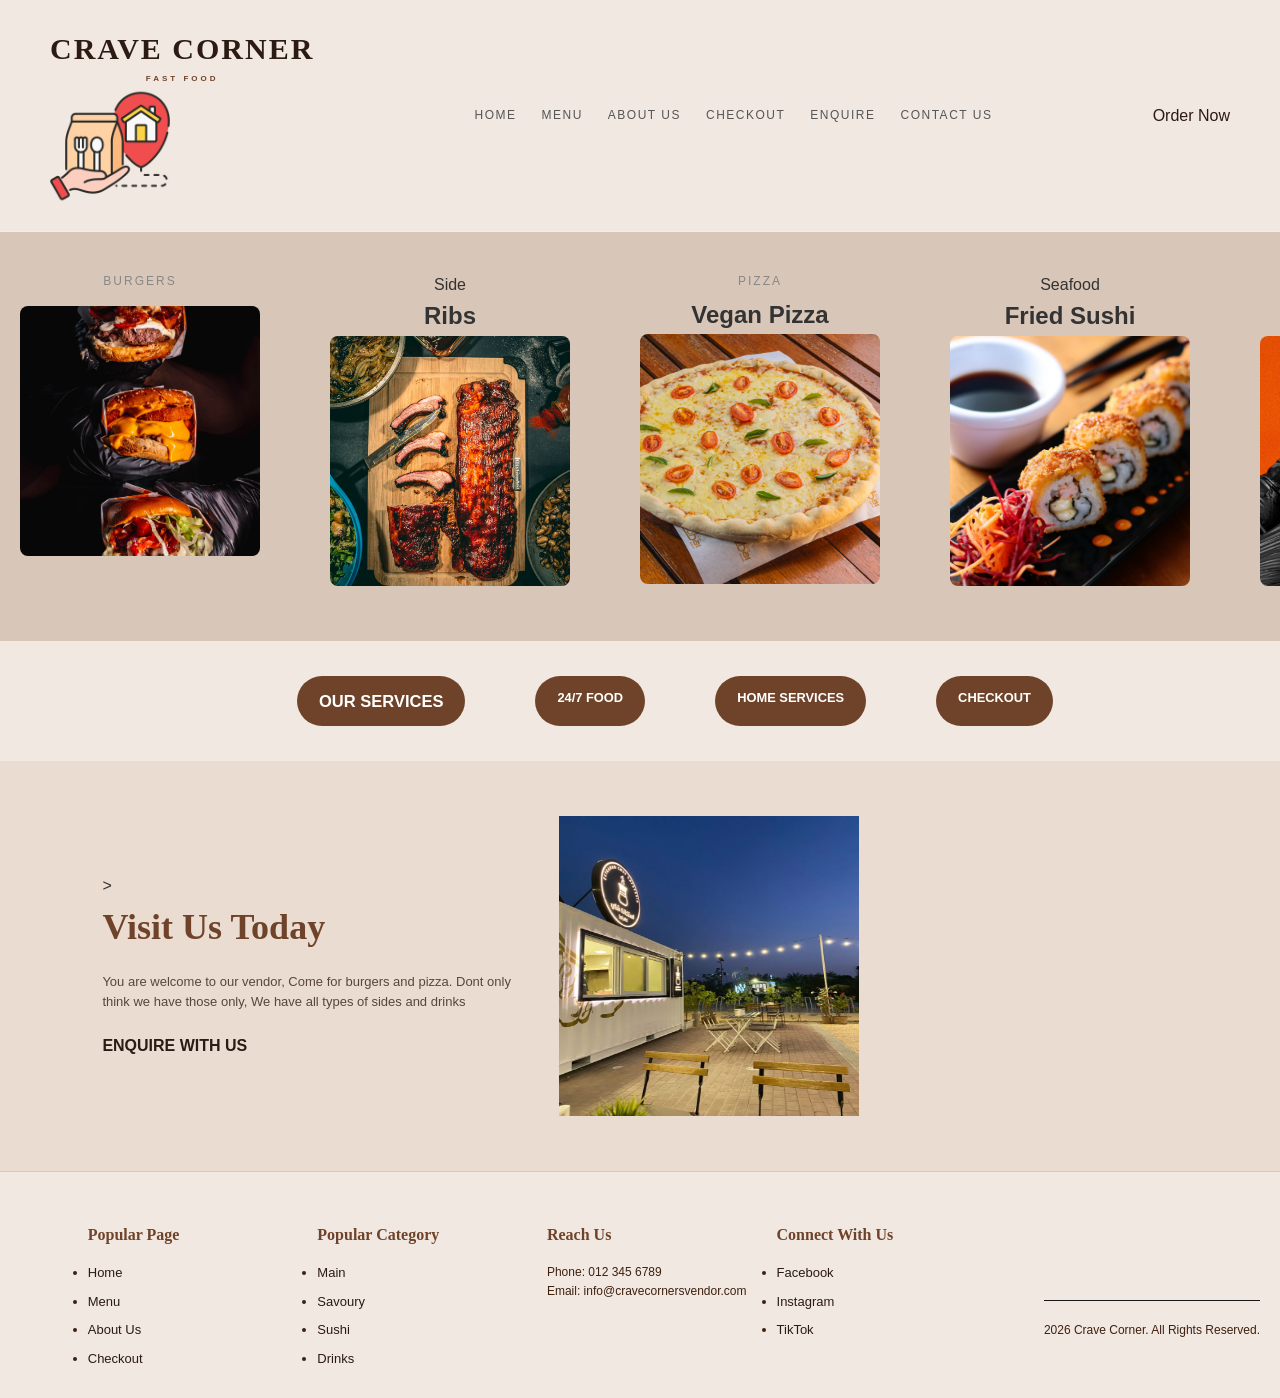
<file: Index.html>
<!DOCTYPE html>
<html lang="en">
<head>
    <title> Crave Corner | Home Page</title>
    <meta charset="UTF-8">
    <meta name="viewport" content="width=device-width, initial-scale=1.0">
    <meta name="Descriprion" content="the main landing page of the Crave Corner website. It introduces customers to the food vendor, showcases the brand and provides an overview of the services offered."
    
</head>


    <!--EMBEDDED CSS-->
    <style>

        
     /* Top Header Navigation */
        header {
            display: flex;
            justify-content: space-between;
            align-items: center;
            padding: 20px 60px;
            background-color: #F1E8E1;
            border-bottom: 1px solid #eeeeee;
            position: sticky;
            top: 0;
            z-index: 100;
        }

      .logo {
    font-family: 'Playfair Display', serif;
    font-size: 30px;
    font-weight: 700;
    letter-spacing: 2px;
    color: #2B1B12;
}

.logo span {
    display: block;
    font-family: 'DM Sans', sans-serif;
    font-size: 8px;
    letter-spacing: 3px;
    text-align: center;
    color: #6F4329;
}

        nav {
            display: flex;
            gap: 30px;
        }

        nav a {
            font-size: 13px;
            text-transform: uppercase;
            letter-spacing: 1.5px;
            color:#6F4329;
            transition: color 0.3s;
        }

        nav a:hover {
            color: #000000;
        }
        
    /* The container that hides the outer overflow */
        .marquee-wrapper {
            width: 100%;
            overflow: hidden;
            background: #d8c6b8;
            padding: 20px 0;
        }

        /* The track that moves continuously */
        .marquee-track {
            display: flex;
            gap: 30px;
            width: max-content;
            animation: scrollMenu 20s linear infinite;
        }

        /* Pauses the movement when someone hovers their mouse over a food */
        .marquee-wrapper:hover .marquee-track {
            animation-play-state: paused;
        }

        .card {
            background: #d8c6b8;
            border-radius: 12px;
            overflow: hidden;
            width: 280px;
            text-align: center;
            padding: 20px;
            flex-shrink: 0; /* Prevents cards from squishing */
        }

        .Food-tag {
            font-size: 12px;
            text-transform: uppercase;
            letter-spacing: 2px;
            color: #888;
            margin-bottom: 5px;
        }

        .Food-title {
            font-size: 22px;
            font-weight: bold;
            text-transform: uppercase;
            margin: 0 0 15px 0;
            letter-spacing: 1px;
        }

        .image-placeholder {
            width: 100%;
            height: 250px;
            background-color: #eaeaea;
            border-radius: 8px;
            display: flex;
            align-items: center;
            justify-content: center;
            color: #666;
            font-size: 14px;
            margin-bottom: 15px;
            object-fit: cover;
        }


        /* Keyframes to smoothly move the track */
        @keyframes scrollMenu {
            0% {
                transform: translateX(0);
            }
            100% {
                /* Moves exactly half the width of the combined duplicated track for a seamless loop */
                transform: translateX(calc(-50% - 15px)); 
            }
        }
    </style>

<body>
     <link rel="stylesheet" href="style.css">

    <!-- Navigation Header -->
    <header>
        <!--logo-->

             <div class="logo">
                CRAVE CORNER
                 <span>
                    FAST FOOD
                </span>
            <img src="IMAGES/logo.png" alt="creatives corner logo" width="120px" height="auto">
            </div>
        <nav>
            <a href="index.html">Home</a>
            <a href="menu.html">Menu</a>
            <a href="about_us.html">About Us</a>
            <a href="checkout.html">Checkout</a>
            <a href="enquire.html">Enquire</a>
            <a href="contact_us.html">Contact Us</a>
        </nav>
        <a href="Menu.html" class="btn-shop" >Order Now</a>
    </header>
    
    <!-- Main Content -->
    <main>

         <div class="marquee-wrapper">
        <div class="marquee-track">
            
            <!-- ====== ORIGINAL CARDS ====== -->
             <!--start from card one until the last added cards-->
            <!-- Card 1: burger -->
            <div class="card">
                <div class="Food-tag">Burgers</div>
                <h2 class="Food-title Burgers"></h2>
                <img class="image-placeholder" src="IMAGES/Burger 1.jpg" alt="Smash Burgers">
               
            </div>

             <div class="card">
                <div class="food-tag">Side</div>
                <h2 class="food-title chocolate">Ribs</h2>
                <img class="image-placeholder" src="IMAGES/rib 1.jpg" alt="Ribs">
                
            </div>

            <!-- Card 2: Pizza-->
            <div class="card">
                <div class="Food-tag">Pizza</div>
                <h2 class="food-title Pizza">Vegan Pizza</h2>
                <img class="image-placeholder" src="IMAGES/pizza 2.jpg" alt="Pizza">
               
            </div>

           <!-- Card 3: Sushi -->
            <div class="card">
                <div class="food-tag">Seafood</div>
                <h2 class="food-title chocolate">Fried Sushi</h2>
                <img class="image-placeholder" src="IMAGES/sushi 2.jpg" alt="Sushi">
              
            </div>

            <!-- ====== DUPLICATED CARDS (Creates the endless infinite loop effect) ====== -->
            <div class="card">
                <div class="food-tag">Wings</div>
                <h2 class="food-title wings"> Dunked Wings</h2>
                <img class="image-placeholder" src="IMAGES/wing 1.jpg" alt="Wings">
                
            </div>

            <div class="card">
                <div class="food-tag">Side</div>
                <h2 class="food-title chocolate">Nachos</h2>
                <img class="image-placeholder" src="IMAGES/nacho 1.jpg" alt="nachos">
                
            </div>
            <div class="card">
                <div class="food-tag">Side</div>
                <h2 class="food-title chocolate">Chicken Nuggets</h2>
                <img class="image-placeholder" src="IMAGES/chicken nugget 1.jpg" alt="chicken nuggets">
                
            </div>

            <div class="card">
                <div class="food-tag">drinks</div>
                <h2 class="food-title chocolate">Moctails</h2>
                <img class="image-placeholder" src="IMAGES/mocktail 1.jpg" alt="Mocktails">
                
            </div>

        </div>
    </div>
         </section>


        <!-- Services / Quick Links -->
        <section class="quick-links">
            
            <div class="quick-items">
                <div class="quick-icon">
                
            </div>
           
            </div>
            <a href="About_us.html"
            class="order-btn"
            style="letter-spacing: normal;">
            <h2>Our Services</h2>
             </a>
            

           <a href="Menu.html"
                class="order-btn"
                style="letter-spacing:normal;">
                    <h3>24/7 FOOD</h3>
                </a>

                <a href="Contact_us.html"
                class="order-btn"
                style="letter-spacing: normal;">
                    <h3>HOME SERVICES</h3>
                </a>

                <a href="Checkout.html"
                class="order-btn"
                style="letter-spacing: normal;">
                    <h3>CHECKOUT</h3>
                </a>
            
        </section>

        <!--VISIT US-->

        <section
        id="gallery"
        class="visit-us">

        <div class="visit-content">
            ><h2>
                Visit Us Today
            </h2>
            <p>
            You are welcome to our vendor, Come for burgers and pizza. Dont only think we have those only, We have all types of sides and drinks
            </p>
            <!--INLINE CSS-->
            <a 
            href="Enquire.html"
            class="Enquire Us-btn"
            style="font-weight: 600;">
            ENQUIRE WITH US

            </a>

        </div>
        
        <div class="visit-image">
        <img src="IMAGES/food vendor.jpg" width="300px" height="300px">
       

        </div>

        </section>

    </main>
   
    <!-- Footer -->

    <!-- Footer -->
    <footer>
        <div class="footer-content">
            <div class="footer-col">
                <h3>Popular Page</h3>
                <ul>
                    <li><a href="index.html">Home</a></li>
                    <li><a href="menu.html">Menu</a></li>
                    <li><a href="About_us.html">About Us</a></li>
                    <li><a href="checkout.html">Checkout</a></li>
                </ul>
            </div>
            <div class="footer-col">
                <h3>Popular Category</h3>
                <ul>
                    <li><a href="#">Main</a></li>
                    <li><a href="#">Savoury</a></li>
                    <li><a href="#">Sushi</a></li>
                    <li><a href="#">Drinks</a></li>
                </ul>
            </div>
            <div class="footer-col">
                <h3>Reach Us</h3>
                <p>Phone: 012 345 6789</p>
                <p>Email: info@cravecornersvendor.com</p>
            </div>
            <div class="footer-col">
                <h3>Connect With Us</h3>
                <ul>
                    <li><a href="#">Facebook</a></li>
                    <li><a href="#">Instagram</a></li>
                    <li><a href="#">TikTok</a></li>
                </ul>
            </div>
        </div>
        <div class="copyright">
             2026 Crave Corner. All Rights Reserved.
        </div>
    </footer>

    
</body>
</html>
</file>
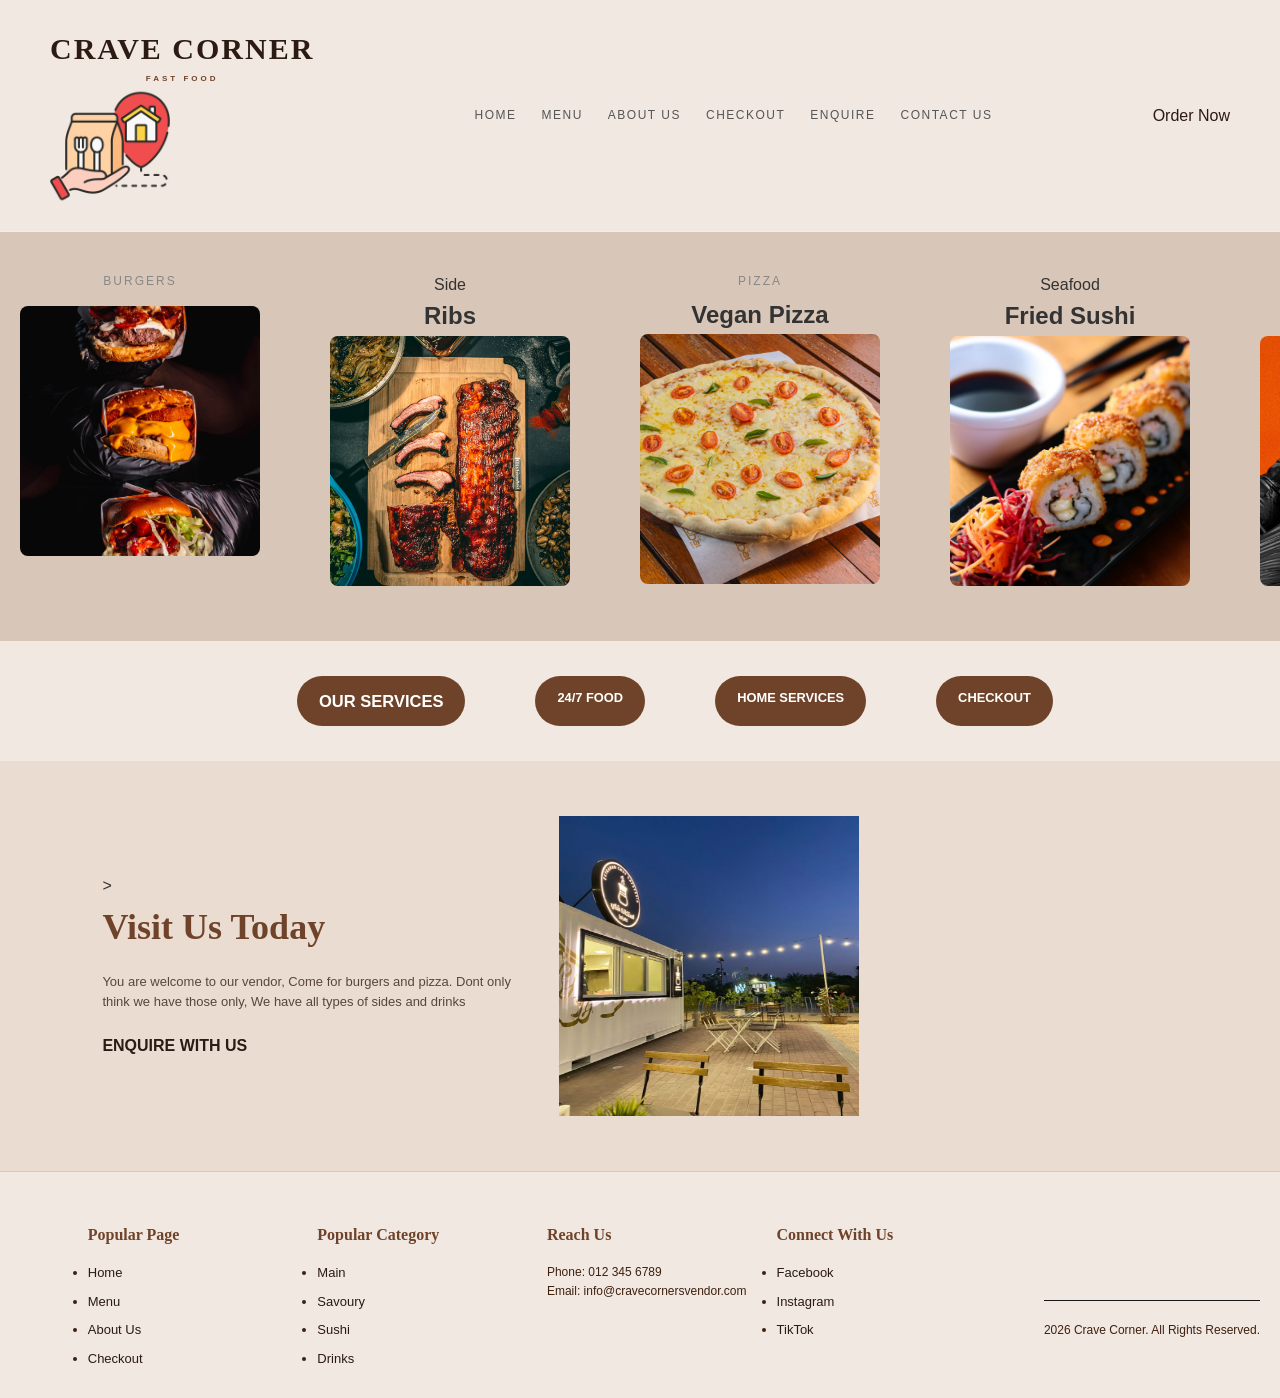
<file: index.html>
<!DOCTYPE html>
<html lang="en">
<head>
    <title> Crave Corner | Home Page</title>
    <meta charset="UTF-8">
    <meta name="viewport" content="width=device-width, initial-scale=1.0">
    <meta name="Descriprion" content="the main landing page of the Crave Corner website. It introduces customers to the food vendor, showcases the brand and provides an overview of the services offered."
    
</head>


    <!--EMBEDDED CSS-->
    <style>

        
     /* Top Header Navigation */
        header {
            display: flex;
            justify-content: space-between;
            align-items: center;
            padding: 20px 60px;
            background-color: #F1E8E1;
            border-bottom: 1px solid #eeeeee;
            position: sticky;
            top: 0;
            z-index: 100;
        }

      .logo {
    font-family: 'Playfair Display', serif;
    font-size: 30px;
    font-weight: 700;
    letter-spacing: 2px;
    color: #2B1B12;
}

.logo span {
    display: block;
    font-family: 'DM Sans', sans-serif;
    font-size: 8px;
    letter-spacing: 3px;
    text-align: center;
    color: #6F4329;
}

        nav {
            display: flex;
            gap: 30px;
        }

        nav a {
            font-size: 13px;
            text-transform: uppercase;
            letter-spacing: 1.5px;
            color:#6F4329;
            transition: color 0.3s;
        }

        nav a:hover {
            color: #000000;
        }
        
    /* The container that hides the outer overflow */
        .marquee-wrapper {
            width: 100%;
            overflow: hidden;
            background: #d8c6b8;
            padding: 20px 0;
        }

        /* The track that moves continuously */
        .marquee-track {
            display: flex;
            gap: 30px;
            width: max-content;
            animation: scrollMenu 20s linear infinite;
        }

        /* Pauses the movement when someone hovers their mouse over a food */
        .marquee-wrapper:hover .marquee-track {
            animation-play-state: paused;
        }

        .card {
            background: #d8c6b8;
            border-radius: 12px;
            overflow: hidden;
            width: 280px;
            text-align: center;
            padding: 20px;
            flex-shrink: 0; /* Prevents cards from squishing */
        }

        .Food-tag {
            font-size: 12px;
            text-transform: uppercase;
            letter-spacing: 2px;
            color: #888;
            margin-bottom: 5px;
        }

        .Food-title {
            font-size: 22px;
            font-weight: bold;
            text-transform: uppercase;
            margin: 0 0 15px 0;
            letter-spacing: 1px;
        }

        .image-placeholder {
            width: 100%;
            height: 250px;
            background-color: #eaeaea;
            border-radius: 8px;
            display: flex;
            align-items: center;
            justify-content: center;
            color: #666;
            font-size: 14px;
            margin-bottom: 15px;
            object-fit: cover;
        }


        /* Keyframes to smoothly move the track */
        @keyframes scrollMenu {
            0% {
                transform: translateX(0);
            }
            100% {
                /* Moves exactly half the width of the combined duplicated track for a seamless loop */
                transform: translateX(calc(-50% - 15px)); 
            }
        }
    </style>

<body>
     <link rel="stylesheet" href="style.css">

    <!-- Navigation Header -->
    <header>
        <!--logo-->

             <div class="logo">
                CRAVE CORNER
                 <span>
                    FAST FOOD
                </span>
            <img src="IMAGES/logo.png" alt="creatives corner logo" width="120px" height="auto">
            </div>
        <nav>
            <a href="index.html">Home</a>
            <a href="menu.html">Menu</a>
            <a href="about_us.html">About Us</a>
            <a href="checkout.html">Checkout</a>
            <a href="enquire.html">Enquire</a>
            <a href="contact_us.html">Contact Us</a>
        </nav>
        <a href="menu.html" class="btn-shop" >Order Now</a>
    </header>
    
    <!-- Main Content -->
    <main>

         <div class="marquee-wrapper">
        <div class="marquee-track">
            
            <!-- ====== ORIGINAL CARDS ====== -->
             <!--start from card one until the last added cards-->
            <!-- Card 1: burger -->
            <div class="card">
                <div class="Food-tag">Burgers</div>
                <h2 class="Food-title Burgers"></h2>
                <img class="image-placeholder" src="IMAGES/Burger 1.jpg" alt="Smash Burgers">
               
            </div>

             <div class="card">
                <div class="food-tag">Side</div>
                <h2 class="food-title chocolate">Ribs</h2>
                <img class="image-placeholder" src="IMAGES/rib 1.jpg" alt="Ribs">
                
            </div>

            <!-- Card 2: Pizza-->
            <div class="card">
                <div class="Food-tag">Pizza</div>
                <h2 class="food-title Pizza">Vegan Pizza</h2>
                <img class="image-placeholder" src="IMAGES/pizza 2.jpg" alt="Pizza">
               
            </div>

           <!-- Card 3: Sushi -->
            <div class="card">
                <div class="food-tag">Seafood</div>
                <h2 class="food-title chocolate">Fried Sushi</h2>
                <img class="image-placeholder" src="IMAGES/sushi 2.jpg" alt="Sushi">
              
            </div>

            <!-- ====== DUPLICATED CARDS (Creates the endless infinite loop effect) ====== -->
            <div class="card">
                <div class="food-tag">Wings</div>
                <h2 class="food-title wings"> Dunked Wings</h2>
                <img class="image-placeholder" src="IMAGES/wing 1.jpg" alt="Wings">
                
            </div>

            <div class="card">
                <div class="food-tag">Side</div>
                <h2 class="food-title chocolate">Nachos</h2>
                <img class="image-placeholder" src="IMAGES/nacho 1.jpg" alt="nachos">
                
            </div>
            <div class="card">
                <div class="food-tag">Side</div>
                <h2 class="food-title chocolate">Chicken Nuggets</h2>
                <img class="image-placeholder" src="IMAGES/chicken nugget 1.jpg" alt="chicken nuggets">
                
            </div>

            <div class="card">
                <div class="food-tag">drinks</div>
                <h2 class="food-title chocolate">Moctails</h2>
                <img class="image-placeholder" src="IMAGES/mocktail 1.jpg" alt="Mocktails">
                
            </div>

        </div>
    </div>
         </section>


        <!-- Services / Quick Links -->
        <section class="quick-links">
            
            <div class="quick-items">
                <div class="quick-icon">
                
            </div>
           
            </div>
            <a href="about_us.html"
            class="order-btn"
            style="letter-spacing: normal;">
            <h2>Our Services</h2>
             </a>
            

           <a href="menu.html"
                class="order-btn"
                style="letter-spacing:normal;">
                    <h3>24/7 FOOD</h3>
                </a>

                <a href="contact_us.html"
                class="order-btn"
                style="letter-spacing: normal;">
                    <h3>HOME SERVICES</h3>
                </a>

                <a href="checkout.html"
                class="order-btn"
                style="letter-spacing: normal;">
                    <h3>CHECKOUT</h3>
                </a>
            
        </section>

        <!--VISIT US-->

        <section
        id="gallery"
        class="visit-us">

        <div class="visit-content">
            ><h2>
                Visit Us Today
            </h2>
            <p>
            You are welcome to our vendor, Come for burgers and pizza. Dont only think we have those only, We have all types of sides and drinks
            </p>
            <!--INLINE CSS-->
            <a 
            href="enquire.html"
            class="Enquire Us-btn"
            style="font-weight: 600;">
            ENQUIRE WITH US

            </a>

        </div>
        
        <div class="visit-image">
        <img src="IMAGES/food vendor.jpg" width="300px" height="300px">
       

        </div>

        </section>

    </main>
   
    <!-- Footer -->

    <!-- Footer -->
    <footer>
        <div class="footer-content">
            <div class="footer-col">
                <h3>Popular Page</h3>
                <ul>
                    <li><a href="index.html">Home</a></li>
                    <li><a href="menu.html">Menu</a></li>
                    <li><a href="about_us.html">About Us</a></li>
                    <li><a href="checkout.html">Checkout</a></li>
                </ul>
            </div>
            <div class="footer-col">
                <h3>Popular Category</h3>
                <ul>
                    <li><a href="#">Main</a></li>
                    <li><a href="#">Savoury</a></li>
                    <li><a href="#">Sushi</a></li>
                    <li><a href="#">Drinks</a></li>
                </ul>
            </div>
            <div class="footer-col">
                <h3>Reach Us</h3>
                <p>Phone: 012 345 6789</p>
                <p>Email: info@cravecornersvendor.com</p>
            </div>
            <div class="footer-col">
                <h3>Connect With Us</h3>
                <ul>
                    <li><a href="#">Facebook</a></li>
                    <li><a href="#">Instagram</a></li>
                    <li><a href="#">TikTok</a></li>
                </ul>
            </div>
        </div>
        <div class="copyright">
             2026 Crave Corner. All Rights Reserved.
        </div>
    </footer>

    
</body>
</html>
</file>
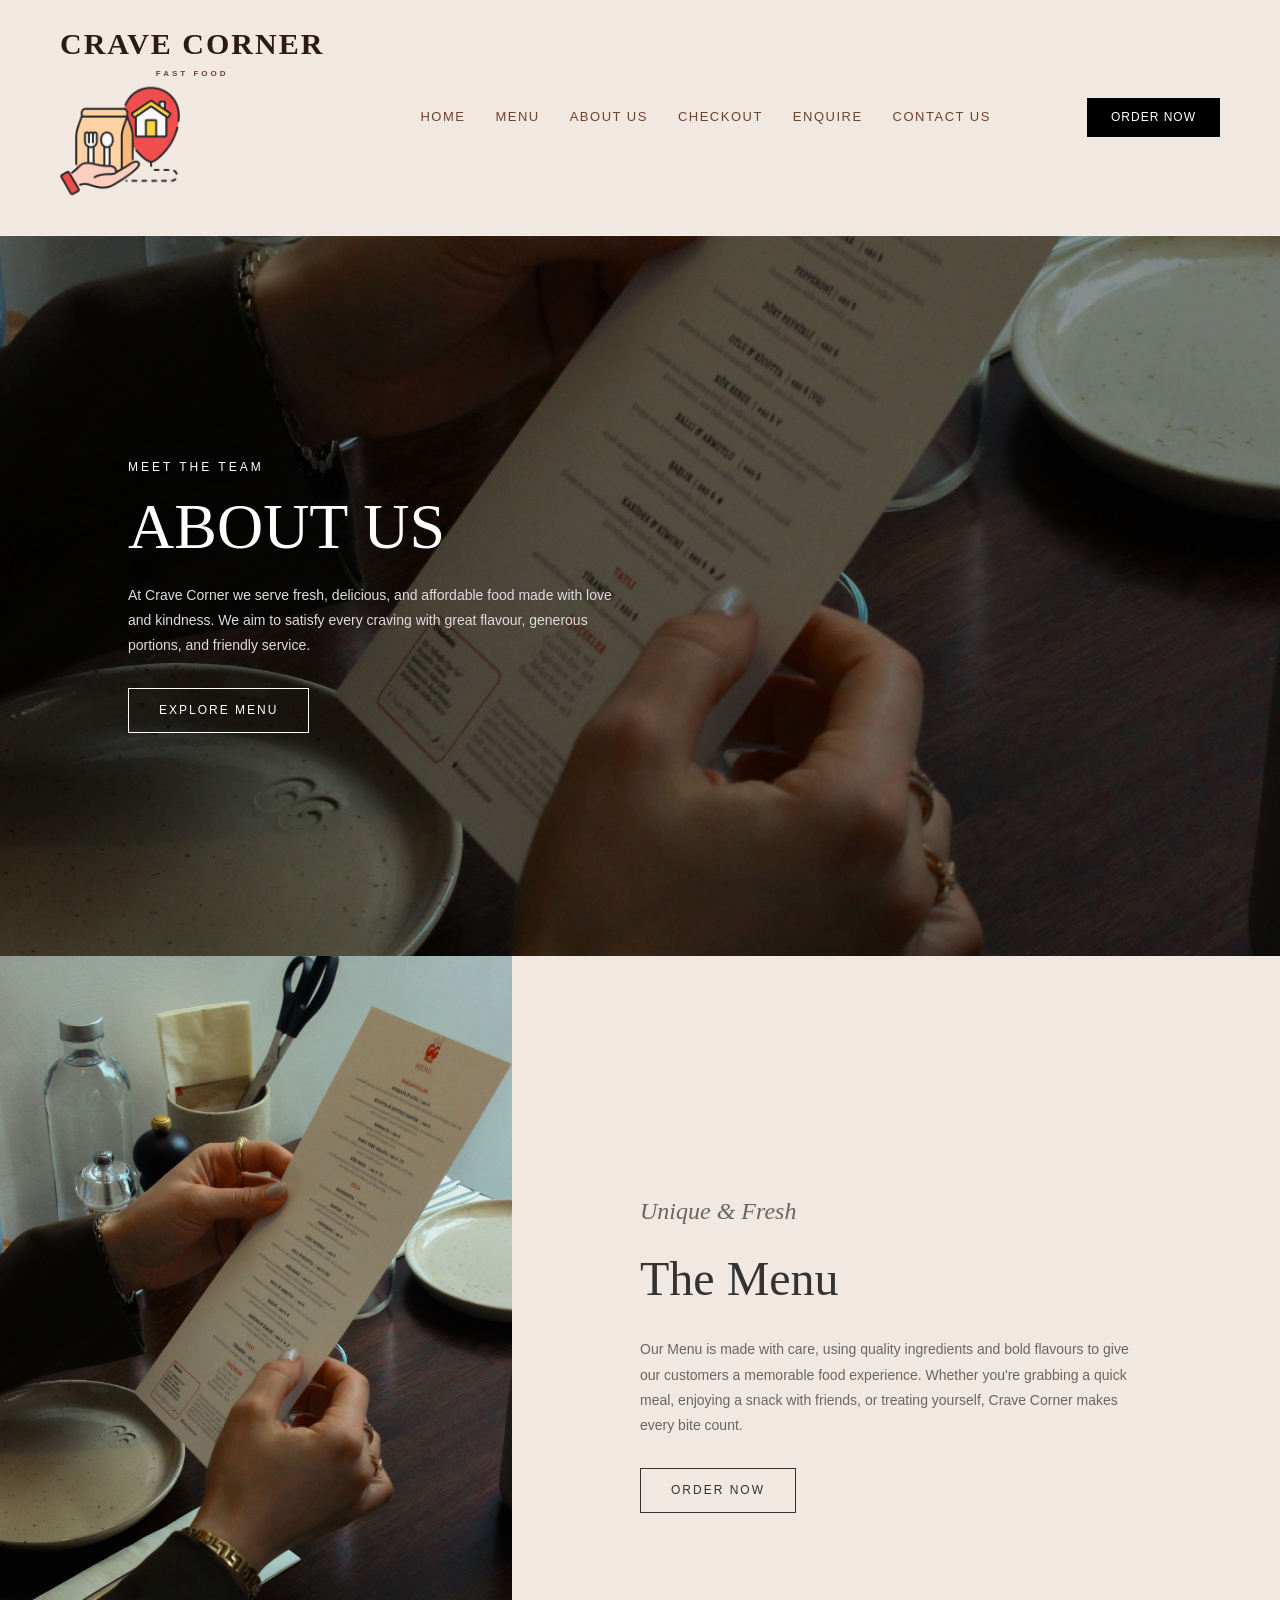
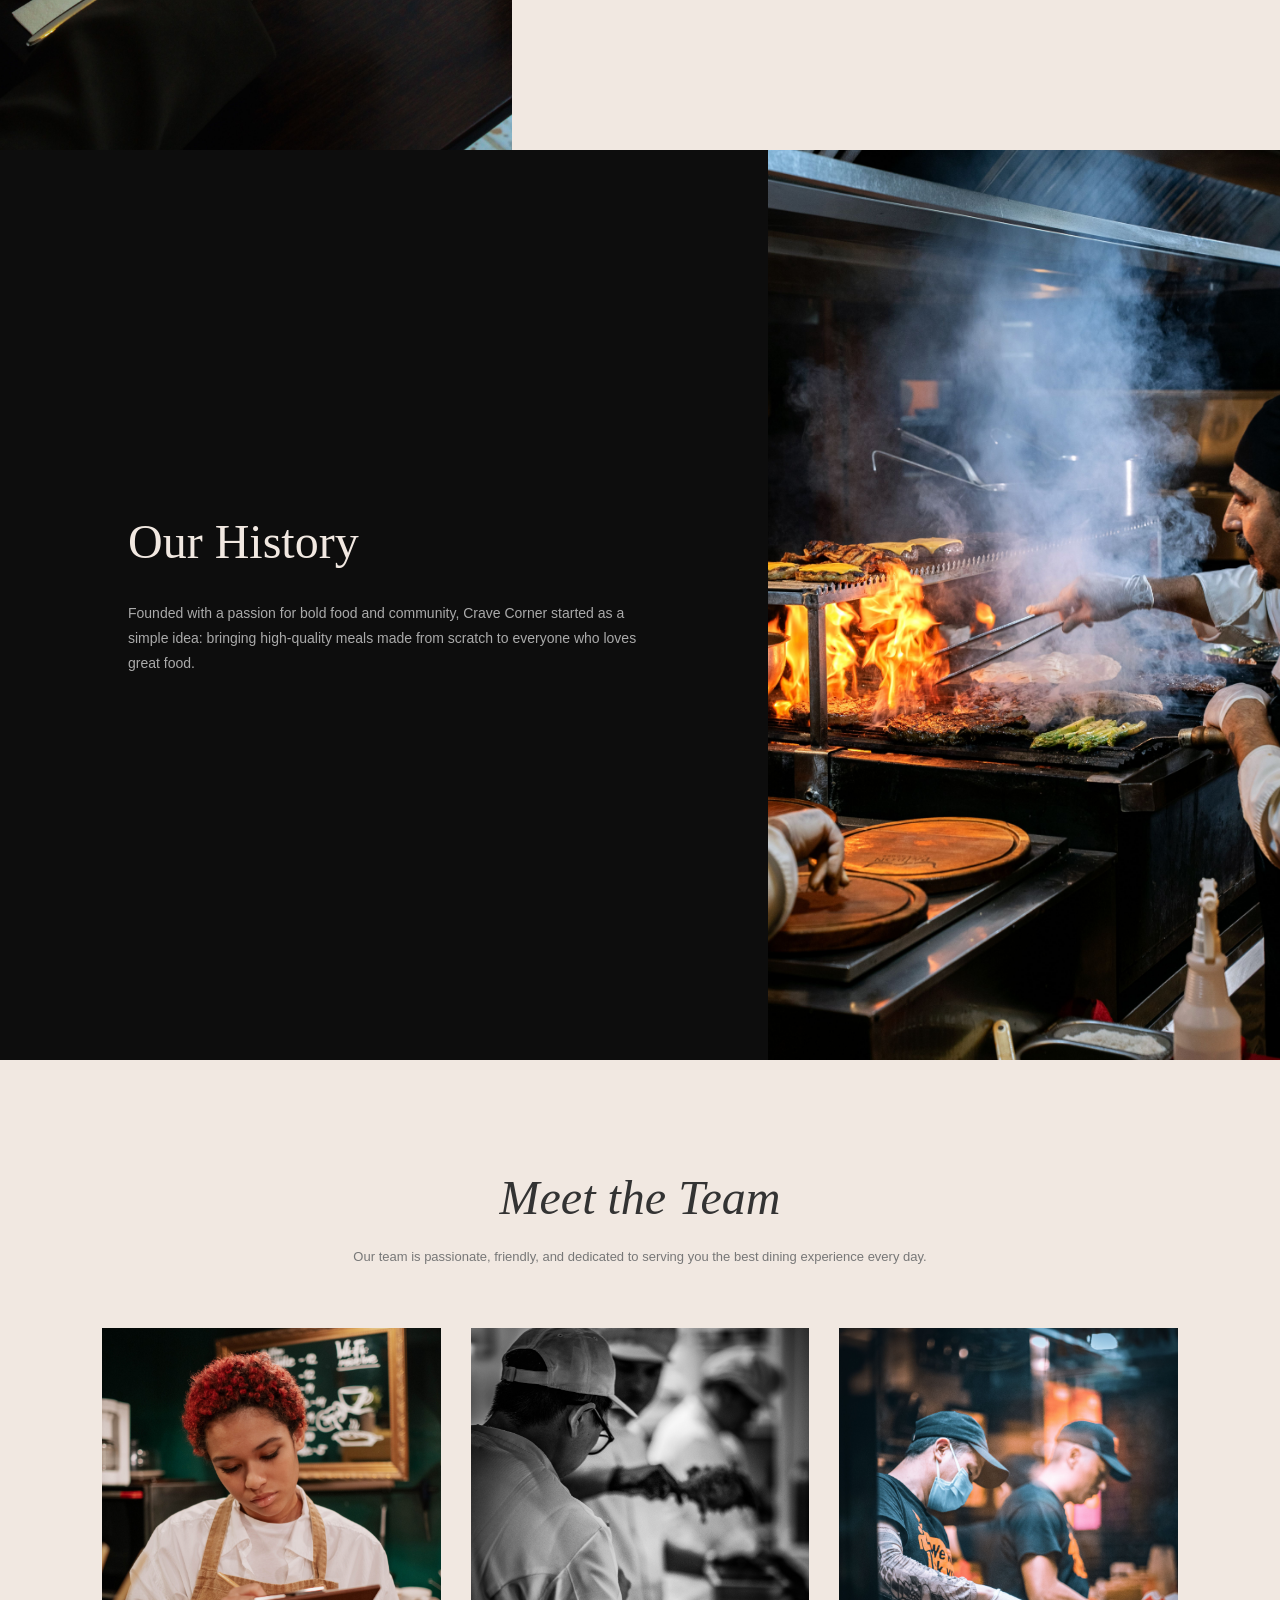
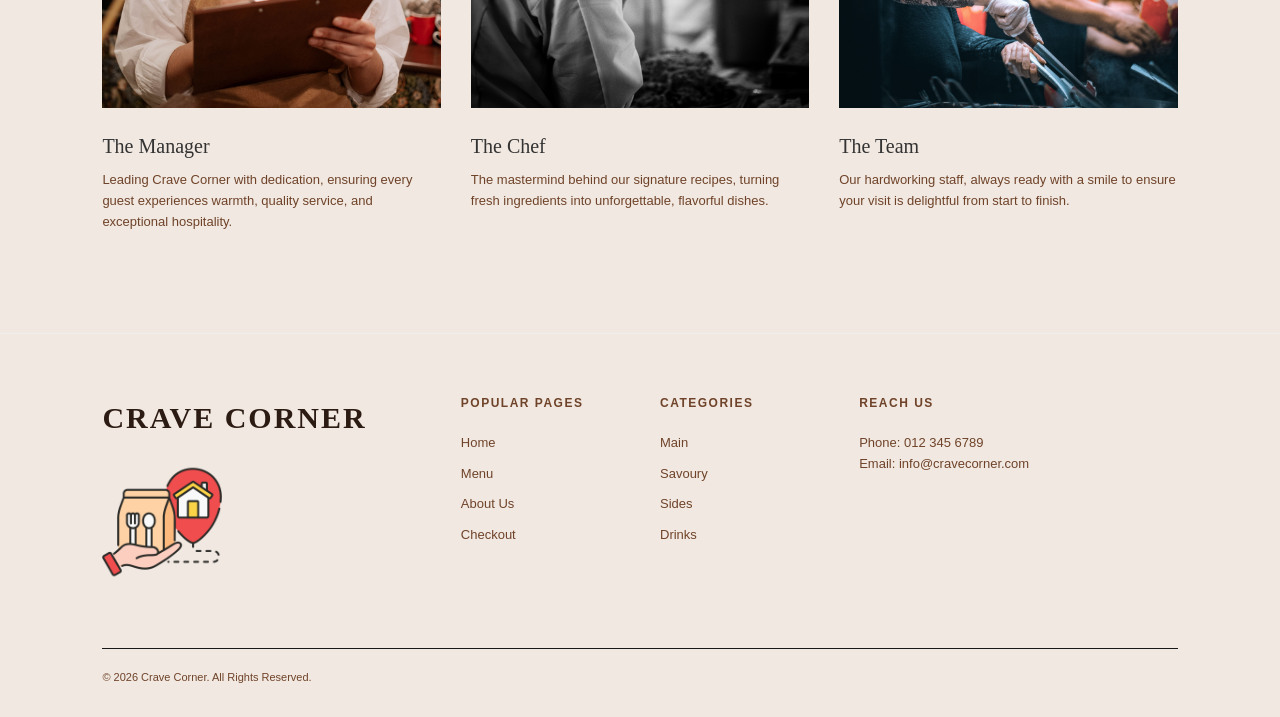
<file: About_us.html>
<!DOCTYPE html>
<html lang="en">
<head>
     <title> About Us | Crave Corner</title>
    <meta charset="UTF-8">
    <meta name="viewport" content="width=device-width, initial-scale=1.0">
    <meta name="Descriprion" content="Provides information about Crave Corner, including the background, purpose, mission and vision of the business."
   
</head>
    
    <style>
        /* Base Styles */
        * {
            margin: 0;
            padding: 0;
            box-sizing: border-box;
        }

        body {
            font-family: 'Helvetica Neue', Arial, sans-serif;
            background-color: #F1E8E1;
            color: #333333;
            line-height: 1.6;
        }

        a {
            text-decoration: none;
            color: inherit;
        }

        ul {
            list-style: none;
        }

        /* Top Header Navigation */
        header {
            display: flex;
            justify-content: space-between;
            align-items: center;
            padding: 20px 60px;
            background-color: #F1E8E1;
            border-bottom: 1px solid #eeeeee;
            position: sticky;
            top: 0;
            z-index: 100;
        }

      .logo {
    font-family: 'Playfair Display', serif;
    font-size: 30px;
    font-weight: 700;
    letter-spacing: 2px;
    color: #2B1B12;
}

.logo span {
    display: block;
    font-family: 'DM Sans', sans-serif;
    font-size: 8px;
    letter-spacing: 3px;
    text-align: center;
    color: #6F4329;
}

        nav {
            display: flex;
            gap: 30px;
        }

        nav a {
            font-size: 13px;
            text-transform: uppercase;
            letter-spacing: 1.5px;
            color:#6F4329;
            transition: color 0.3s;
        }

        nav a:hover {
            color: #000000;
        }

        .btn-shop {
            background-color: #000000;
            color: #ffffff;
            padding: 10px 24px;
            font-size: 12px;
            text-transform: uppercase;
            letter-spacing: 1px;
            border: none;
            cursor: pointer;
        }

        /* Hero Banner */
        .hero {
            position: relative;
            height: 80vh;
            background: linear-gradient(rgba(0, 0, 0, 0.4), rgba(0, 0, 0, 0.4)), url('IMAGES/Menu.jpg') center/cover no-repeat;
            display: flex;
            align-items: center;
            padding: 0 10%;
            color: #ffffff;
        }

        .hero-content {
            max-width: 500px;
        }

        .hero-subtitle {
            font-size: 12px;
            text-transform: uppercase;
            letter-spacing: 3px;
            margin-bottom: 15px;
            display: block;
        }

        .hero-title {
            font-family: 'Georgia', serif;
            font-size: 64px;
            font-weight: normal;
            line-height: 1.1;
            margin-bottom: 20px;
        }

        .hero-description {
            font-size: 14px;
            line-height: 1.8;
            margin-bottom: 30px;
            color: #dddddd;
        }

        .btn-outline {
            display: inline-block;
            border: 1px solid #ffffff;
            color: #ffffff;
            padding: 12px 30px;
            font-size: 12px;
            text-transform: uppercase;
            letter-spacing: 2px;
            transition: background 0.3s, color 0.3s;
        }

        .btn-outline:hover {
            background: #ffffff;
            color: #000000;
        }

        /* Split Section 1 (Light) */
        .split-section {
            display: flex;
            min-height: 80vh;
        }

        .split-image, .split-text {
            flex: 1;
        }

        .split-image img {
            width: 100%;
            height: 100%;
            object-fit: cover;
            display: block;
        }

        .split-text {
            display: flex;
            flex-direction: column;
            justify-content: center;
            padding: 80px 10%;
            background-color: #F1E8E1;
        }

        .split-subtitle {
            font-family: 'Georgia', serif;
            font-style: italic;
            font-size: 24px;
            color: #666666;
            margin-bottom: 10px;
        }

        .split-title {
            font-family: 'Georgia', serif;
            font-size: 48px;
            font-weight: normal;
            margin-bottom: 20px;
        }

        .split-description {
            font-size: 14px;
            color: #666666;
            line-height: 1.8;
            margin-bottom: 30px;
        }

        .btn-outline-dark {
            display: inline-block;
            border: 1px solid #333333;
            color: #333333;
            padding: 12px 30px;
            font-size: 12px;
            text-transform: uppercase;
            letter-spacing: 2px;
            align-self: flex-start;
        }

        /* Split Section 2 (Dark) */
        .split-section.dark {
            background-color: #0d0d0d;
            color: #F1E8E1;
        }

        .split-section.dark .split-text {
            background-color: #0d0d0d;
        }

        .split-section.dark .split-description {
            color: #aaaaaa;
        }

        /* Team Section */
        .team-section {
            padding: 100px 8%;
            text-align: center;
            background-color: #F1E8E1;
        }

        .team-section h2 {
            font-family: 'Georgia', serif;
            font-size: 48px;
            font-weight: normal;
            margin-bottom: 10px;
            font-style: italic;
        }

        .team-section .subtitle {
            font-size: 13px;
            color: #777777;
            max-width: 600px;
            margin: 0 auto 60px;
        }

        .team-grid {
            display: grid;
            grid-template-columns: repeat(3, 1fr);
            gap: 30px;
        }

        .team-card {
            text-align: left;
        }

        .team-card img {
            width: 100%;
            height: 380px;
            object-fit: cover;
            margin-bottom: 15px;
        }

        .team-card h3 {
            font-family: 'Georgia', serif;
            font-size: 20px;
            font-weight: normal;
            margin-bottom: 8px;
        }

        .team-card p {
            font-size: 13px;
            color: #6F4329;
            line-height: 1.6;
        }

        /* Footer */
        footer {
            background-color: #F1E8E1;
            border-top: 1px solid #eeeeee;
            padding: 60px 8% 30px;
            font-size: 13px;
            color: #6F4329;
        }

        .footer-grid {
            display: grid;
            grid-template-columns: 2fr 1fr 1fr 2fr;
            gap: 40px;
            margin-bottom: 60px;
        }

        .footer-col h4 {
            font-size: 12px;
            text-transform: uppercase;
            letter-spacing: 1.5px;
            color:#6F4329;
            margin-bottom: 20px;
        }

        .footer-col li {
            margin-bottom: 10px;
        }

        .copyright {
            border-top: 1px solid #181818;
            padding-top: 20px;
            font-size: 11px;
            display: flex;
            justify-content: space-between;
        }

        /* Responsive */
        @media (max-width: 900px) {
            .split-section {
                flex-direction: column;
            }
            .team-grid {
                grid-template-columns: 1fr;
            }
            .footer-grid {
                grid-template-columns: 1fr 1fr;
            }
        }
    </style>

<body>

    <!-- Navigation Header -->
    <header>
        <!--logo-->

             <div class="logo">
                CRAVE CORNER
                 <span>
                    FAST FOOD
                </span>
            <img src="IMAGES/logo.png" alt="creatives corner logo" width="120px" height="auto">
            </div>
        <nav>
            <a href="index.html">Home</a>
            <a href="menu.html">Menu</a>
            <a href="about_us.html">About Us</a>
            <a href="checkout.html">Checkout</a>
            <a href="enquire.html">Enquire</a>
            <a href="contact_us.html">Contact Us</a>
        </nav>
        <a href="Menu.html" class="btn-shop" >Order Now</a>
    </header>

    <!-- Hero Banner -->
    <section class="hero">
        <div class="hero-content">
            <span class="hero-subtitle">Meet The Team</span>
            <h1 class="hero-title">ABOUT US</h1>
            <p class="hero-description">At Crave Corner we serve fresh, delicious, and affordable food made with love and kindness. We aim to satisfy every craving with great flavour, generous portions, and friendly service.</p>
            <a href="Menu.html" class="btn-outline">Explore Menu</a>
        </div>
    </section>

    <!-- Feature Split Section 1 -->
    <section class="split-section">
        <div class="split-image">
            <img src="IMAGES/Menu.jpg" alt="Our Menu">
        </div>
        <div class="split-text">
            <span class="split-subtitle">Unique & Fresh</span>
            <h2 class="split-title">The Menu</h2>
            <p class="split-description">Our Menu is made with care, using quality ingredients and bold flavours to give our customers a memorable food experience. Whether you're grabbing a quick meal, enjoying a snack with friends, or treating yourself, Crave Corner makes every bite count.</p>
            <a href="Menu.html" class="btn-outline-dark">Order Now</a>
        </div>
    </section>

    <!-- Feature Split Section 2 (Dark Theme) -->
    <section class="split-section dark">
        <div class="split-text">
            <h2 class="split-title">Our History</h2>
            <p class="split-description">Founded with a passion for bold food and community, Crave Corner started as a simple idea: bringing high-quality meals made from scratch to everyone who loves great food.</p>
        </div>
        <div class="split-image">
            <img src="IMAGES/the staff.jpg" alt="Our History">
        </div>
    </section>

    <!-- Team Section Grid -->
    <section class="team-section">
        <h2>Meet the Team</h2>
        <p class="subtitle">Our team is passionate, friendly, and dedicated to serving you the best dining experience every day.</p>

        <div class="team-grid">
            <div class="team-card">
                <img src="IMAGES/Manager.jpg" alt="The Manager">
                <h3>The Manager</h3>
                <p>Leading Crave Corner with dedication, ensuring every guest experiences warmth, quality service, and exceptional hospitality.</p>
            </div>

            <div class="team-card">
                <img src="IMAGES/The chef.jpg" alt="The Chef">
                <h3>The Chef</h3>
                <p>The mastermind behind our signature recipes, turning fresh ingredients into unforgettable, flavorful dishes.</p>
            </div>

            <div class="team-card">
                <img src="IMAGES/the team.jpg" alt="The Team">
                <h3>The Team</h3>
                <p>Our hardworking staff, always ready with a smile to ensure your visit is delightful from start to finish.</p>
            </div>
        </div>
    </section>

    <!-- Footer -->
    <footer>
        <div class="footer-grid">
            <div class="footer-col">
                <div class="logo" style="margin-bottom: 20px;">CRAVE CORNER</div>
                <img src="IMAGES/logo.png" alt="creatives corner logo" width="120px" height="auto">
            </div>

            <div class="footer-col">
                <h4>Popular Pages</h4>
                <ul>
                    <li><a href="Index.html">Home</a></li>
                    <li><a href="Menu.html">Menu</a></li>
                    <li><a href="About_us.html">About Us</a></li>
                    <li><a href="Checkout.html">Checkout</a></li>
                </ul>
            </div>

            <div class="footer-col">
                <h4>Categories</h4>
                <ul>
                    <li><a href="#">Main</a></li>
                    <li><a href="#">Savoury</a></li>
                    <li><a href="#">Sides</a></li>
                    <li><a href="#">Drinks</a></li>
                </ul>
            </div>

            <div class="footer-col">
                <h4>Reach Us</h4>
                <p>Phone: 012 345 6789</p>
                <p>Email: info@cravecorner.com</p>
            </div>
        </div>

        <div class="copyright">
            <span>&copy; 2026 Crave Corner. All Rights Reserved.</span>
            
        </div>
    </footer>

</body>
</html>
</file>
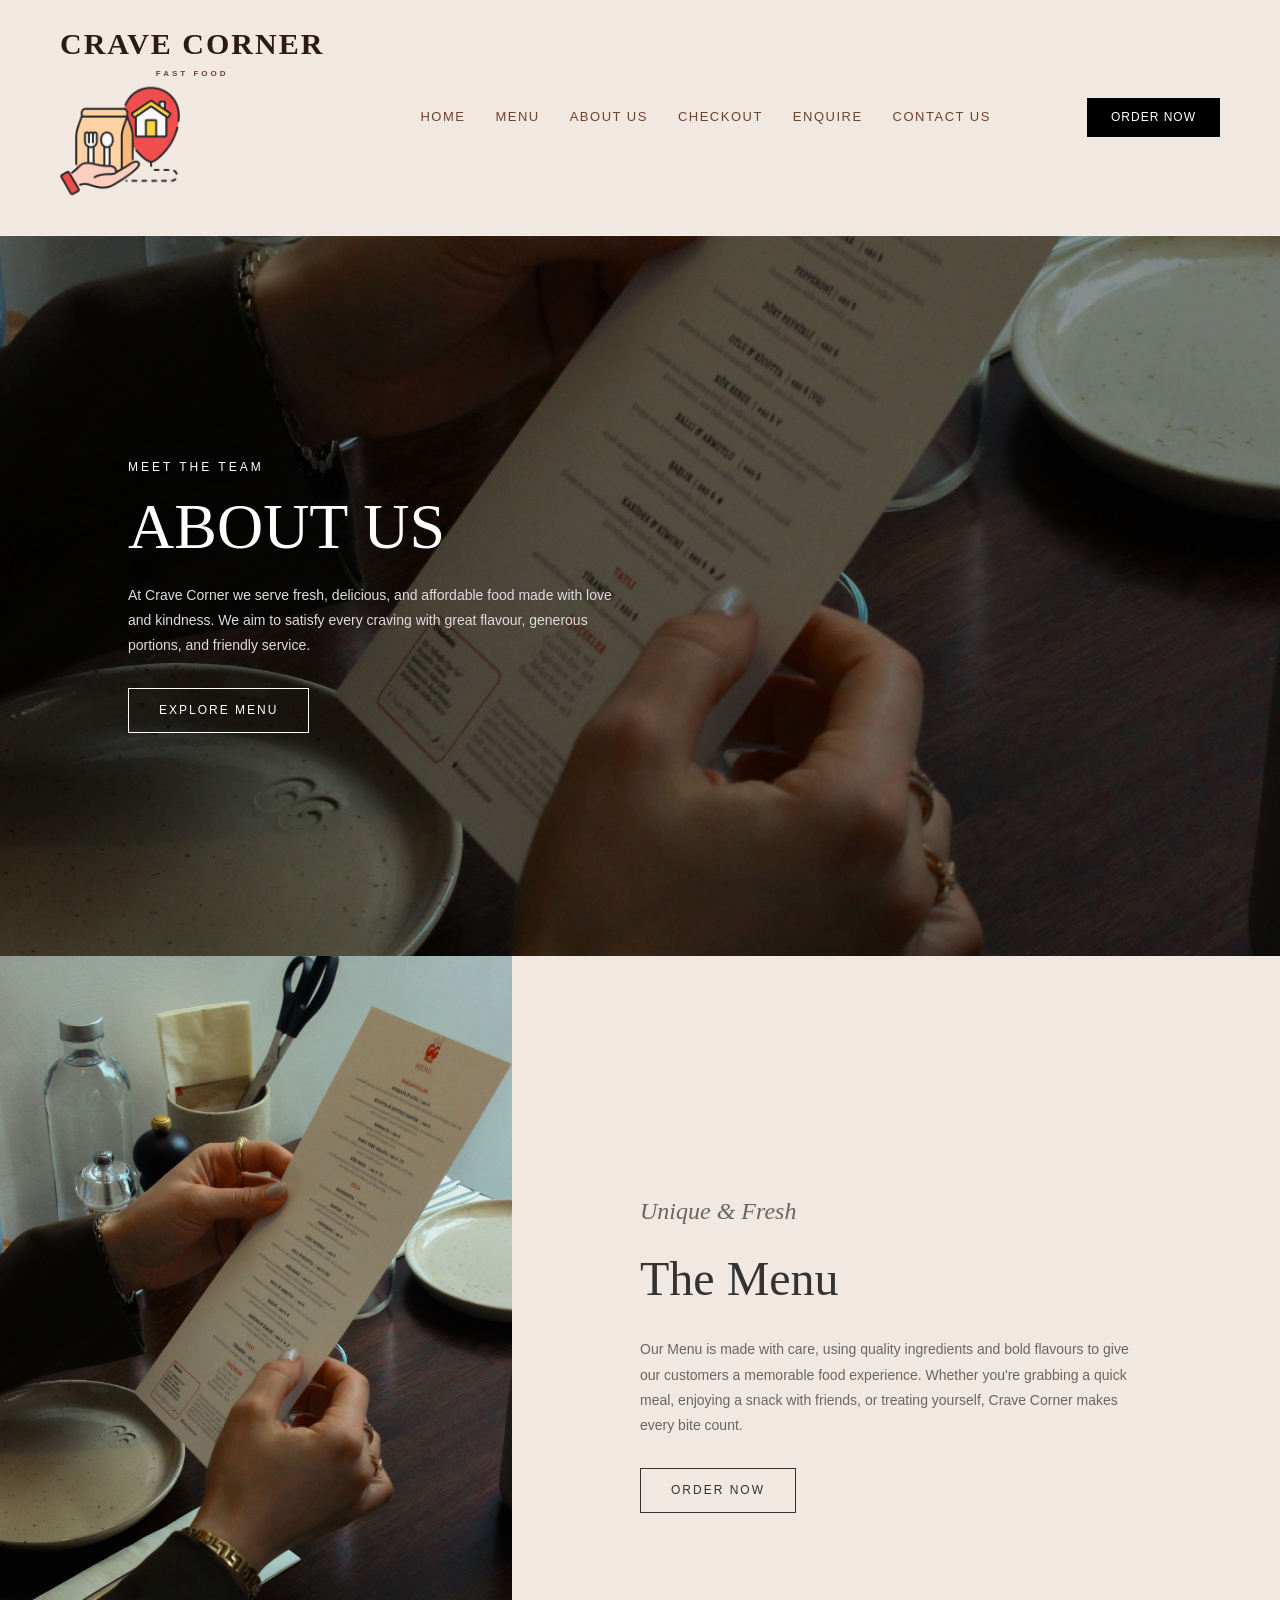
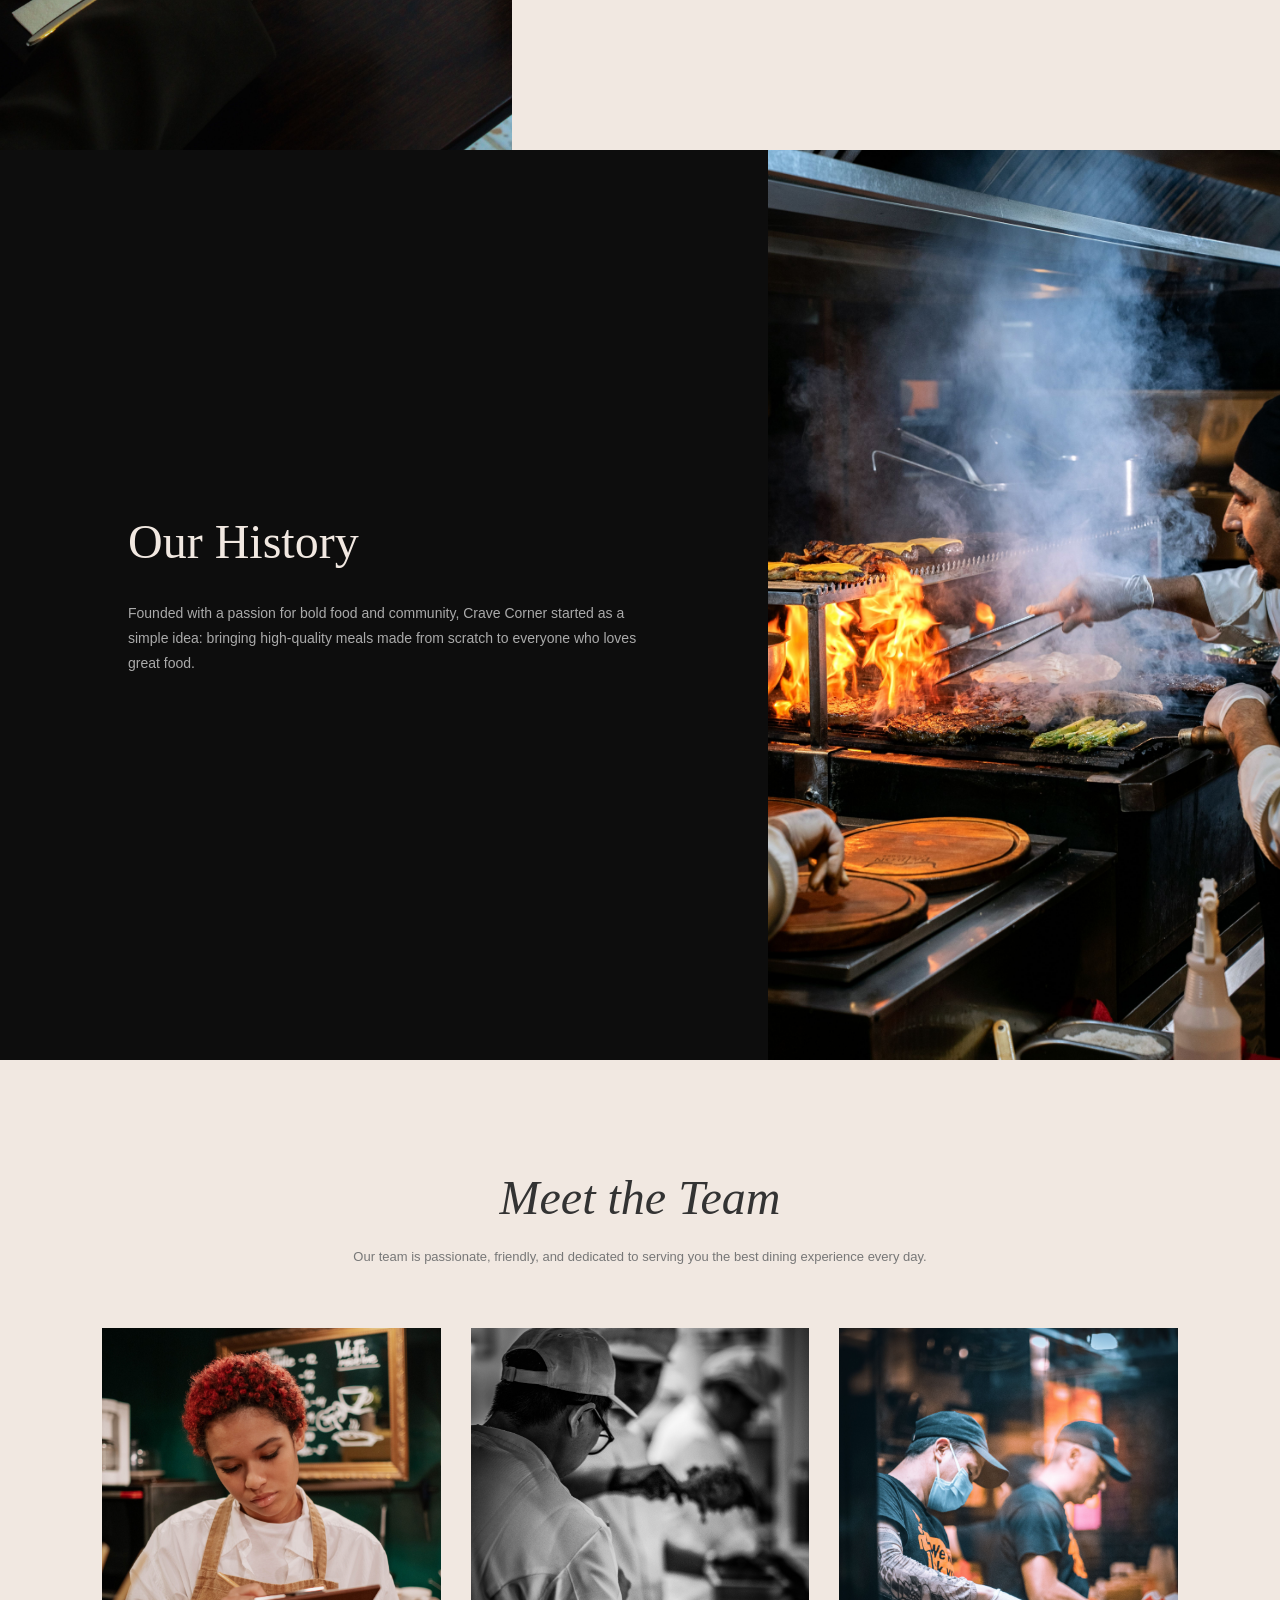
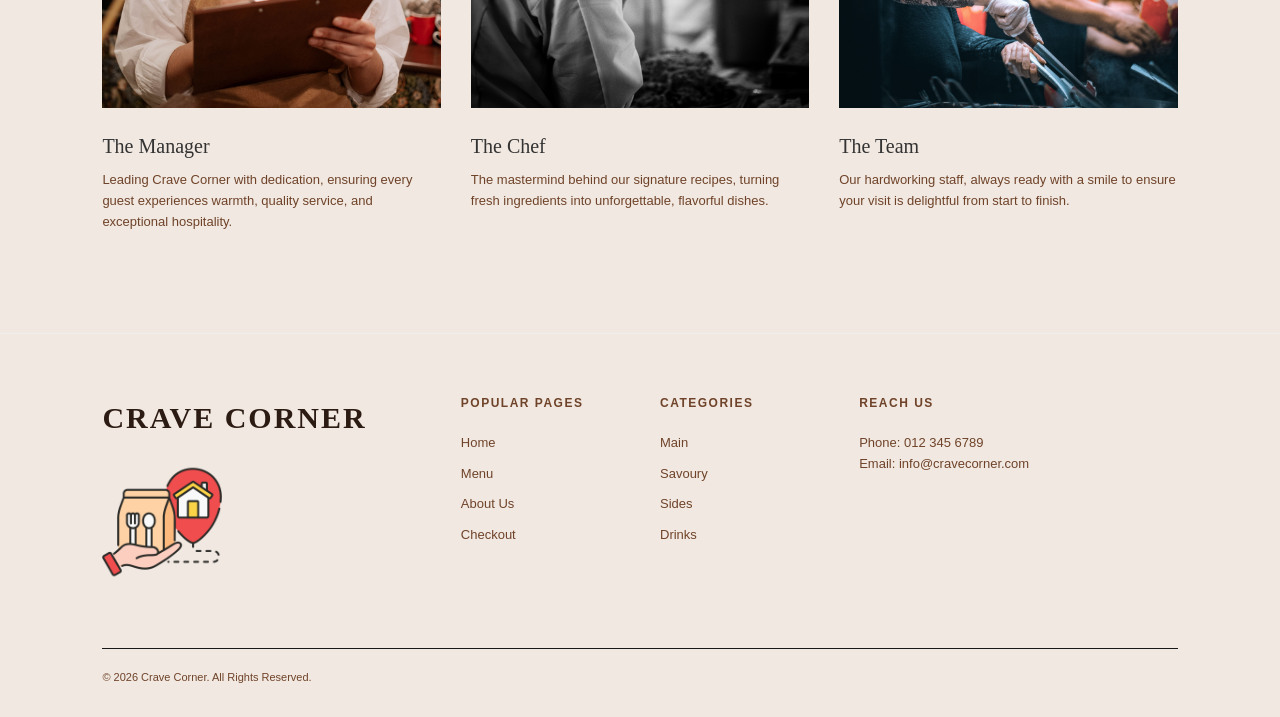
<file: about_us.html>
<!DOCTYPE html>
<html lang="en">
<head>
     <title> about Us | Crave Corner</title>
    <meta charset="UTF-8">
    <meta name="viewport" content="width=device-width, initial-scale=1.0">
    <meta name="Descriprion" content="Provides information about Crave Corner, including the background, purpose, mission and vision of the business."
   
</head>
    
    <style>
        /* Base Styles */
        * {
            margin: 0;
            padding: 0;
            box-sizing: border-box;
        }

        body {
            font-family: 'Helvetica Neue', Arial, sans-serif;
            background-color: #F1E8E1;
            color: #333333;
            line-height: 1.6;
        }

        a {
            text-decoration: none;
            color: inherit;
        }

        ul {
            list-style: none;
        }

        /* Top Header Navigation */
        header {
            display: flex;
            justify-content: space-between;
            align-items: center;
            padding: 20px 60px;
            background-color: #F1E8E1;
            border-bottom: 1px solid #eeeeee;
            position: sticky;
            top: 0;
            z-index: 100;
        }

      .logo {
    font-family: 'Playfair Display', serif;
    font-size: 30px;
    font-weight: 700;
    letter-spacing: 2px;
    color: #2B1B12;
}

.logo span {
    display: block;
    font-family: 'DM Sans', sans-serif;
    font-size: 8px;
    letter-spacing: 3px;
    text-align: center;
    color: #6F4329;
}

        nav {
            display: flex;
            gap: 30px;
        }

        nav a {
            font-size: 13px;
            text-transform: uppercase;
            letter-spacing: 1.5px;
            color:#6F4329;
            transition: color 0.3s;
        }

        nav a:hover {
            color: #000000;
        }

        .btn-shop {
            background-color: #000000;
            color: #ffffff;
            padding: 10px 24px;
            font-size: 12px;
            text-transform: uppercase;
            letter-spacing: 1px;
            border: none;
            cursor: pointer;
        }

        /* Hero Banner */
        .hero {
            position: relative;
            height: 80vh;
            background: linear-gradient(rgba(0, 0, 0, 0.4), rgba(0, 0, 0, 0.4)), url('IMAGES/Menu.jpg') center/cover no-repeat;
            display: flex;
            align-items: center;
            padding: 0 10%;
            color: #ffffff;
        }

        .hero-content {
            max-width: 500px;
        }

        .hero-subtitle {
            font-size: 12px;
            text-transform: uppercase;
            letter-spacing: 3px;
            margin-bottom: 15px;
            display: block;
        }

        .hero-title {
            font-family: 'Georgia', serif;
            font-size: 64px;
            font-weight: normal;
            line-height: 1.1;
            margin-bottom: 20px;
        }

        .hero-description {
            font-size: 14px;
            line-height: 1.8;
            margin-bottom: 30px;
            color: #dddddd;
        }

        .btn-outline {
            display: inline-block;
            border: 1px solid #ffffff;
            color: #ffffff;
            padding: 12px 30px;
            font-size: 12px;
            text-transform: uppercase;
            letter-spacing: 2px;
            transition: background 0.3s, color 0.3s;
        }

        .btn-outline:hover {
            background: #ffffff;
            color: #000000;
        }

        /* Split Section 1 (Light) */
        .split-section {
            display: flex;
            min-height: 80vh;
        }

        .split-image, .split-text {
            flex: 1;
        }

        .split-image img {
            width: 100%;
            height: 100%;
            object-fit: cover;
            display: block;
        }

        .split-text {
            display: flex;
            flex-direction: column;
            justify-content: center;
            padding: 80px 10%;
            background-color: #F1E8E1;
        }

        .split-subtitle {
            font-family: 'Georgia', serif;
            font-style: italic;
            font-size: 24px;
            color: #666666;
            margin-bottom: 10px;
        }

        .split-title {
            font-family: 'Georgia', serif;
            font-size: 48px;
            font-weight: normal;
            margin-bottom: 20px;
        }

        .split-description {
            font-size: 14px;
            color: #666666;
            line-height: 1.8;
            margin-bottom: 30px;
        }

        .btn-outline-dark {
            display: inline-block;
            border: 1px solid #333333;
            color: #333333;
            padding: 12px 30px;
            font-size: 12px;
            text-transform: uppercase;
            letter-spacing: 2px;
            align-self: flex-start;
        }

        /* Split Section 2 (Dark) */
        .split-section.dark {
            background-color: #0d0d0d;
            color: #F1E8E1;
        }

        .split-section.dark .split-text {
            background-color: #0d0d0d;
        }

        .split-section.dark .split-description {
            color: #aaaaaa;
        }

        /* Team Section */
        .team-section {
            padding: 100px 8%;
            text-align: center;
            background-color: #F1E8E1;
        }

        .team-section h2 {
            font-family: 'Georgia', serif;
            font-size: 48px;
            font-weight: normal;
            margin-bottom: 10px;
            font-style: italic;
        }

        .team-section .subtitle {
            font-size: 13px;
            color: #777777;
            max-width: 600px;
            margin: 0 auto 60px;
        }

        .team-grid {
            display: grid;
            grid-template-columns: repeat(3, 1fr);
            gap: 30px;
        }

        .team-card {
            text-align: left;
        }

        .team-card img {
            width: 100%;
            height: 380px;
            object-fit: cover;
            margin-bottom: 15px;
        }

        .team-card h3 {
            font-family: 'Georgia', serif;
            font-size: 20px;
            font-weight: normal;
            margin-bottom: 8px;
        }

        .team-card p {
            font-size: 13px;
            color: #6F4329;
            line-height: 1.6;
        }

        /* Footer */
        footer {
            background-color: #F1E8E1;
            border-top: 1px solid #eeeeee;
            padding: 60px 8% 30px;
            font-size: 13px;
            color: #6F4329;
        }

        .footer-grid {
            display: grid;
            grid-template-columns: 2fr 1fr 1fr 2fr;
            gap: 40px;
            margin-bottom: 60px;
        }

        .footer-col h4 {
            font-size: 12px;
            text-transform: uppercase;
            letter-spacing: 1.5px;
            color:#6F4329;
            margin-bottom: 20px;
        }

        .footer-col li {
            margin-bottom: 10px;
        }

        .copyright {
            border-top: 1px solid #181818;
            padding-top: 20px;
            font-size: 11px;
            display: flex;
            justify-content: space-between;
        }

        /* Responsive */
        @media (max-width: 900px) {
            .split-section {
                flex-direction: column;
            }
            .team-grid {
                grid-template-columns: 1fr;
            }
            .footer-grid {
                grid-template-columns: 1fr 1fr;
            }
        }
    </style>

<body>

    <!-- Navigation Header -->
    <header>
        <!--logo-->

             <div class="logo">
                CRAVE CORNER
                 <span>
                    FAST FOOD
                </span>
            <img src="IMAGES/logo.png" alt="creatives corner logo" width="120px" height="auto">
            </div>
        <nav>
            <a href="index.html">Home</a>
            <a href="menu.html">Menu</a>
            <a href="about_us.html">About Us</a>
            <a href="checkout.html">Checkout</a>
            <a href="enquire.html">Enquire</a>
            <a href="contact_us.html">Contact Us</a>
        </nav>
        <a href="menu.html" class="btn-shop" >Order Now</a>
    </header>

    <!-- Hero Banner -->
    <section class="hero">
        <div class="hero-content">
            <span class="hero-subtitle">Meet The Team</span>
            <h1 class="hero-title">ABOUT US</h1>
            <p class="hero-description">At Crave Corner we serve fresh, delicious, and affordable food made with love and kindness. We aim to satisfy every craving with great flavour, generous portions, and friendly service.</p>
            <a href="menu.html" class="btn-outline">Explore Menu</a>
        </div>
    </section>

    <!-- Feature Split Section 1 -->
    <section class="split-section">
        <div class="split-image">
            <img src="IMAGES/Menu.jpg" alt="Our Menu">
        </div>
        <div class="split-text">
            <span class="split-subtitle">Unique & Fresh</span>
            <h2 class="split-title">The Menu</h2>
            <p class="split-description">Our Menu is made with care, using quality ingredients and bold flavours to give our customers a memorable food experience. Whether you're grabbing a quick meal, enjoying a snack with friends, or treating yourself, Crave Corner makes every bite count.</p>
            <a href="menu.html" class="btn-outline-dark">Order Now</a>
        </div>
    </section>

    <!-- Feature Split Section 2 (Dark Theme) -->
    <section class="split-section dark">
        <div class="split-text">
            <h2 class="split-title">Our History</h2>
            <p class="split-description">Founded with a passion for bold food and community, Crave Corner started as a simple idea: bringing high-quality meals made from scratch to everyone who loves great food.</p>
        </div>
        <div class="split-image">
            <img src="IMAGES/the staff.jpg" alt="Our History">
        </div>
    </section>

    <!-- Team Section Grid -->
    <section class="team-section">
        <h2>Meet the Team</h2>
        <p class="subtitle">Our team is passionate, friendly, and dedicated to serving you the best dining experience every day.</p>

        <div class="team-grid">
            <div class="team-card">
                <img src="IMAGES/Manager.jpg" alt="The Manager">
                <h3>The Manager</h3>
                <p>Leading Crave Corner with dedication, ensuring every guest experiences warmth, quality service, and exceptional hospitality.</p>
            </div>

            <div class="team-card">
                <img src="IMAGES/The chef.jpg" alt="The Chef">
                <h3>The Chef</h3>
                <p>The mastermind behind our signature recipes, turning fresh ingredients into unforgettable, flavorful dishes.</p>
            </div>

            <div class="team-card">
                <img src="IMAGES/the team.jpg" alt="The Team">
                <h3>The Team</h3>
                <p>Our hardworking staff, always ready with a smile to ensure your visit is delightful from start to finish.</p>
            </div>
        </div>
    </section>

    <!-- Footer -->
    <footer>
        <div class="footer-grid">
            <div class="footer-col">
                <div class="logo" style="margin-bottom: 20px;">CRAVE CORNER</div>
                <img src="IMAGES/logo.png" alt="creatives corner logo" width="120px" height="auto">
            </div>

            <div class="footer-col">
                <h4>Popular Pages</h4>
                <ul>
                    <li><a href="index.html">Home</a></li>
                    <li><a href="menu.html">Menu</a></li>
                    <li><a href="about_us.html">About Us</a></li>
                    <li><a href="checkout.html">Checkout</a></li>
                </ul>
            </div>

            <div class="footer-col">
                <h4>Categories</h4>
                <ul>
                    <li><a href="#">Main</a></li>
                    <li><a href="#">Savoury</a></li>
                    <li><a href="#">Sides</a></li>
                    <li><a href="#">Drinks</a></li>
                </ul>
            </div>

            <div class="footer-col">
                <h4>Reach Us</h4>
                <p>Phone: 012 345 6789</p>
                <p>Email: info@cravecorner.com</p>
            </div>
        </div>

        <div class="copyright">
            <span>&copy; 2026 Crave Corner. All Rights Reserved.</span>
            
        </div>
    </footer>

</body>
</html>
</file>
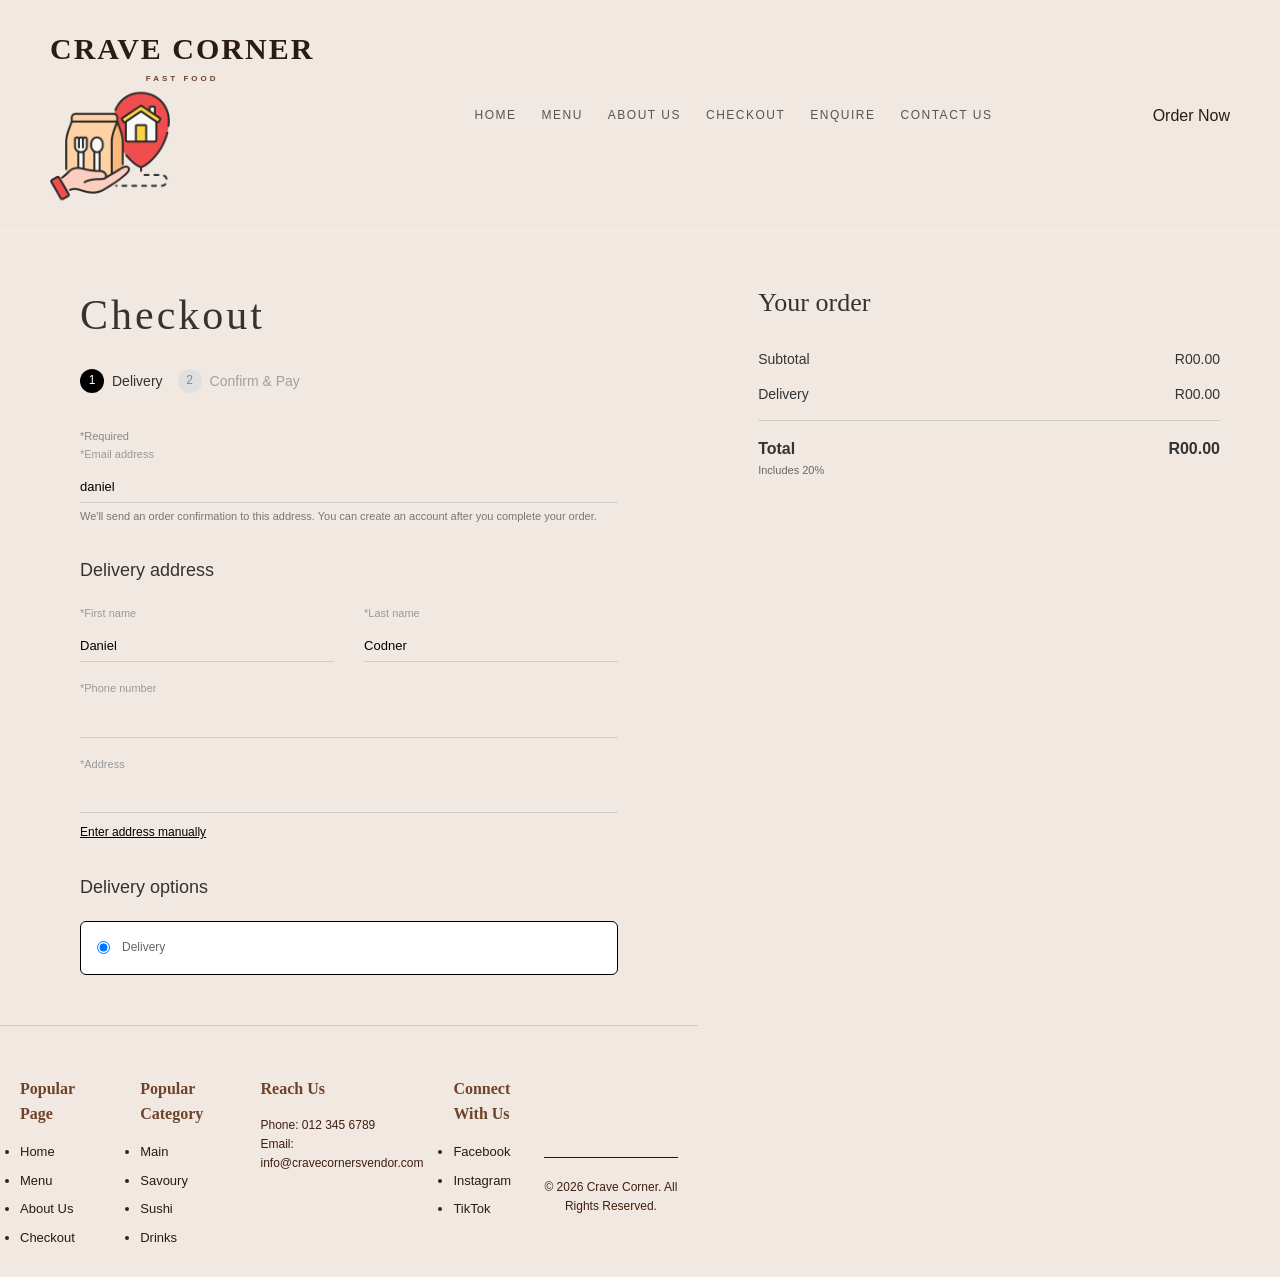
<file: Checkout.html>
<!DOCTYPE html>
<html lang="en">
<head>
    <title>Checkout | Crave Corner</title>
    <meta charset="UTF-8">
    <meta name="viewport" content="width=device-width, initial-scale=1.0">
    <meta name="Descriprion" content="Allows customers to review their selected food items and proceed with their orders. It provides an organised way for customers to confirm their selections and view their order details."
    
</head>

<body>
    <link rel="stylesheet" href="style.css">

<!-- Navigation Header -->
    <header>
        <!--logo-->

             <div class="logo">
                CRAVE CORNER
                 <span>
                    FAST FOOD
                </span>
            <img src="IMAGES/logo.png" alt="creatives corner logo" width="120px" height="auto">
            </div>
        <nav>
           <a href="index.html">Home</a>
            <a href="menu.html">Menu</a>
            <a href="about_us.html">About Us</a>
            <a href="checkout.html">Checkout</a>
            <a href="enquire.html">Enquire</a>
            <a href="contact_us.html">Contact Us</a>
        </nav>
        <a href="Menu.html" class="btn-shop" >Order Now</a>
    </header>
    
    <!-- Main Checkout Split Container -->
    <div class="checkout-container">

        <!-- Left Column: Address Form -->
        <div class="left-panel">
            <h1 class="page-title">Checkout</h1>

            <div class="step-indicator">
                <div class="step">
                    <span class="step-number">1</span>
                    <span>Delivery</span>
                </div>
                <div class="step inactive">
                    <span class="step-number">2</span>
                    <span>Confirm & Pay</span>
                </div>
            </div>

            <form>
                <div class="form-group">
                    <span class="required-note">*Required</span>
                    <label for="email">*Email address</label>
                    <input type="email" id="email" value="daniel">
                    <div class="field-subtext">We'll send an order confirmation to this address. You can create an account after you complete your order.</div>
                </div>

                <h2 class="section-heading">Delivery address</h2>

                <div class="form-row">
                    <div class="form-group">
                        <label for="fname">*First name</label>
                        <input type="text" id="fname" value="Daniel">
                    </div>
                    <div class="form-group">
                        <label for="lname">*Last name</label>
                        <input type="text" id="lname" value="Codner">
                    </div>
                </div>

                <div class="form-group">
                    <label for="phone">*Phone number</label>
                    <input type="tel" id="phone">
                </div>

                <div class="form-group">
                    <label for="address">*Address</label>
                    <input type="text" id="address">
                    <span class="link-text">Enter address manually</span>
                </div>

                <h2 class="section-heading">Delivery options</h2>

                <div class="option-box">
                    <input type="radio" checked id="delivery-std">
                    <div class="option-details">
                        <div class="option-subtitle"> Delivery </div>
                    </div>
                </div>
            </form>
        </div>

        <!-- Right Column: Order Summary -->
        <div class="right-panel">
            <h2 class="summary-title">Your order</h2>

            <div class="summary-row">
                <span>Subtotal</span>
                <span>R00.00</span>
            </div>

            <div class="summary-row">
                <span>Delivery  </span>
                <span>R00.00</span>
            </div>

            <div class="summary-row summary-total">
                <div>
                    Total
                    <span class="vat-note">Includes 20% </span>
                </div>
                <div>R00.00</div>
            </div>


    </div>

    <!-- Footer -->
     <footer>
    <br>
        <div class="footer-content">
            <div class="footer-col">
                <h3>Popular Page</h3>
                <ul>
                    <li><a href="index.html">Home</a></li>
                    <li><a href="menu.html">Menu</a></li>
                    <li><a href="About_us.html">About Us</a></li>
                    <li><a href="checkout.html">Checkout</a></li>
                </ul>
            </div>
            <div class="footer-col">
                <h3>Popular Category</h3>
                <ul>
                    <li><a href="#">Main</a></li>
                    <li><a href="#">Savoury</a></li>
                    <li><a href="#">Sushi</a></li>
                    <li><a href="#">Drinks</a></li>
                </ul>
            </div>
            <div class="footer-col">
                <h3>Reach Us</h3>
                <p>Phone: 012 345 6789</p>
                <p>Email: info@cravecornersvendor.com</p>
            </div>
            <div class="footer-col">
                <h3>Connect With Us</h3>
                <ul>
                    <li><a href="#">Facebook</a></li>
                    <li><a href="#">Instagram</a></li>
                    <li><a href="#">TikTok</a></li>
                </ul>
            </div>
        </div>
    </br>
        <div class="copyright">
            &copy; 2026 Crave Corner. All Rights Reserved.
        </div>
    </footer>


</body>
</html>
</file>
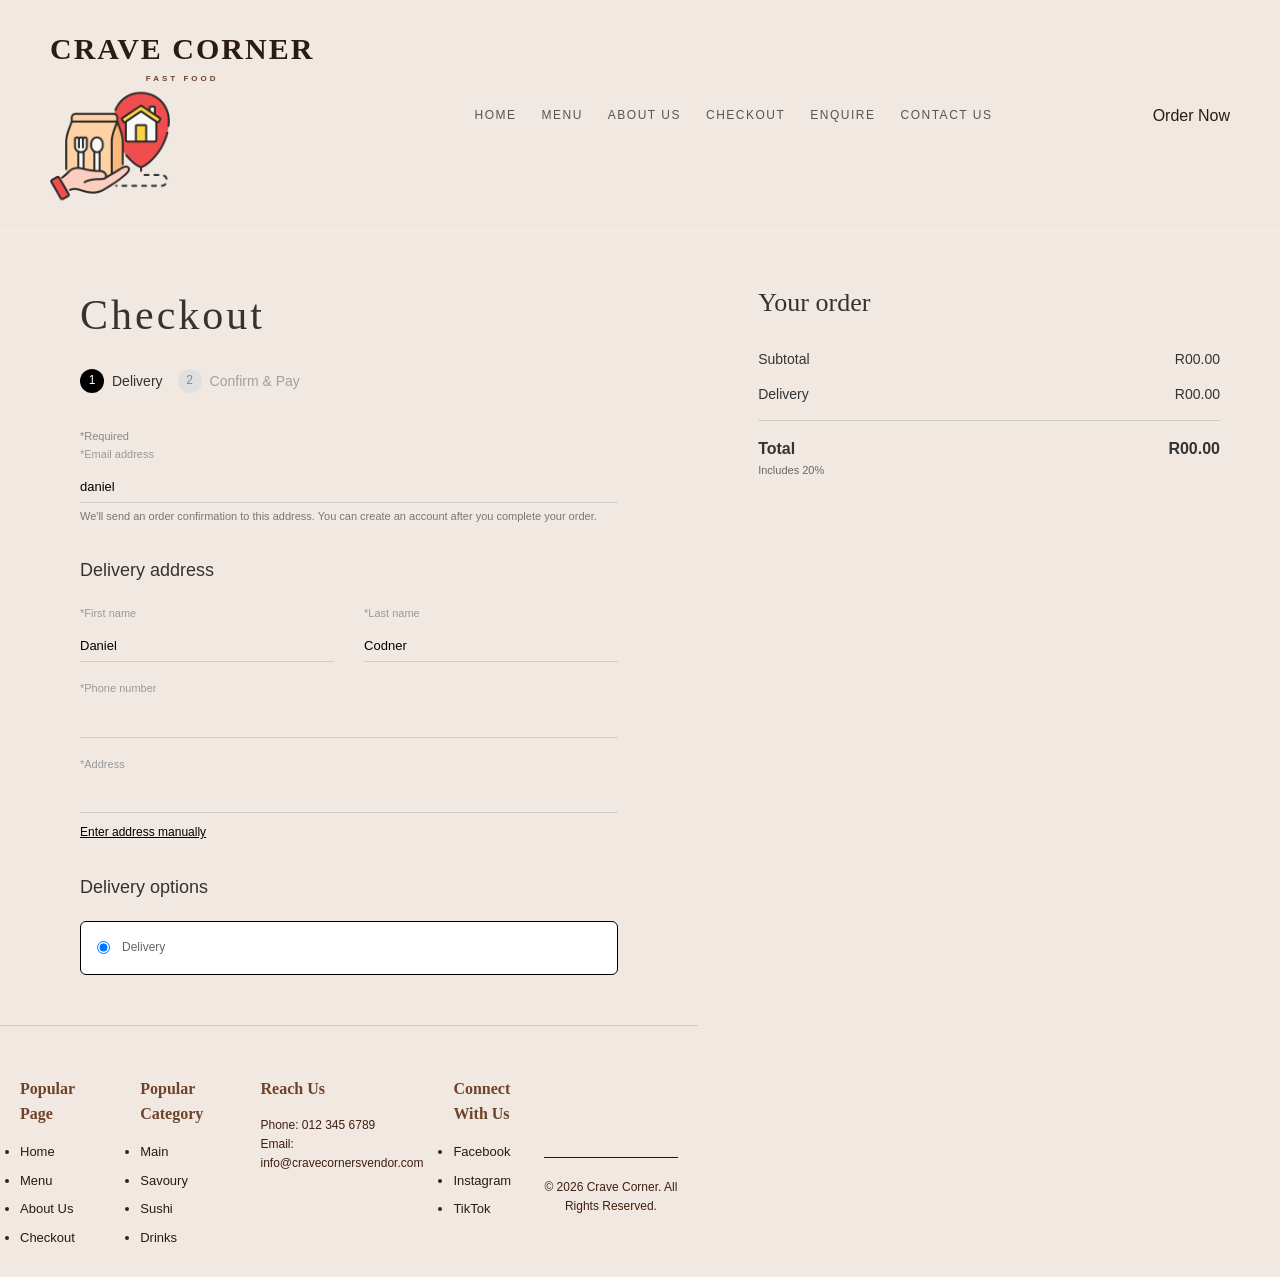
<file: checkout.html>
<!DOCTYPE html>
<html lang="en">
<head>
    <title>Checkout | Crave Corner</title>
    <meta charset="UTF-8">
    <meta name="viewport" content="width=device-width, initial-scale=1.0">
    <meta name="Descriprion" content="Allows customers to review their selected food items and proceed with their orders. It provides an organised way for customers to confirm their selections and view their order details."
    
</head>

<body>
    <link rel="stylesheet" href="style.css">

<!-- Navigation Header -->
    <header>
        <!--logo-->

             <div class="logo">
                CRAVE CORNER
                 <span>
                    FAST FOOD
                </span>
            <img src="IMAGES/logo.png" alt="creatives corner logo" width="120px" height="auto">
            </div>
        <nav>
           <a href="index.html">Home</a>
            <a href="menu.html">Menu</a>
            <a href="about_us.html">About Us</a>
            <a href="checkout.html">Checkout</a>
            <a href="enquire.html">Enquire</a>
            <a href="contact_us.html">Contact Us</a>
        </nav>
        <a href="menu.html" class="btn-shop" >Order Now</a>
    </header>
    
    <!-- Main Checkout Split Container -->
    <div class="checkout-container">

        <!-- Left Column: Address Form -->
        <div class="left-panel">
            <h1 class="page-title">Checkout</h1>

            <div class="step-indicator">
                <div class="step">
                    <span class="step-number">1</span>
                    <span>Delivery</span>
                </div>
                <div class="step inactive">
                    <span class="step-number">2</span>
                    <span>Confirm & Pay</span>
                </div>
            </div>

            <form>
                <div class="form-group">
                    <span class="required-note">*Required</span>
                    <label for="email">*Email address</label>
                    <input type="email" id="email" value="daniel">
                    <div class="field-subtext">We'll send an order confirmation to this address. You can create an account after you complete your order.</div>
                </div>

                <h2 class="section-heading">Delivery address</h2>

                <div class="form-row">
                    <div class="form-group">
                        <label for="fname">*First name</label>
                        <input type="text" id="fname" value="Daniel">
                    </div>
                    <div class="form-group">
                        <label for="lname">*Last name</label>
                        <input type="text" id="lname" value="Codner">
                    </div>
                </div>

                <div class="form-group">
                    <label for="phone">*Phone number</label>
                    <input type="tel" id="phone">
                </div>

                <div class="form-group">
                    <label for="address">*Address</label>
                    <input type="text" id="address">
                    <span class="link-text">Enter address manually</span>
                </div>

                <h2 class="section-heading">Delivery options</h2>

                <div class="option-box">
                    <input type="radio" checked id="delivery-std">
                    <div class="option-details">
                        <div class="option-subtitle"> Delivery </div>
                    </div>
                </div>
            </form>
        </div>

        <!-- Right Column: Order Summary -->
        <div class="right-panel">
            <h2 class="summary-title">Your order</h2>

            <div class="summary-row">
                <span>Subtotal</span>
                <span>R00.00</span>
            </div>

            <div class="summary-row">
                <span>Delivery  </span>
                <span>R00.00</span>
            </div>

            <div class="summary-row summary-total">
                <div>
                    Total
                    <span class="vat-note">Includes 20% </span>
                </div>
                <div>R00.00</div>
            </div>


    </div>

    <!-- Footer -->
     <footer>
    <br>
        <div class="footer-content">
            <div class="footer-col">
                <h3>Popular Page</h3>
                <ul>
                    <li><a href="index.html">Home</a></li>
                    <li><a href="menu.html">Menu</a></li>
                    <li><a href="About_us.html">About Us</a></li>
                    <li><a href="checkout.html">Checkout</a></li>
                </ul>
            </div>
            <div class="footer-col">
                <h3>Popular Category</h3>
                <ul>
                    <li><a href="#">Main</a></li>
                    <li><a href="#">Savoury</a></li>
                    <li><a href="#">Sushi</a></li>
                    <li><a href="#">Drinks</a></li>
                </ul>
            </div>
            <div class="footer-col">
                <h3>Reach Us</h3>
                <p>Phone: 012 345 6789</p>
                <p>Email: info@cravecornersvendor.com</p>
            </div>
            <div class="footer-col">
                <h3>Connect With Us</h3>
                <ul>
                    <li><a href="#">Facebook</a></li>
                    <li><a href="#">Instagram</a></li>
                    <li><a href="#">TikTok</a></li>
                </ul>
            </div>
        </div>
    </br>
        <div class="copyright">
            &copy; 2026 Crave Corner. All Rights Reserved.
        </div>
    </footer>


</body>
</html>
</file>
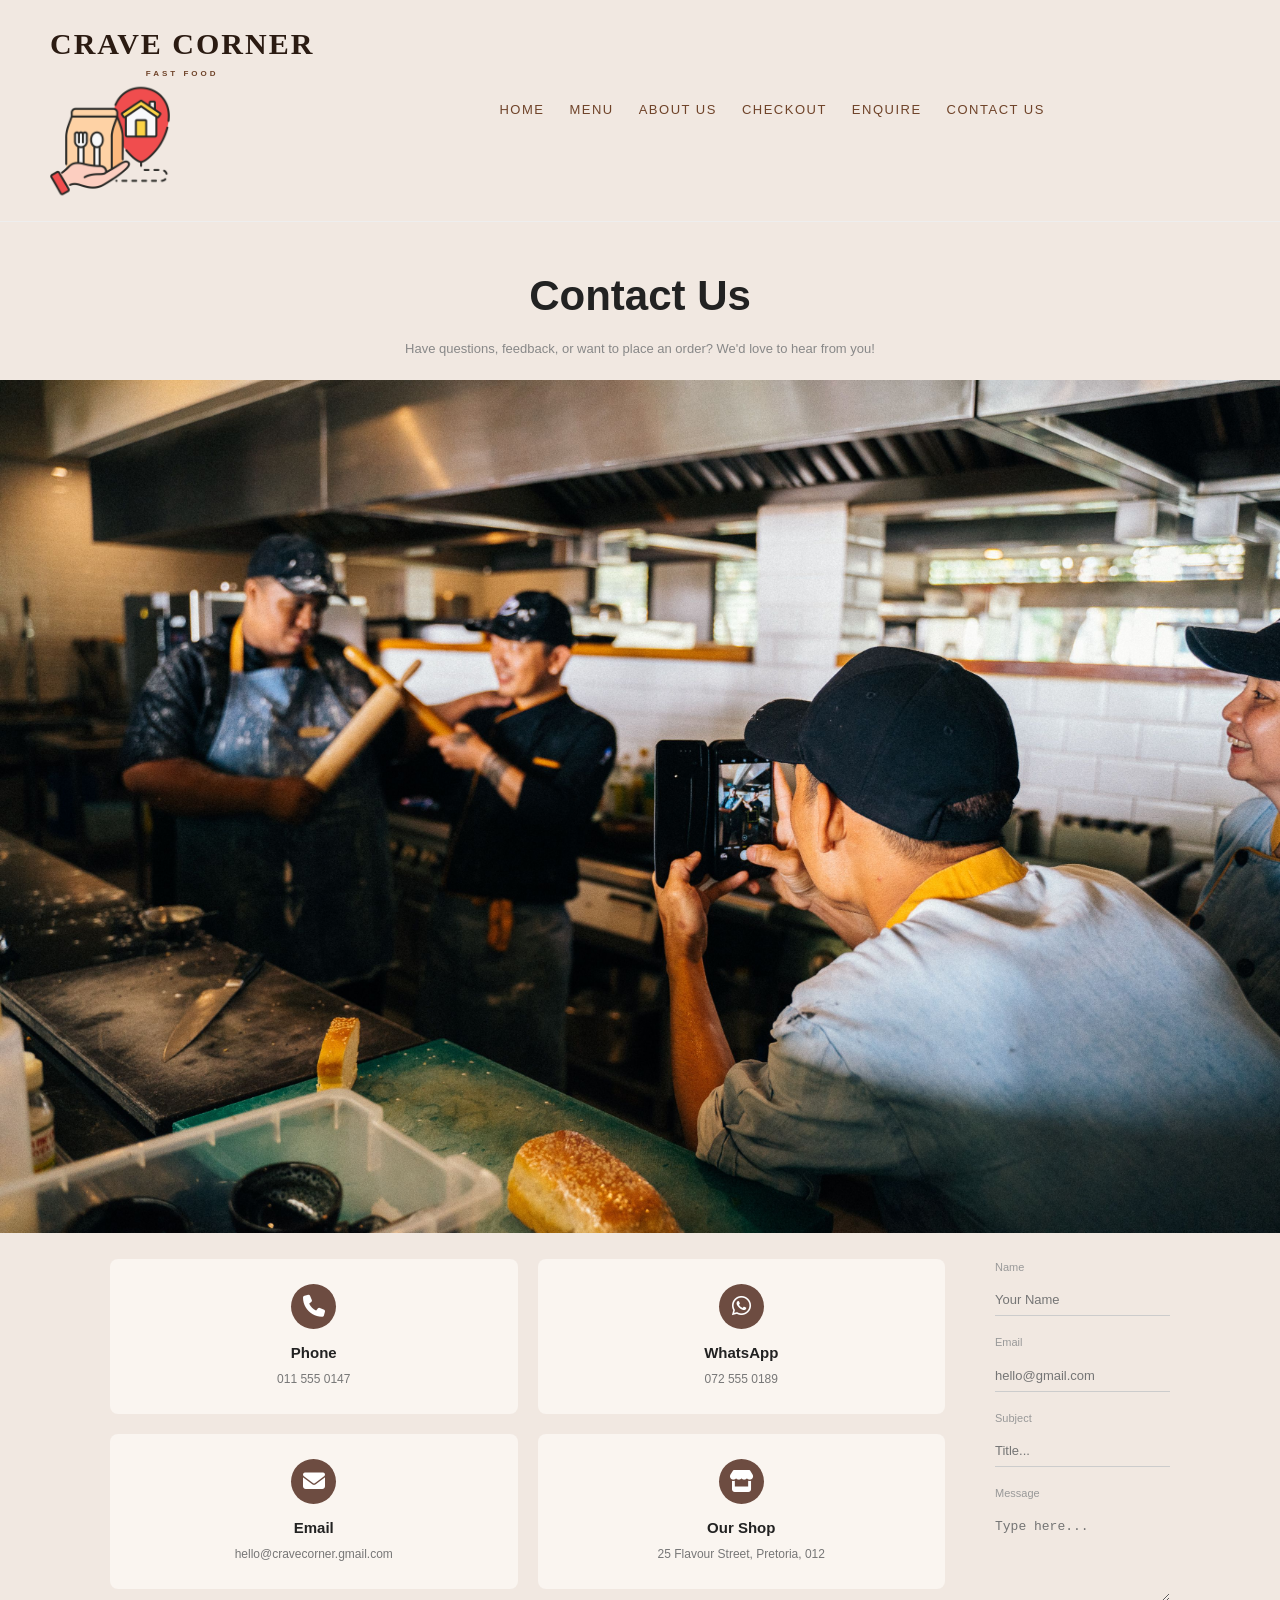
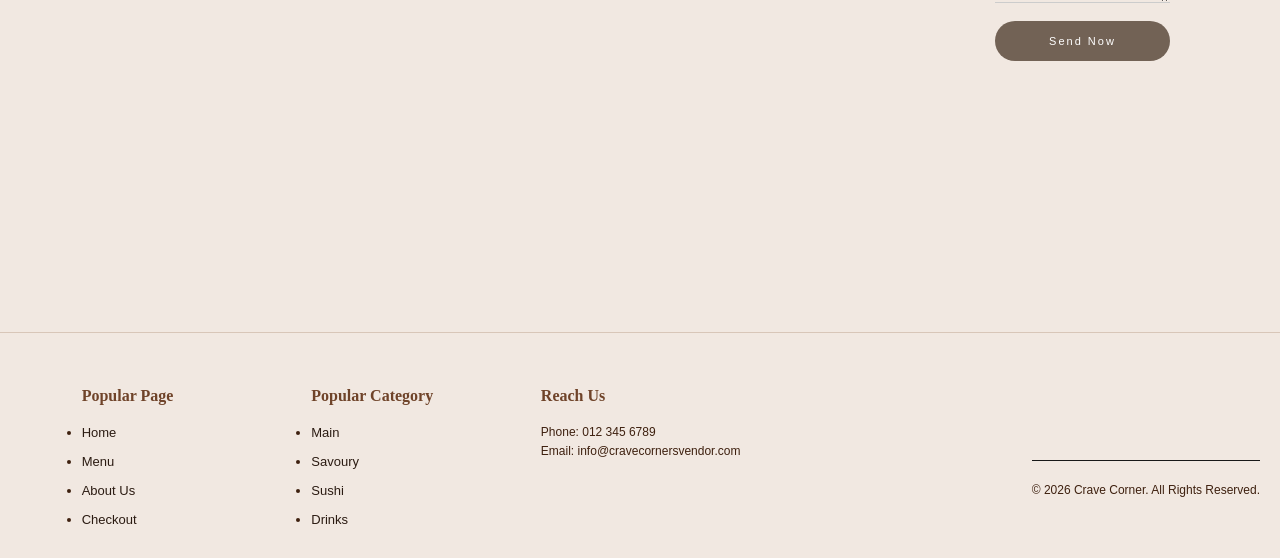
<file: Contact_us.html>
<!DOCTYPE html>
<html lang="en">
<head>
    <title>Contact Us - Crave Corner</title>
    <meta charset="UTF-8">
    <meta name="viewport" content="width=device-width, initial-scale=1.0">
    <meta name="Descriprion" content="Provides customers with different ways to communicate with Crave Corner. It displays the business contact information, including phone number, WhatsApp, email address and physical location."
    <!-- Font Awesome for Icons -->
    <link rel="stylesheet" href="https://cdnjs.cloudflare.com/ajax/libs/font-awesome/6.4.0/css/all.min.css">

</head>
<body>
 <link rel="stylesheet" href="style.css">

    <!-- Header -->
    
       <header class="header-nav">
        <div class="logo">
                CRAVE CORNER
                 <span>
                    FAST FOOD
                </span>
            <img src="IMAGES/logo.png" alt="creatives corner logo" width="120px" height="auto">
            </div>

        <ul class="nav-links">
            <a href="index.html">Home</a>
            <a href="menu.html">Menu</a>
            <a href="about_us.html">About Us</a>
            <a href="checkout.html">Checkout</a>
            <a href="enquire.html">Enquire</a>
            <a href="contact_us.html">Contact Us</a> 
        </ul>
        <div class="header-search">
            
        </div>
    </header>

    <!-- Page Title Hero -->
    <section class="hero-section">
        <h1>Contact Us</h1>
        <p class="hero-subtext">Have questions, feedback, or want to place an order? We'd love to hear from you!</p>
    </section>

    <!-- Banner Image Section -->
    <div class="the team banner">
        <img src="IMAGES/team.jpg" alt="team">
    </div>
</br>

    <!-- Main Content Container -->
    <main class="contact-container">

        <!-- Left Column: Info Cards & Map -->
        <div class="contact-info-col">
            <div class="info-grid">
                <div class="info-card">
                    <i class="fa-solid fa-phone icon"></i>
                    <h3>Phone</h3>
                    <p>011 555 0147</p>
                </div>

                <div class="info-card">
                    <i class="fa-brands fa-whatsapp icon"></i>
                    <h3>WhatsApp</h3>
                    <p>072 555 0189</p>
                </div>

                <div class="info-card">
                    <i class="fa-solid fa-envelope icon"></i>
                    <h3>Email</h3>
                    <p>hello@cravecorner.gmail.com</p>
                </div>

                <div class="info-card">
                    <i class="fa-solid fa-store icon"></i>
                    <h3>Our Shop</h3>
                    <p>25 Flavour Street, Pretoria, 012</p>
                </div>
            </div>

            <!-- Map Embed -->
            <div class="map-container">
                <iframe 
                    src="https://www.google.com/maps/embed?pb=!1m18!1m12!1m3!1d114864.3411882672!2d28.11226786411786!3d-25.746319340915335!2m3!1f0!2f0!3f0!3m2!1i1024!2i768!4f13.1!3m3!1m2!1s0x1e95619cbec6537d%3A0x400ed5622cd34b0!2sPretoria!5e0!3m2!1sen!2sza!4v1710000000000!5m2!1sen!2sza" 
                    width="100%" 
                    height="230" 
                    style="border:0;" 
                    allowfullscreen="" 
                    loading="lazy">
                </iframe>
            </div>
        </div>

        <form id="contactForm" novalidate>

    <div class="form-group">
        <label for="name">Name</label>
        <input type="text" id="name" placeholder="Your Name">
    </div>

    <div class="form-group">
        <label for="email">Email</label>
        <input type="email" id="email" placeholder="hello@gmail.com">
    </div>

    <div class="form-group">
        <label for="subject">Subject</label>
        <input type="text" id="subject" placeholder="Title...">
    </div>

    <div class="form-group">
        <label for="message">Message</label>
        <textarea id="message" rows="5" placeholder="Type here..."></textarea>
    </div>

    <button type="submit" class="submit-btn">Send Now</button>

</form>
    </main>

    <footer>
        <div class="footer-content">
            <div class="footer-col">
                <h3>Popular Page</h3>
                <ul>
                    <li><a href="index.html">Home</a></li>
                    <li><a href="menu.html">Menu</a></li>
                    <li><a href="About_us.html">About Us</a></li>
                    <li><a href="checkout.html">Checkout</a></li>
                </ul>
            </div>
            <div class="footer-col">
                <h3>Popular Category</h3>
                <ul>
                    <li><a href="#">Main</a></li>
                    <li><a href="#">Savoury</a></li>
                    <li><a href="#">Sushi</a></li>
                    <li><a href="#">Drinks</a></li>
                </ul>
            </div>
            <div class="footer-col">
                <h3>Reach Us</h3>
                <p>Phone: 012 345 6789</p>
                <p>Email: info@cravecornersvendor.com</p>
            </div>
        
        </div>
        <div class="copyright">
            &copy; 2026 Crave Corner. All Rights Reserved.
        </div>
    </footer>
<script src="script.js"></script>
</body>
</html>
</file>
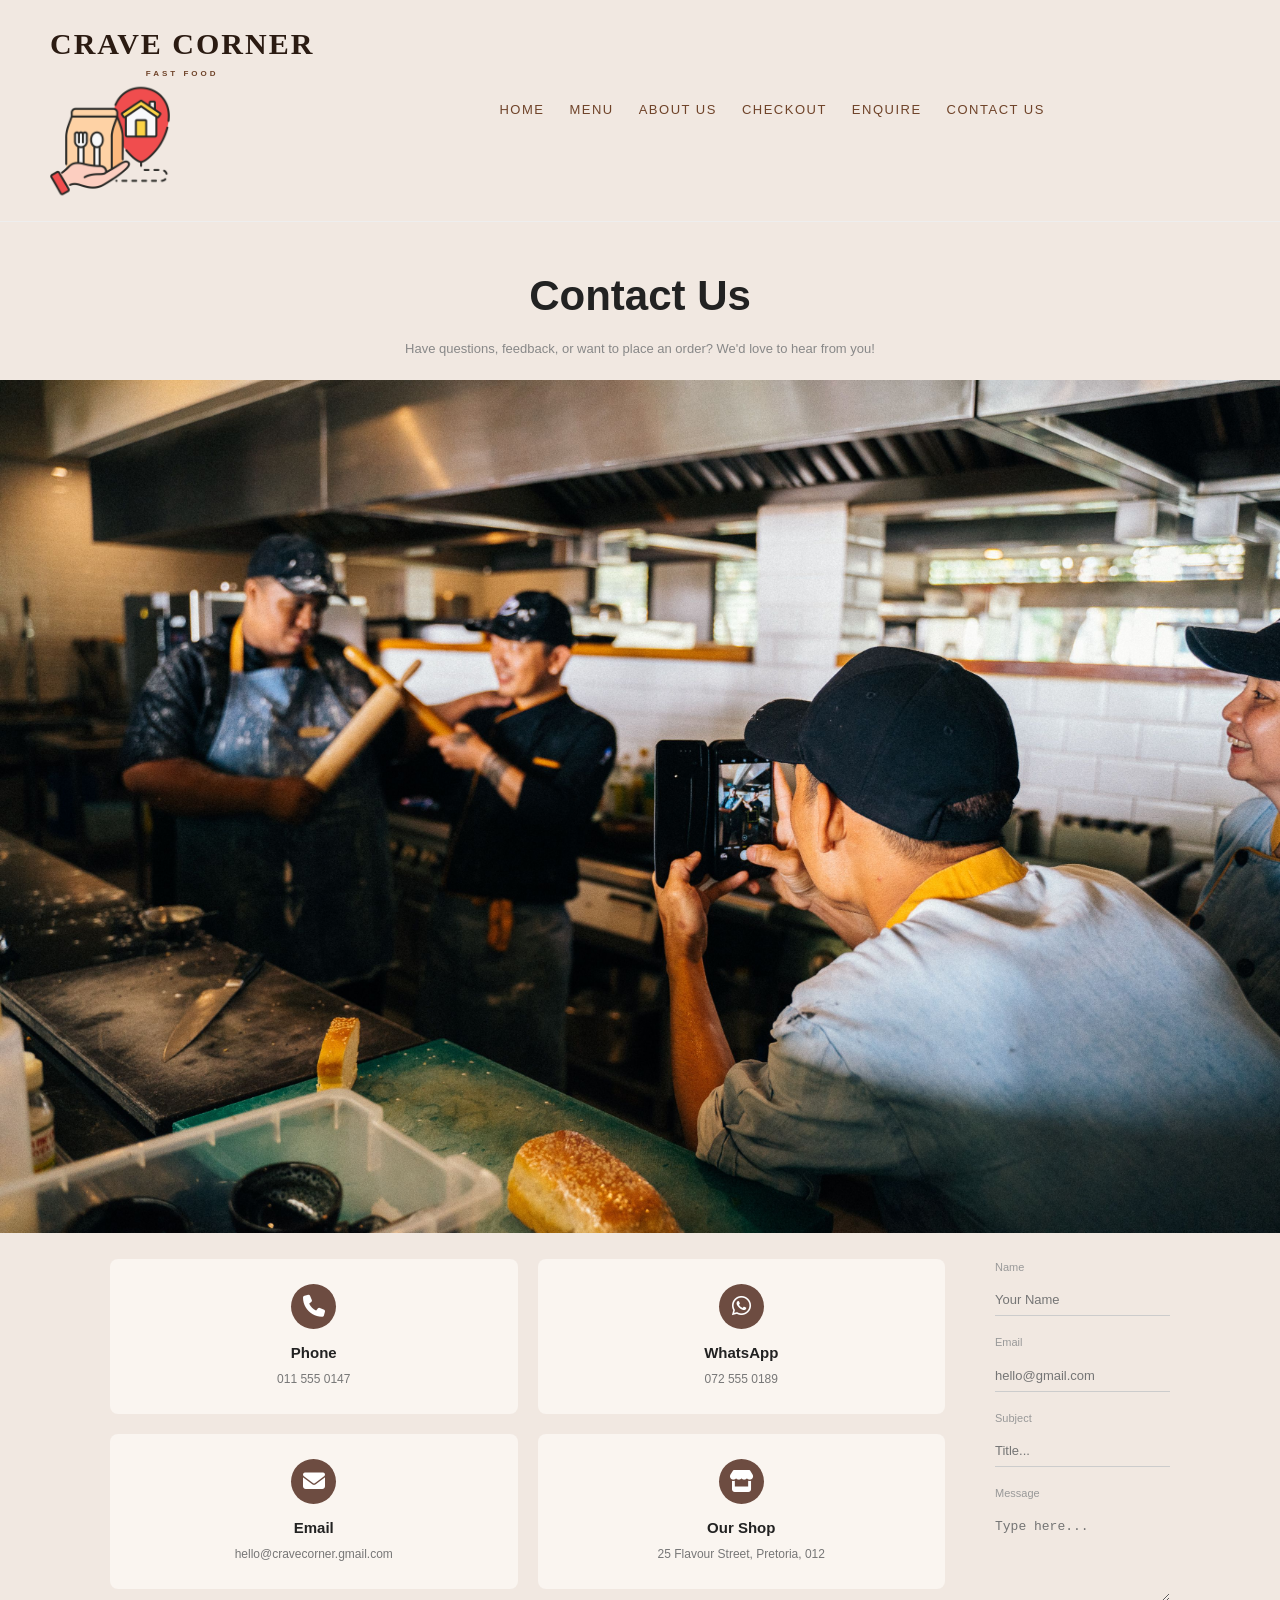
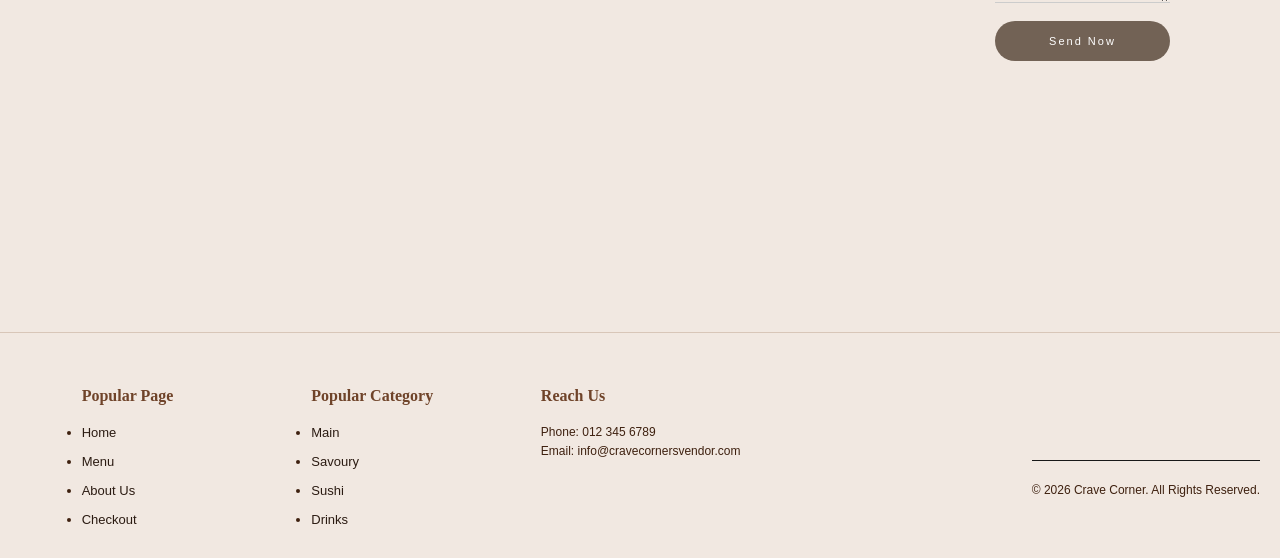
<file: contact_us.html>
<!DOCTYPE html>
<html lang="en">
<head>
    <title>Contact Us - Crave Corner</title>
    <meta charset="UTF-8">
    <meta name="viewport" content="width=device-width, initial-scale=1.0">
    <meta name="Descriprion" content="Provides customers with different ways to communicate with Crave Corner. It displays the business contact information, including phone number, WhatsApp, email address and physical location."
    <!-- Font Awesome for Icons -->
    <link rel="stylesheet" href="https://cdnjs.cloudflare.com/ajax/libs/font-awesome/6.4.0/css/all.min.css">

</head>
<body>
 <link rel="stylesheet" href="style.css">

    <!-- Header -->
    
       <header class="header-nav">
        <div class="logo">
                CRAVE CORNER
                 <span>
                    FAST FOOD
                </span>
            <img src="IMAGES/logo.png" alt="creatives corner logo" width="120px" height="auto">
            </div>

        <ul class="nav-links">
            <a href="index.html">Home</a>
            <a href="menu.html">Menu</a>
            <a href="about_us.html">About Us</a>
            <a href="checkout.html">Checkout</a>
            <a href="enquire.html">Enquire</a>
            <a href="contact_us.html">Contact Us</a> 
        </ul>
        <div class="header-search">
            
        </div>
    </header>

    <!-- Page Title Hero -->
    <section class="hero-section">
        <h1>Contact Us</h1>
        <p class="hero-subtext">Have questions, feedback, or want to place an order? We'd love to hear from you!</p>
    </section>

    <!-- Banner Image Section -->
    <div class="the team banner">
        <img src="IMAGES/team.jpg" alt="team">
    </div>
</br>

    <!-- Main Content Container -->
    <main class="contact-container">

        <!-- Left Column: Info Cards & Map -->
        <div class="contact-info-col">
            <div class="info-grid">
                <div class="info-card">
                    <i class="fa-solid fa-phone icon"></i>
                    <h3>Phone</h3>
                    <p>011 555 0147</p>
                </div>

                <div class="info-card">
                    <i class="fa-brands fa-whatsapp icon"></i>
                    <h3>WhatsApp</h3>
                    <p>072 555 0189</p>
                </div>

                <div class="info-card">
                    <i class="fa-solid fa-envelope icon"></i>
                    <h3>Email</h3>
                    <p>hello@cravecorner.gmail.com</p>
                </div>

                <div class="info-card">
                    <i class="fa-solid fa-store icon"></i>
                    <h3>Our Shop</h3>
                    <p>25 Flavour Street, Pretoria, 012</p>
                </div>
            </div>

            <!-- Map Embed -->
            <div class="map-container">
                <iframe 
                    src="https://www.google.com/maps/embed?pb=!1m18!1m12!1m3!1d114864.3411882672!2d28.11226786411786!3d-25.746319340915335!2m3!1f0!2f0!3f0!3m2!1i1024!2i768!4f13.1!3m3!1m2!1s0x1e95619cbec6537d%3A0x400ed5622cd34b0!2sPretoria!5e0!3m2!1sen!2sza!4v1710000000000!5m2!1sen!2sza" 
                    width="100%" 
                    height="230" 
                    style="border:0;" 
                    allowfullscreen="" 
                    loading="lazy">
                </iframe>
            </div>
        </div>

        <form id="contactForm" novalidate>

    <div class="form-group">
        <label for="name">Name</label>
        <input type="text" id="name" placeholder="Your Name">
    </div>

    <div class="form-group">
        <label for="email">Email</label>
        <input type="email" id="email" placeholder="hello@gmail.com">
    </div>

    <div class="form-group">
        <label for="subject">Subject</label>
        <input type="text" id="subject" placeholder="Title...">
    </div>

    <div class="form-group">
        <label for="message">Message</label>
        <textarea id="message" rows="5" placeholder="Type here..."></textarea>
    </div>

    <button type="submit" class="submit-btn">Send Now</button>

</form>
    </main>

    <footer>
        <div class="footer-content">
            <div class="footer-col">
                <h3>Popular Page</h3>
                <ul>
                    <li><a href="index.html">Home</a></li>
                    <li><a href="menu.html">Menu</a></li>
                    <li><a href="About_us.html">About Us</a></li>
                    <li><a href="checkout.html">Checkout</a></li>
                </ul>
            </div>
            <div class="footer-col">
                <h3>Popular Category</h3>
                <ul>
                    <li><a href="#">Main</a></li>
                    <li><a href="#">Savoury</a></li>
                    <li><a href="#">Sushi</a></li>
                    <li><a href="#">Drinks</a></li>
                </ul>
            </div>
            <div class="footer-col">
                <h3>Reach Us</h3>
                <p>Phone: 012 345 6789</p>
                <p>Email: info@cravecornersvendor.com</p>
            </div>
        
        </div>
        <div class="copyright">
            &copy; 2026 Crave Corner. All Rights Reserved.
        </div>
    </footer>
<script src="script.js"></script>
</body>
</html>
</file>
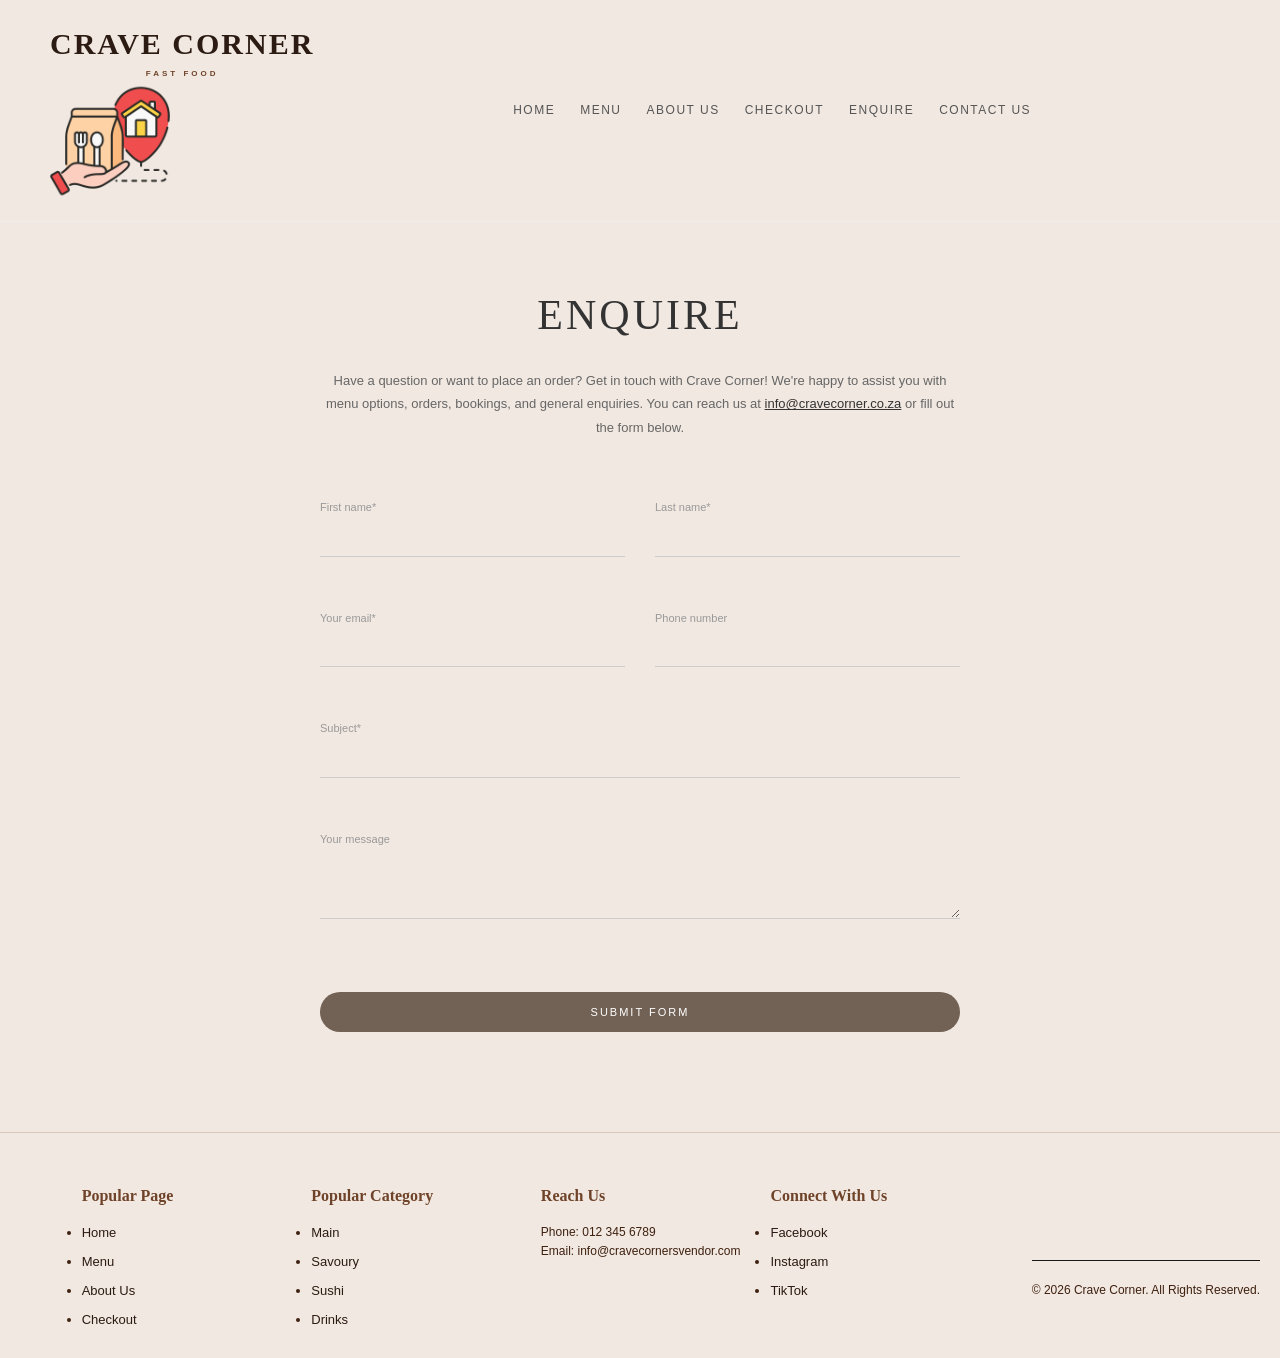
<file: Enquire.html>
<!DOCTYPE html>
<html lang="en">

<head>
     <title>Enquiries - Crave Corner</title>
    <meta charset="UTF-8">
    <meta name="viewport" content="width=device-width, initial-scale=1.0">
    <meta name="Descriprion" content="Customers with an opportunity to make enquiries about the food vendor's products, services and offerings."
   
    
    <!-- Font Awesome for Social Icons -->
    <link rel="stylesheet" href="https://cdnjs.cloudflare.com/ajax/libs/font-awesome/6.4.0/css/all.min.css">
    
</head>

<body>
<link rel="stylesheet" href="style.css">

    <!-- Main Navigation Header -->
    <header class="header-nav">
        <div class="logo">
                CRAVE CORNER
                 <span>
                    FAST FOOD
                </span>
            <img src="IMAGES/logo.png" alt="creatives corner logo" width="120px" height="auto">
            </div>

        <nav>
            <a href="index.html">Home</a>
            <a href="menu.html">Menu</a>
            <a href="about_us.html">About Us</a>
            <a href="checkout.html">Checkout</a>
            <a href="enquire.html">Enquire</a>
            <a href="contact_us.html">Contact Us</a>
        </nav>

        <div class="header-socials">
        </div>
    </header>


    <!-- Main Content -->
    <main class="inquire-container">

        <h1 class="page-title">ENQUIRE</h1>

        <p class="intro-text">
            Have a question or want to place an order? Get in touch with Crave Corner! 
            We're happy to assist you with menu options, orders, bookings, and general enquiries.
            You can reach us at <a href="mailto:info@cravecorner.co.za">info@cravecorner.co.za</a> 
            or fill out the form below.
        </p>

        <!-- Minimal Form -->
        <form class="inquire-form">

            <div class="form-row">
                <div class="form-group">
                    <label for="fname">First name*</label>
                    <input type="text" id="fname" required>
                </div>
                <div class="form-group">
                    <label for="lname">Last name*</label>
                    <input type="text" id="lname" required>
                </div>
            </div>

            <div class="form-row">
                <div class="form-group">
                    <label for="email">Your email*</label>
                    <input type="email" id="email" required>
                </div>
                <div class="form-group">
                    <label for="phone">Phone number</label>
                    <input type="tel" id="phone">
                </div>
            </div>

            <div class="form-group full-width">
                <label for="subject">Subject*</label>
                <input type="text" id="subject" required>
            </div>

            <div class="form-group full-width">
                <label for="message">Your message</label>
                <textarea id="message" rows="3"></textarea>
            </div>

            <div class="btn-container">
                <button type="submit" class="submit-btn">SUBMIT FORM</button>
            </div>

        </form>

    </main>


     <!-- Footer -->
    <footer>
        <div class="footer-content">
            <div class="footer-col">
                <h3>Popular Page</h3>
                <ul>
                    <li><a href="index.html">Home</a></li>
                    <li><a href="menu.html">Menu</a></li>
                    <li><a href="About_us.html">About Us</a></li>
                    <li><a href="checkout.html">Checkout</a></li>
                </ul>
            </div>
            <div class="footer-col">
                <h3>Popular Category</h3>
                <ul>
                    <li><a href="Menu.html">Main</a></li>
                    <li><a href="Menu.html">Savoury</a></li>
                    <li><a href="Menu.html">Sushi</a></li>
                    <li><a href="Menu.html">Drinks</a></li>
                </ul>
            </div>
            <div class="footer-col">
                <h3>Reach Us</h3>
                <p>Phone: 012 345 6789</p>
                <p>Email: info@cravecornersvendor.com</p>
            </div>
            <div class="footer-col">
                <h3>Connect With Us</h3>
                <ul>
                    <li><a href="#">Facebook</a></li>
                    <li><a href="#">Instagram</a></li>
                    <li><a href="#">TikTok</a></li>
                </ul>
            </div>
        </div>
        <div class="copyright">
            &copy; 2026 Crave Corner. All Rights Reserved.
        </div>
    </footer>

 <script src="script.js"></script>
</body>
</html>
</file>
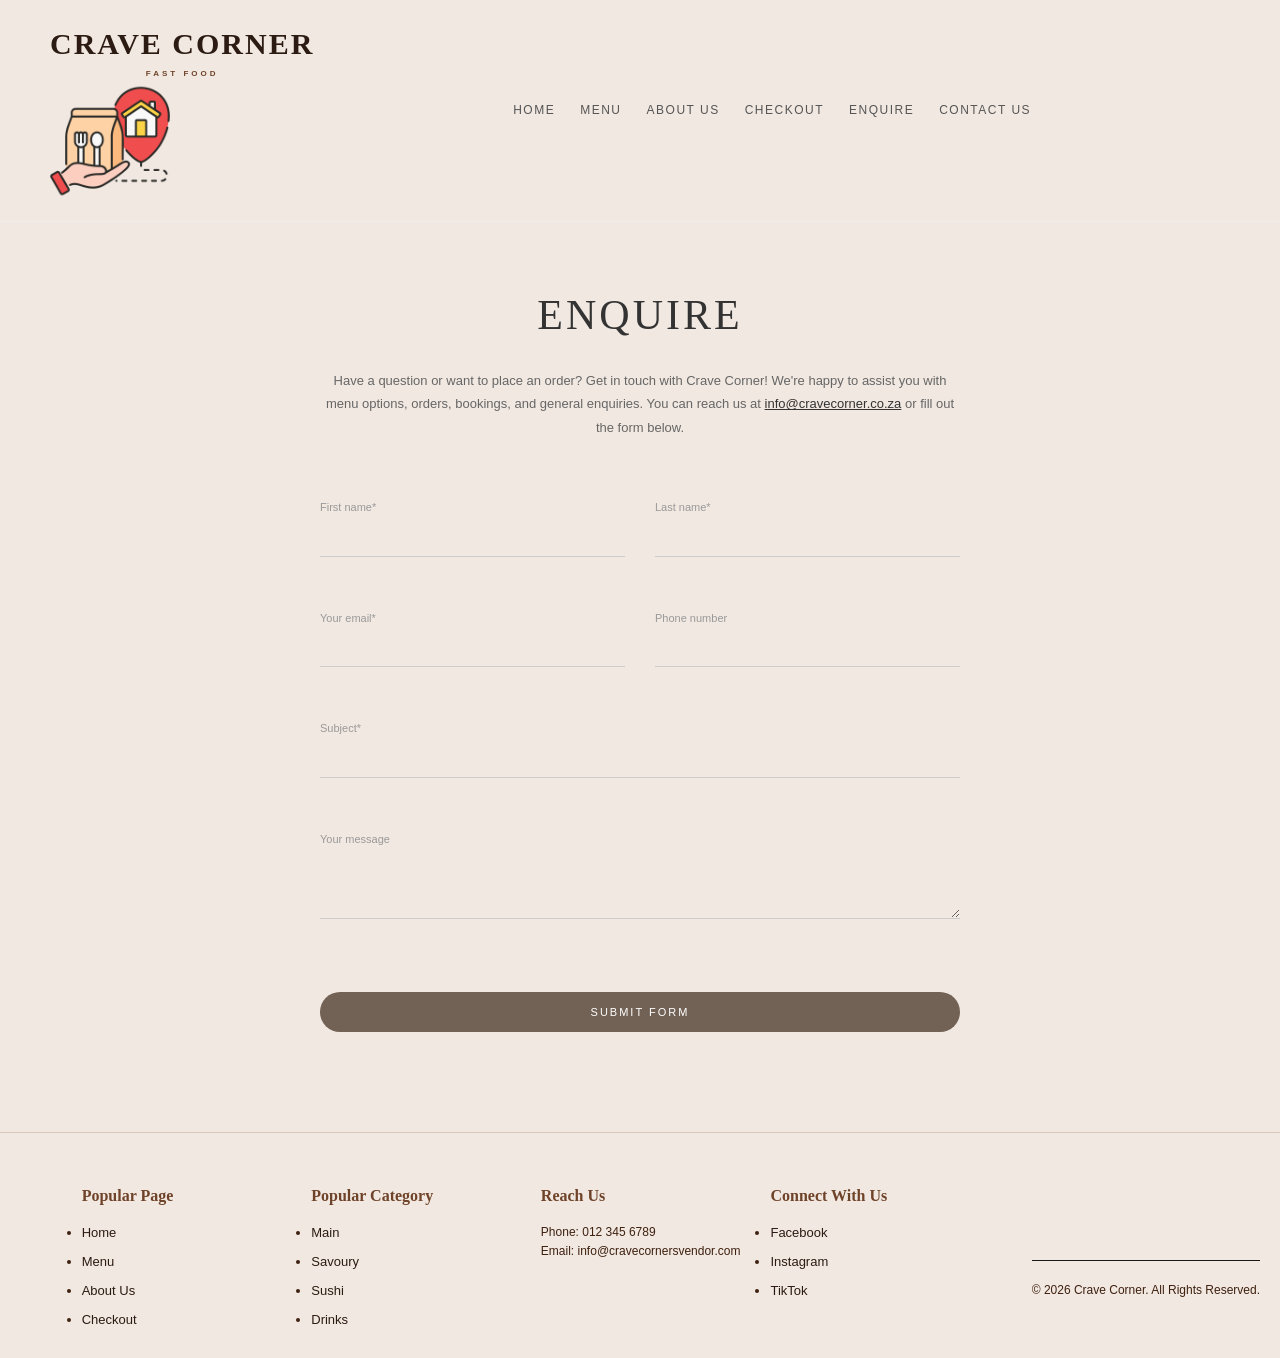
<file: enquire.html>
<!DOCTYPE html>
<html lang="en">

<head>
     <title>Enquiries - Crave Corner</title>
    <meta charset="UTF-8">
    <meta name="viewport" content="width=device-width, initial-scale=1.0">
    <meta name="Descriprion" content="Customers with an opportunity to make enquiries about the food vendor's products, services and offerings."
   
    
    <!-- Font Awesome for Social Icons -->
    <link rel="stylesheet" href="https://cdnjs.cloudflare.com/ajax/libs/font-awesome/6.4.0/css/all.min.css">
    
</head>

<body>
<link rel="stylesheet" href="style.css">

    <!-- Main Navigation Header -->
    <header class="header-nav">
        <div class="logo">
                CRAVE CORNER
                 <span>
                    FAST FOOD
                </span>
            <img src="IMAGES/logo.png" alt="creatives corner logo" width="120px" height="auto">
            </div>

        <nav>
            <a href="index.html">Home</a>
            <a href="menu.html">Menu</a>
            <a href="about_us.html">About Us</a>
            <a href="checkout.html">Checkout</a>
            <a href="enquire.html">Enquire</a>
            <a href="contact_us.html">Contact Us</a>
        </nav>

        <div class="header-socials">
        </div>
    </header>


    <!-- Main Content -->
    <main class="inquire-container">

        <h1 class="page-title">ENQUIRE</h1>

        <p class="intro-text">
            Have a question or want to place an order? Get in touch with Crave Corner! 
            We're happy to assist you with menu options, orders, bookings, and general enquiries.
            You can reach us at <a href="mailto:info@cravecorner.co.za">info@cravecorner.co.za</a> 
            or fill out the form below.
        </p>

        <!-- Minimal Form -->
        <form class="inquire-form">

            <div class="form-row">
                <div class="form-group">
                    <label for="fname">First name*</label>
                    <input type="text" id="fname" required>
                </div>
                <div class="form-group">
                    <label for="lname">Last name*</label>
                    <input type="text" id="lname" required>
                </div>
            </div>

            <div class="form-row">
                <div class="form-group">
                    <label for="email">Your email*</label>
                    <input type="email" id="email" required>
                </div>
                <div class="form-group">
                    <label for="phone">Phone number</label>
                    <input type="tel" id="phone">
                </div>
            </div>

            <div class="form-group full-width">
                <label for="subject">Subject*</label>
                <input type="text" id="subject" required>
            </div>

            <div class="form-group full-width">
                <label for="message">Your message</label>
                <textarea id="message" rows="3"></textarea>
            </div>

            <div class="btn-container">
                <button type="submit" class="submit-btn">SUBMIT FORM</button>
            </div>

        </form>

    </main>


     <!-- Footer -->
    <footer>
        <div class="footer-content">
            <div class="footer-col">
                <h3>Popular Page</h3>
                <ul>
                    <li><a href="index.html">Home</a></li>
                    <li><a href="menu.html">Menu</a></li>
                    <li><a href="About_us.html">About Us</a></li>
                    <li><a href="checkout.html">Checkout</a></li>
                </ul>
            </div>
            <div class="footer-col">
                <h3>Popular Category</h3>
                <ul>
                    <li><a href="Menu.html">Main</a></li>
                    <li><a href="Menu.html">Savoury</a></li>
                    <li><a href="Menu.html">Sushi</a></li>
                    <li><a href="Menu.html">Drinks</a></li>
                </ul>
            </div>
            <div class="footer-col">
                <h3>Reach Us</h3>
                <p>Phone: 012 345 6789</p>
                <p>Email: info@cravecornersvendor.com</p>
            </div>
            <div class="footer-col">
                <h3>Connect With Us</h3>
                <ul>
                    <li><a href="#">Facebook</a></li>
                    <li><a href="#">Instagram</a></li>
                    <li><a href="#">TikTok</a></li>
                </ul>
            </div>
        </div>
        <div class="copyright">
            &copy; 2026 Crave Corner. All Rights Reserved.
        </div>
    </footer>

 <script src="script.js"></script>
</body>
</html>
</file>
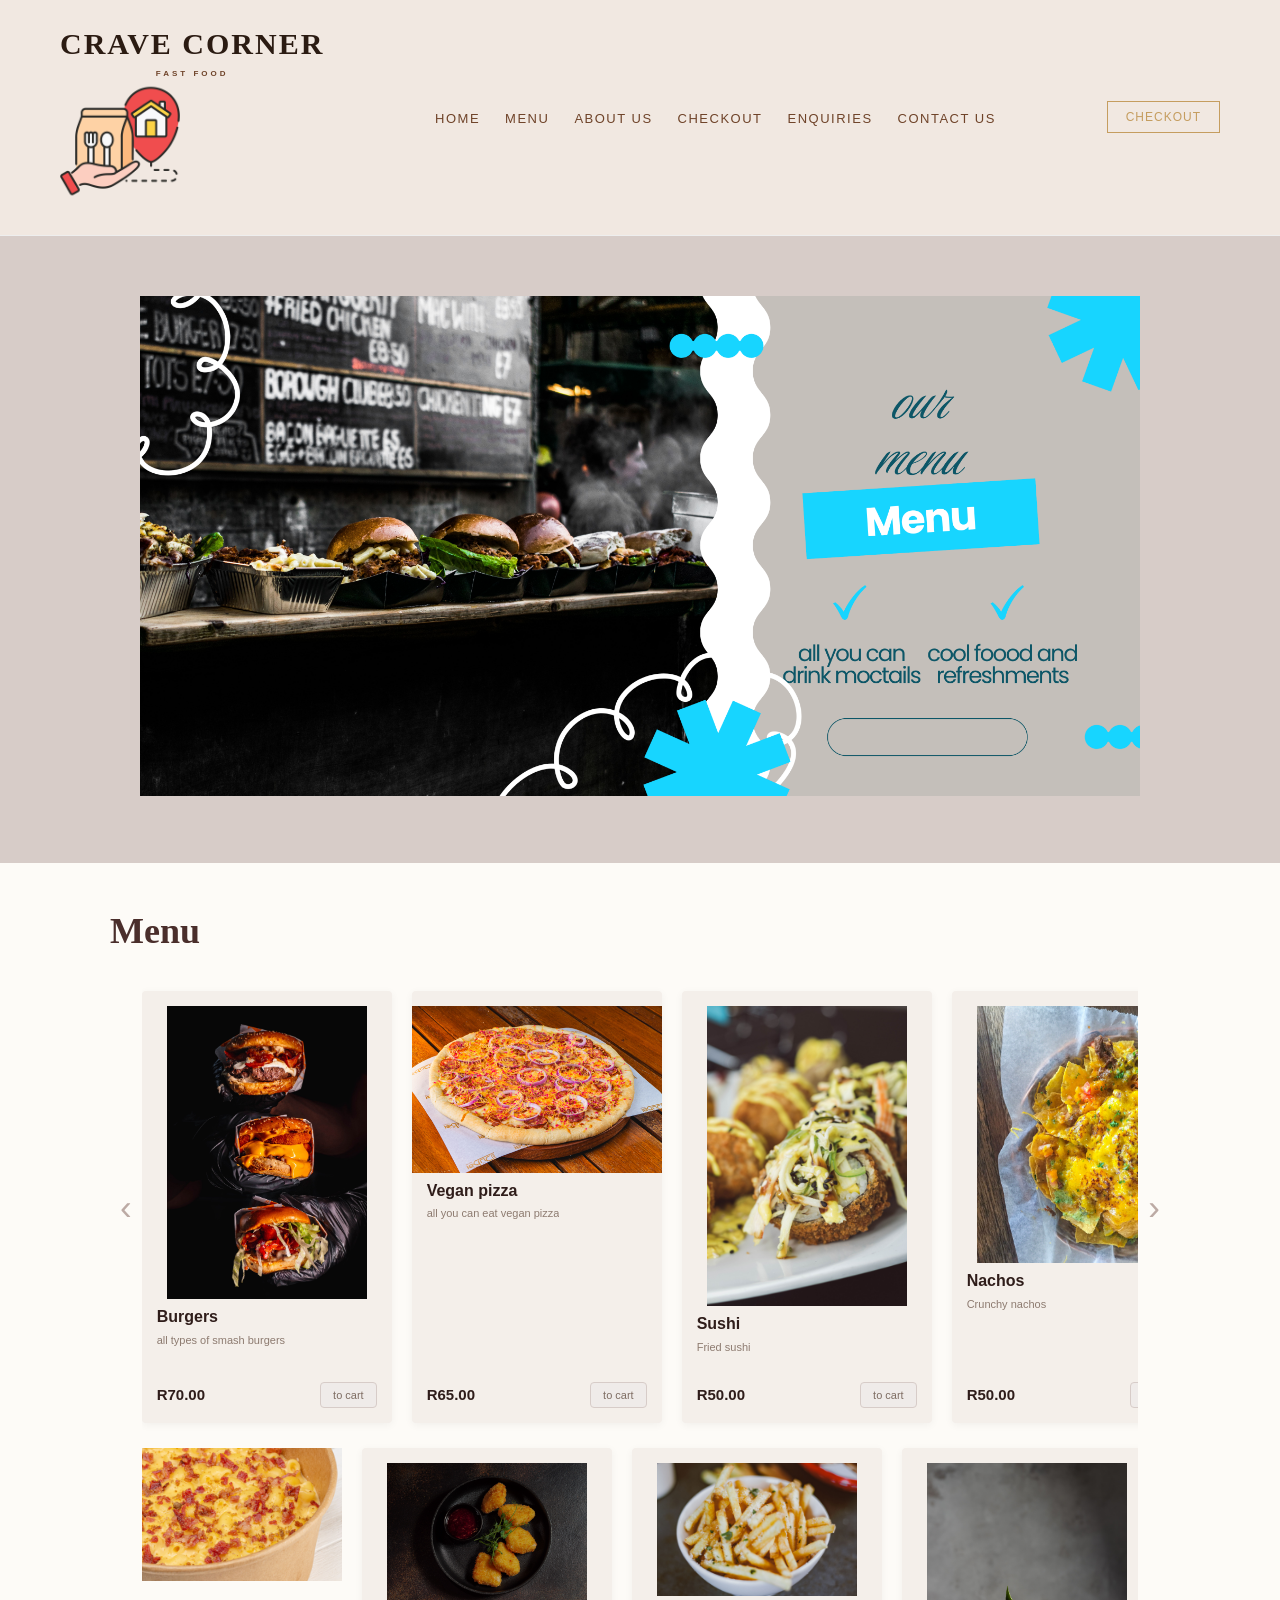
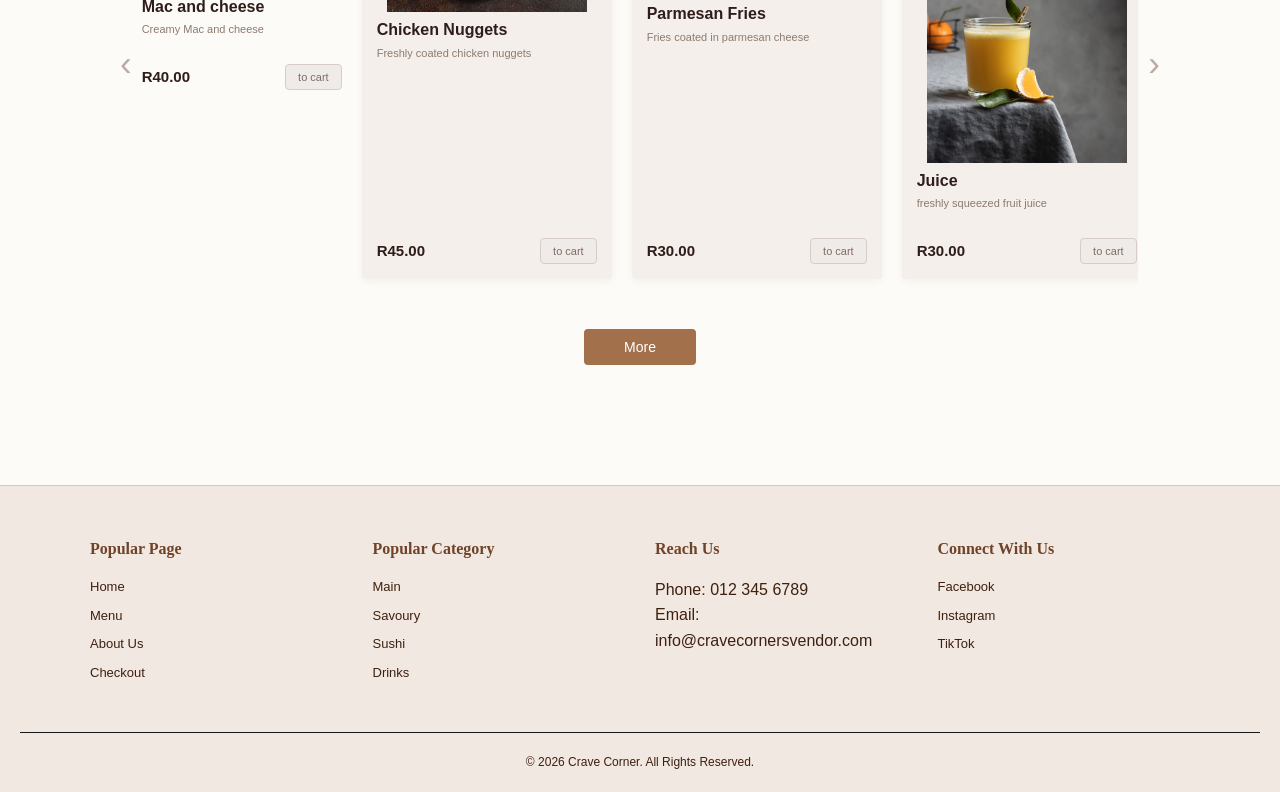
<file: Menu.html>
<!DOCTYPE html>
<html lang="en">
<head>
    <title>Crave Corner | Menu Page</title>
    <meta charset="UTF-8">
    <meta name="viewport" content="width=device-width, initial-scale=1.0">
    <meta name="Descriprion" content="Customers can explore the available food options, view descriptions and browse the menu to decide what they would like to order."
    
</head>
    
    
    <!--Embedded css-->
    <style>
        /* Base Reset */
        * {
            margin: 0;
            padding: 0;
            box-sizing: border-box;
        }

        body {
            font-family: 'Helvetica Neue', Arial, sans-serif;
            background-color: #F1E8E1;
            color: #d1d1d1;
            line-height: 1.6;
        }

        a {
            text-decoration: none;
            color: inherit;
            transition: color 0.3s ease;
        }

        ul {
            list-style: none;
        }

        /* Top Bar Info */
        .top-info-bar {
            background-color: #F1E8E1;
            color: #6F4329;
            font-size: 12px;
            padding: 8px 50px;
            display: flex;
            justify-content: space-between;
            align-items: center;
           
        }

        .top-info-bar div {
            display: flex;
            gap: 20px;
        }
        :root {
    --primary-color: #A3704C;
    --bg-color: #FDFBF7;
    --card-bg: #F4EFEA;
    --text-dark: #3E2723;
}

body {
    font-family: 'Arial', sans-serif;
    background-color: var(--bg-color);
    color: var(--text-dark);
    margin: 0;
    padding: 0;
    overflow-x: hidden;
}

/* Hero Banner Section */
.hero-section {
    background-color: #D7CCC8;
    text-align: center;
    padding: 60px 20px;
    position: relative;
}

.hero-title {
    font-size: clamp(32px, 6vw, 64px);
    font-weight: 800;
    text-transform: uppercase;
    letter-spacing: 4px;
    margin: 0;
    color: #FFF;
    text-shadow: 2px 2px 4px rgba(0,0,0,0.2);
}

.hero-image-placeholder {
    height: 150px; 
    background: #E6DFD9; 
    max-width: 250px; 
    margin: 20px auto; 
    border-radius: 8px; 
    display: flex; 
    align-items: center; 
    justify-content: center; 
    color: #A3968C;
}

/* Menu Container Layout */
.menu-container {
    max-width: 1200px;
    margin: 40px auto;
    padding: 0 20px;
    position: relative;
}

.menu-header {
    display: flex;
    justify-content: space-between;
    align-items: flex-end;
    margin-bottom: 20px;
}

.menu-title h1 {
    font-size: 36px;
    margin: 0;
    font-family: 'Georgia', serif;
    color: #4A2E2B;
}

.menu-title span {
    font-size: 18px;
    color: var(--primary-color);
    font-style: italic;
}

/* Cart Top Button */
.basket-toggle-btn {
    background-color: var(--primary-color);
    color: white;
    border: none;
    padding: 10px 20px;
    border-radius: 20px;
    cursor: pointer;
    font-weight: bold;
    font-size: 14px;
}

/* Filter Badges Category Selection */
.categories-bar {
    display: flex;
    gap: 10px;
    flex-wrap: wrap;
    margin-bottom: 30px;
}

.category-badge {
    background-color: var(--card-bg);
    color: var(--text-dark);
    padding: 8px 16px;
    border-radius: 20px;
    font-size: 13px;
    cursor: pointer;
    border: 1px solid transparent;
    transition: all 0.2s ease;
}

.category-badge.active, .category-badge:hover {
    background-color: var(--primary-color);
    color: white;
}

/* Slider Carousel Mechanics */
.slider-section {
    position: relative;
    margin-bottom: 5px;
    display: flex;
    align-items: center;
}

.slider-window {
    width: 100%;
    overflow: hidden;
    padding: 10px 0;
}

.slider-track {
    display: flex;
    gap: 20px;
    transition: transform 0.5s cubic-bezier(0.25, 1, 0.5, 1);
    width: max-content;
}

/* Slider Navigation Arrows */
.arrow-btn {
    background: none;
    border: none;
    font-size: 35px;
    color: #BCAAA4;
    cursor: pointer;
    padding: 10px;
    z-index: 10;
    user-select: none;
    transition: color 0.2s;
}

.arrow-btn:hover {
    color: var(--primary-color);
}

/*  Item Display Cards */
.Item-card {
    background: var(--card-bg);
    border-radius: 4px;
    width: 250px;
    padding: 15px;
    box-sizing: border-box;
    display: flex;
    flex-direction: column;
    align-items: center;
    text-align: center;
    box-shadow: 0 2px 8px rgba(0,0,0,0.05);
}

.Item-img-placeholder {
    width: 100%;
    height: 180px;
    background-color: #E6DFD9;
    border-radius: 4px;
    margin-bottom: 12px;
    display: flex;
    align-items: center;
    justify-content: center;
    color: #A3968C;
    font-size: 12px;
}

.Item-name {
    font-size: 16px;
    font-weight: bold;
    margin: 5px 0 2px 0;
    align-self: flex-start;
    color: #2F1D1A;
}

.Item-desc {
    font-size: 11px;
    color: #8D7B70;
    margin-bottom: 15px;
    align-self: flex-start;
    text-align: left;
    height: 28px;
    overflow: hidden;
}

.card-footer {
    display: flex;
    justify-content: space-between;
    width: 100%;
    align-items: center;
    margin-top: auto;
}

.Item-price {
    font-weight: bold;
    font-size: 15px;
    color: #2F1D1A;
}

.to-cart-btn {
    background-color: #EFEBE9;
    border: 1px solid #D7CCC8;
    color: #7E6D63;
    padding: 6px 12px;
    font-size: 11px;
    border-radius: 4px;
    cursor: pointer;
    text-transform: lowercase;
    transition: all 0.2s;
}

.to-cart-btn:hover {
    background-color: var(--primary-color);
    color: white;
    border-color: var(--primary-color);
}

/* Center More Button */
.more-btn-container {
    text-align: center;
    margin: 40px 0;
}

.more-btn {
    background-color: var(--primary-color);
    color: white;
    border: none;
    padding: 10px 40px;
    border-radius: 4px;
    font-size: 14px;
    cursor: pointer;
}

/* Slide-out Checkout Sidebar panel */
.checkout-sidebar {
    position: fixed;
    top: 0;
    right: -350px;
    width: 310px;
    height: 100%;
    background: white;
    box-shadow: -4px 0 15px rgba(0,0,0,0.15);
    z-index: 1000;
    transition: right 0.3s ease;
    padding: 20px;
    display: flex;
    flex-direction: column;
}

.checkout-sidebar.open {
    right: 0;
}

.sidebar-header {
    display: flex;
    justify-content: space-between;
    align-items: center;
    border-bottom: 2px solid var(--card-bg);
    padding-bottom: 10px;
}

.close-sidebar {
    background: none;
    border: none;
    font-size: 24px;
    cursor: pointer;
    color: #888;
}

.cart-items-list {
    flex-grow: 1;
    overflow-y: auto;
    margin-top: 15px;
}

.cart-item {
    display: flex;
    justify-content: space-between;
    align-items: center;
    padding: 10px 0;
    border-bottom: 1px solid #EEE;
    font-size: 14px;
}

.cart-item-remove {
    background: none;
    border: none;
    color: #C62828;
    cursor: pointer;
    font-size: 12px;
}

.sidebar-footer {
    border-top: 2px solid var(--card-bg);
    padding-top: 15px;
}

.total-price-box {
    display: flex;
    justify-content: space-between;
    font-weight: bold;
    font-size: 18px;
    margin-bottom: 15px;
}

.checkout-submit-btn {
    width: 100%;
    background-color: var(--primary-color);
    color: white;
    border: none;
    padding: 12px;
    border-radius: 4px;
    font-size: 16px;
    font-weight: bold;
    cursor: pointer;
}


        /* Main Header Navigation */

         header {
            display: flex;
            justify-content: space-between;
            align-items: center;
            padding: 20px 60px;
            background-color: #F1E8E1;
            border-bottom: 1px solid #eeeeee;
            position: sticky;
            top: 0;
            z-index: 100;
        }
      .logo {
    font-family: 'Playfair Display', serif;
    font-size: 30px;
    font-weight: 700;
    letter-spacing: 2px;
    color: #2B1B12;
}

.logo span {
    display: block;
    font-family: 'DM Sans', sans-serif;
    font-size: 8px;
    letter-spacing: 3px;
    text-align: center;
    color: #6F4329;
}

        .logo-text h1 {
            font-family: Georgia, 'Times New Roman', Times, serif;
            font-size: 24px;
            letter-spacing: 1px;
            color: #6F4329;
        }

        .nav-links {
            display: flex;
            gap: 25px;
        }

        .nav-links a {
            font-size: 13px;
            text-transform: uppercase;
            letter-spacing: 1.5px;
            color:#6F4329;
        }

        .nav-links a:hover {
            color: #c59d5f;
        }

        .btn-reservation {
            border: 1px solid #c59d5f;
            color: #c59d5f;
            padding: 8px 18px;
            font-size: 12px;
            letter-spacing: 1px;
            text-transform: uppercase;
            background: transparent;
            cursor: pointer;
            transition: all 0.3s ease;
        }

        .btn-reservation:hover {
            background-color: #c59d5f;
            color: #121212;
        }

     /* Hero Banner */
        .hero {
            position: relative;
            height: 80vh;
            background: linear-gradient(rgba(0, 0, 0, 0.4), rgba(0, 0, 0, 0.4)), url('IMAGES/Menu.jpg') center/cover no-repeat;
            display: flex;
            align-items: center;
            padding: 0 10%;
            color: #ffffff;
        }

        .hero-content {
            max-width: 500px;
        }

        .hero-subtitle {
            font-size: 12px;
            text-transform: uppercase;
            letter-spacing: 3px;
            margin-bottom: 15px;
            display: block;
        }

        .hero-title {
            font-family: 'Georgia', serif;
            font-size: 64px;
            font-weight: normal;
            line-height: 1.1;
            margin-bottom: 20px;
        }


        /* Menu Content Area */
        .menu-container {
            max-width: 1100px;
            margin: 0 auto;
            padding: 40px 20px 80px 20px;
        }

        .section-header {
            text-align: center;
            margin-bottom: 40px;
            margin-top: 40px;
        }

        .section-subtitle {
            color: #090909;
            font-size: 11px;
            text-transform: uppercase;
            letter-spacing: 2px;
        }

        .section-title {
            font-family: 'Georgia', serif;
            font-size: 36px;
            color: #1c1b1b;
            font-weight: normal;
            margin-top: 5px;
        }

        /* Menu Item Grid Layout */
        .menu-grid {
            display: grid;
            grid-template-columns: repeat(2, 1fr);
            gap: 25px 40px;
        }

        /* Individual Card */
        .menu-item {
            display: flex;
            align-items: flex-start;
            background-color: #060606;
            padding: 15px;
            border-radius: 6px;
            border: 1px solid #222222;
        }

        .menu-item img {
            width: 70px;
            height: 70px;
            border-radius: 50%;
            object-fit: cover;
            margin-right: 15px;
            border: 1px solid #0f0f0f;
        }

        .item-details {
            flex: 1;
        }

        .item-header {
            display: flex;
            justify-content: space-between;
            align-items: baseline;
            margin-bottom: 6px;
        }

        .item-title {
            font-size: 16px;
            color: #010101;
            font-weight: bold;
        }

        .item-price {
            color: #0f0f0f;
            font-weight: bold;
            font-size: 15px;
        }

        .item-description {
            font-size: 12px;
            color: #131212;
            line-height: 1.4;
        }

        /* Footer */
        footer {
            background-color: #F1E8E1;
            border-top: 1px solid #d8c6b8;
            padding: 50px 20px 20px 20px;
            color: #3e200f;
        }

        .footer-content {
            max-width: 1100px;
            margin: 0 auto;
            display: grid;
            grid-template-columns: repeat(4, 1fr);
            gap: 30px;
        }

        .footer-col h3 {
            font-family: 'Georgia', serif;
            color: #6F4329;
            font-size: 16px;
            margin-bottom: 15px;
        }

        .footer-col li {
            margin-bottom: 8px;
            font-size: 13px;
        }

        .copyright {
            text-align: center;
            font-size: 12px;
            margin-top: 40px;
            padding-top: 20px;
            border-top: 1px solid #181818;
        }

        /* Responsive Breakpoints */
        @media (max-width: 850px) {
            .menu-grid {
                grid-template-columns: 1fr;
            }
            .footer-content {
                grid-template-columns: repeat(2, 1fr);
            }
            .top-info-bar {
                display: none;
            }
        }

        @media (max-width: 600px) {
            .header-nav {
                flex-direction: column;
                gap: 15px;
            }
            .nav-links {
                flex-wrap: wrap;
                justify-content: center;
            }
            .footer-content {
                grid-template-columns: 1fr;
            }
        }
    </style>

<body>


    <!-- Main Navigation Header -->
    <header class="header-nav">
        <div class="logo">
                CRAVE CORNER
                 <span>
                    FAST FOOD
                </span>
            <img src="IMAGES/logo.png" alt="creatives corner logo" width="120px" height="auto">
            </div>

        <ul class="nav-links">
            <li><a href="index.html">Home</a></li>
            <li><a href="menu.html">Menu</a></li>
            <li><a href="About_us.html">About Us</a></li>
            <li><a href="checkout.html">Checkout</a></li>
            <li><a href="Enquire.html">Enquiries</a></li>
            <li><a href="Contact_us.html">Contact Us</a></li>
        </ul>
        <button class="btn-reservation">Checkout</button>
    </header>



    <!-- Hero Banner View -->
    <div class="hero-section">
        
        <!-- Dropped your hero image link here -->
        <img class="hero-image" src="IMAGES/Blue White Modern New Menu Banner.png" width="1000px" alt="Featured Meals">
    </div>

    <div class="menu-container">
        
        <div class="menu-header">
            <div class="menu-title">
                <h1>Menu</h1>
                
            </div>
        </div>


        <!-- SLIDER ROW 1 -->
        <div class="slider-section">
            <button class="arrow-btn" onclick="moveSlider('track1', -1)">‹</button>
            <div class="slider-window">
                <div class="slider-track" id="track1">
                    <div class="Item-card">
                        <img class="Item-img" src="IMAGES/Burger 1.jpg" width="200px"  alt="Burgers">
                        <div class="Item-name">Burgers</div>
                        <div class="Item-desc">all types of smash burgers</div>
                        <div class="card-footer">
                            <span class="Item-price">R70.00</span>
                            <button class="to-cart-btn" onclick="addToCart('Burgers', 70.00)">to cart</button>
                        </div>
                    </div>
                    <div class="Item-card">
                        <img class="Item-img" src="IMAGES/Pizza 1.jpg" width="250px" alt="Pizza">
                        <div class="Item-name">Vegan pizza</div>
                        <div class="Item-desc">all you can eat vegan pizza</div>
                        <div class="card-footer">
                            <span class="Item-price">R65.00</span>
                            <button class="to-cart-btn" onclick="addToCart('Vegan pizza', 65.00)">to cart</button>
                        </div>
                    </div>
                   
                     <div class="Item-card">
                        <img class="Item-img" src="IMAGES/sushi 1.jpg" width="200px" alt="Sushi">
                        <div class="Item-name">Sushi</div>
                        <div class="Item-desc">Fried sushi</div>
                        <div class="card-footer">
                            <span class="Item-price">R50.00</span>
                            <button class="to-cart-btn" onclick="addToCart('sushi', 50.00)">to cart</button>
                        </div>
                    </div>

                    <div class="Item-card">
                        <img class="Item-img" src="IMAGES/nacho 2.jpg" width="200px" alt="Nachos">
                        <div class="Item-name">Nachos</div>
                        <div class="Item-desc">Crunchy nachos</div>
                        <div class="card-footer">
                            <span class="Item-price">R50.00</span>
                            <button class="to-cart-btn" onclick="addToCart('Nachos', 50.00)">to cart</button>
                        </div>
                    </div>

                    <div class="Item-card">
                        <img class="Item-img" src="IMAGES/rib 2.jpg" width="200px" alt="Ribs">
                        <div class="Item-name">Caramalised Ribs</div>
                        <div class="Item-desc">Ribs with fried onion</div>
                        <div class="card-footer">
                            <span class="Item-price">R100 per gram</span>
                            <button class="to-cart-btn" onclick="addToCart('Caramalised ribs', 100.00)">to cart</button>
                        </div>
                    </div>
                </div>
            </div>
            <button class="arrow-btn" onclick="moveSlider('track1', 1)">›</button>
        </div>

        <!-- SLIDER ROW 2: sides-->
        <div class="slider-section">
            <button class="arrow-btn" onclick="moveSlider('track2', -1)">‹</button>
            <div class="slider-window">
                <div class="slider-track" id="track2">
                    <div class="coffee-card">
                        <img class="Item-img" src="IMAGES/mac & cheese 2.jpg" width="200px" alt="Mac and cheese">
                        <div class="Item-name">Mac and cheese</div>
                        <div class="Item-desc">Creamy Mac and cheese</div>
                        <div class="card-footer">
                            <span class="Item-price">R40.00</span>
                            <button class="to-cart-btn" onclick="addToCart('Mac and cheese', 40.0)">to cart</button>
                        </div>
                    </div>
                    <div class="Item-card">
                        <img class="Item-img" src="IMAGES/chicken nugget 2.jpg" width="200px" alt="Chicken Nuggets">
                        <div class="Item-name">Chicken Nuggets</div>
                        <div class="Item-desc">Freshly coated chicken nuggets</div>
                        <div class="card-footer">
                            <span class="Item-price">R45.00</span>
                            <button class="to-cart-btn" onclick="addToCart('Chicken Nuggets', 45.00)">to cart</button>
                        </div>
                    </div>
                    <div class="Item-card">
                        <img class="Item-img" src="IMAGES/fries 2.jpg" width="200px" alt="Fries">
                        <div class="Item-name">Parmesan Fries</div>
                        <div class="Item-desc">Fries coated in parmesan cheese</div>
                        <div class="card-footer">
                            <span class="Item-price">R30.00</span>
                            <button class="to-cart-btn" onclick="addToCart('Fries', 30.00)">to cart</button>
                        </div>
                    </div>

                     <div class="Item-card">
                        <img class="Item-img" src="IMAGES/juice 2.jpg" width="200px" alt="Juice">
                        <div class="Item-name">Juice</div>
                        <div class="Item-desc">freshly squeezed fruit juice</div>
                        <div class="card-footer">
                            <span class="Item-price">R30.00</span>
                            <button class="to-cart-btn" onclick="addToCart('Juice', 30.00)">to cart</button>
                        </div>
                    </div>

                    <div class="Item-card">
                        <img class="Item-img" src="IMAGES/mocktail 2.jpg" width="200px" alt="Mocktails">
                        <div class="Item-name">Mocktails</div>
                        <div class="Item-desc">strawbery non alcoholic refresher</div>
                        <div class="card-footer">
                            <span class="Item-price">R25.00</span>
                            <button class="to-cart-btn" onclick="addToCart('mocktail', 25.00)">to cart</button>
                        </div>
                    </div>
                </div>
            </div>
            <button class="arrow-btn" onclick="moveSlider('track2', 1)">›</button>
        </div>

        <div class="more-btn-container">
            <button class="more-btn">More</button>
        </div>
    </div>

    <!-- Sliding Sidebar Panel -->
    <div class="checkout-sidebar" id="checkoutSidebar">
        <div class="sidebar-header">
            <h2>Your Basket</h2>
            <button class="close-sidebar" onclick="toggleCart()">×</button>
        </div>
        <div class="cart-items-list" id="cartItemsList">
            <p style="color:#888; text-align:center; margin-top:40px;">Your basket is empty.</p>
        </div>
        <div class="sidebar-footer">
            <div class="total-price-box">
                <span>Total:</span>
                <span id="totalPrice">R0.00</span>
            </div>
            <button class="checkout-submit-btn" onclick="submitCheckout()">Checkout</button>
        </div>
    </div>
   

</body>
 </main>

    <!-- Footer -->
    <footer>
        <div class="footer-content">
            <div class="footer-col">
                <h3>Popular Page</h3>
                <ul>
                    <li><a href="index.html">Home</a></li>
                    <li><a href="menu.html">Menu</a></li>
                    <li><a href="About_us.html">About Us</a></li>
                    <li><a href="checkout.html">Checkout</a></li>
                </ul>
            </div>
            <div class="footer-col">
                <h3>Popular Category</h3>
                <ul>
                    <li><a href="#">Main</a></li>
                    <li><a href="#">Savoury</a></li>
                    <li><a href="#">Sushi</a></li>
                    <li><a href="#">Drinks</a></li>
                </ul>
            </div>
            <div class="footer-col">
                <h3>Reach Us</h3>
                <p>Phone: 012 345 6789</p>
                <p>Email: info@cravecornersvendor.com</p>
            </div>
            <div class="footer-col">
                <h3>Connect With Us</h3>
                <ul>
                    <li><a href="#">Facebook</a></li>
                    <li><a href="#">Instagram</a></li>
                    <li><a href="#">TikTok</a></li>
                </ul>
            </div>
        </div>
        <div class="copyright">
            &copy; 2026 Crave Corner. All Rights Reserved.
        </div>
    </footer>
 <!-- Linking the external JavaScript engine -->
    <script src="script.js"></script>
</body>
</html>
</file>
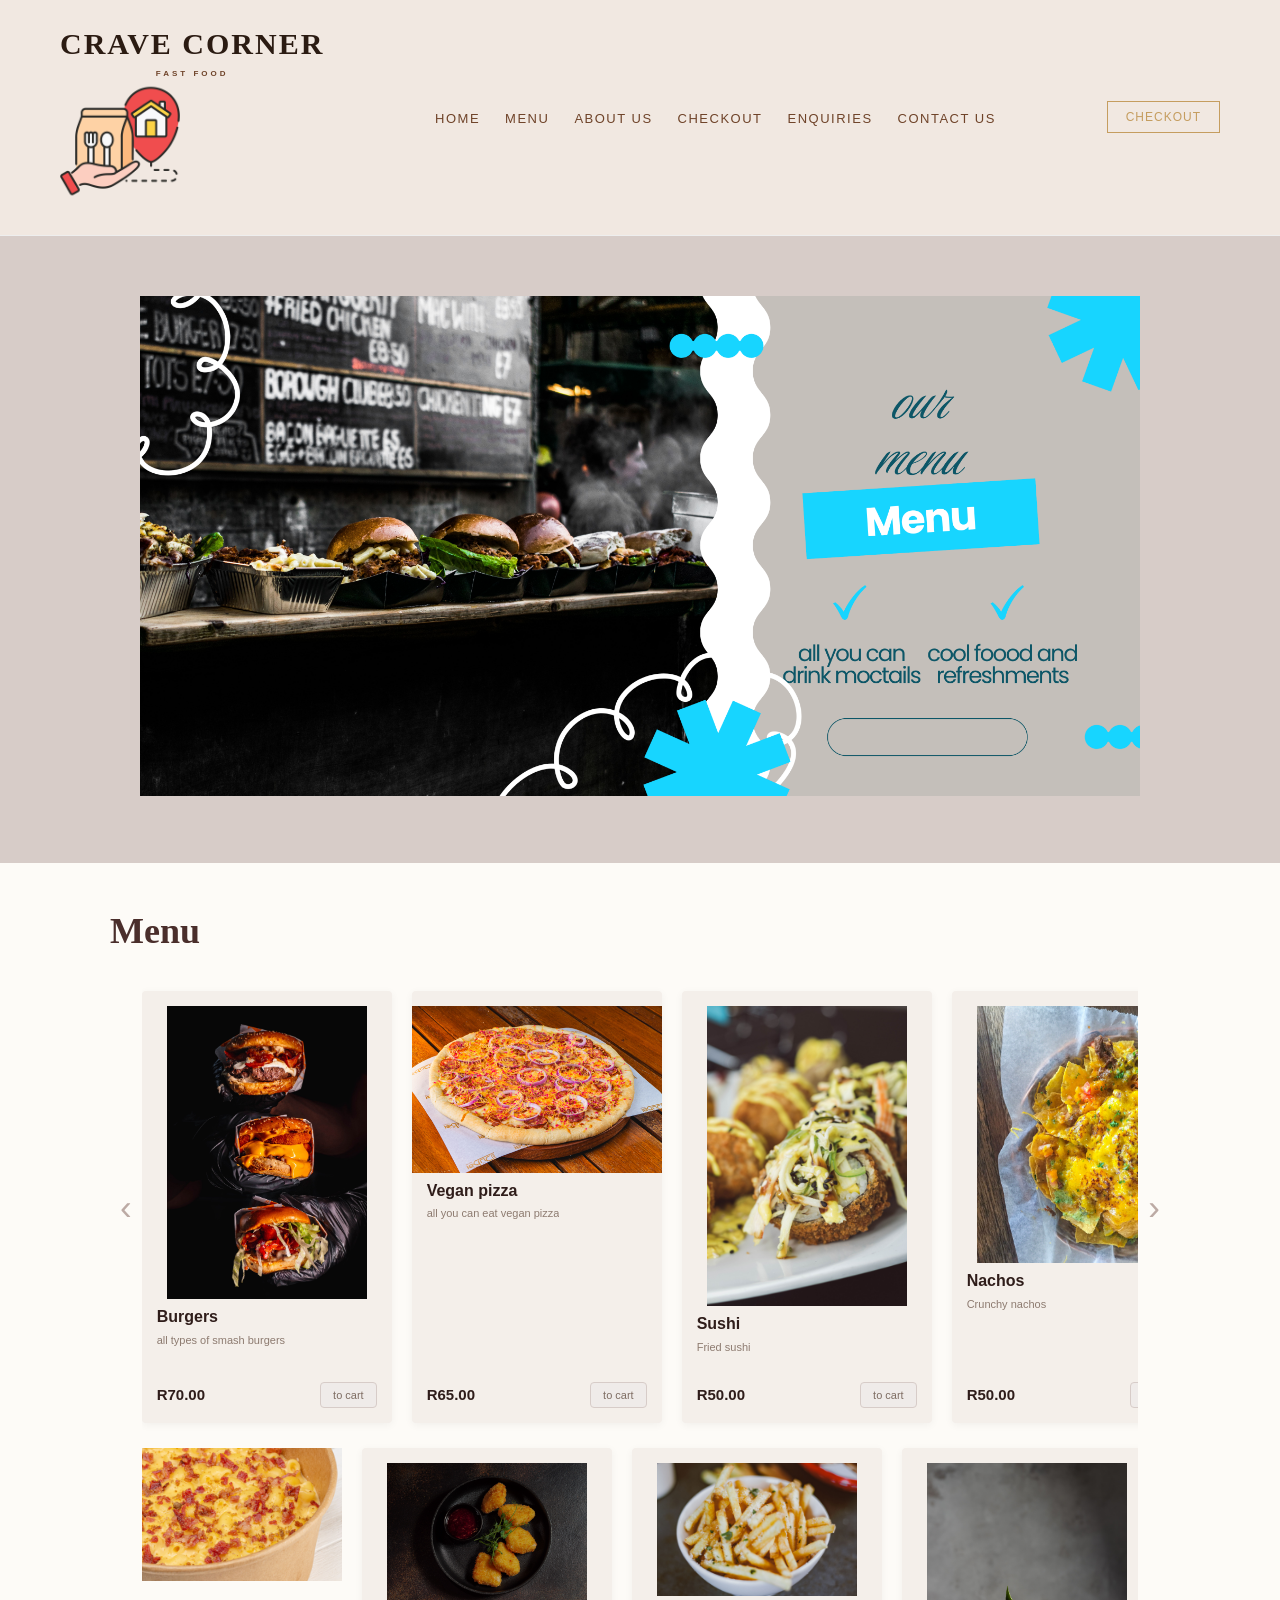
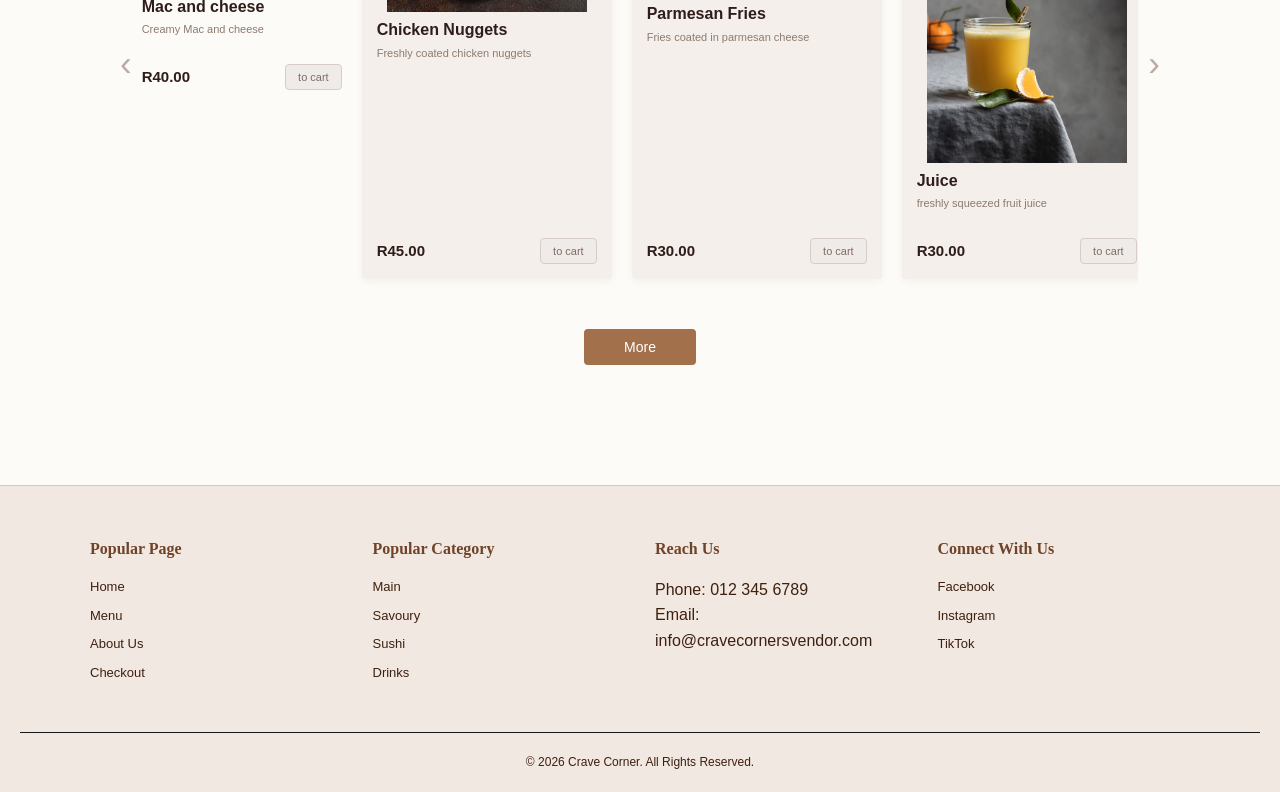
<file: menu.html>
<!DOCTYPE html>
<html lang="en">
<head>
    <title>Crave Corner | Menu Page</title>
    <meta charset="UTF-8">
    <meta name="viewport" content="width=device-width, initial-scale=1.0">
    <meta name="Descriprion" content="Customers can explore the available food options, view descriptions and browse the menu to decide what they would like to order."
    
</head>
    
    
    <!--Embedded css-->
    <style>
        /* Base Reset */
        * {
            margin: 0;
            padding: 0;
            box-sizing: border-box;
        }

        body {
            font-family: 'Helvetica Neue', Arial, sans-serif;
            background-color: #F1E8E1;
            color: #d1d1d1;
            line-height: 1.6;
        }

        a {
            text-decoration: none;
            color: inherit;
            transition: color 0.3s ease;
        }

        ul {
            list-style: none;
        }

        /* Top Bar Info */
        .top-info-bar {
            background-color: #F1E8E1;
            color: #6F4329;
            font-size: 12px;
            padding: 8px 50px;
            display: flex;
            justify-content: space-between;
            align-items: center;
           
        }

        .top-info-bar div {
            display: flex;
            gap: 20px;
        }
        :root {
    --primary-color: #A3704C;
    --bg-color: #FDFBF7;
    --card-bg: #F4EFEA;
    --text-dark: #3E2723;
}

body {
    font-family: 'Arial', sans-serif;
    background-color: var(--bg-color);
    color: var(--text-dark);
    margin: 0;
    padding: 0;
    overflow-x: hidden;
}

/* Hero Banner Section */
.hero-section {
    background-color: #D7CCC8;
    text-align: center;
    padding: 60px 20px;
    position: relative;
}

.hero-title {
    font-size: clamp(32px, 6vw, 64px);
    font-weight: 800;
    text-transform: uppercase;
    letter-spacing: 4px;
    margin: 0;
    color: #FFF;
    text-shadow: 2px 2px 4px rgba(0,0,0,0.2);
}

.hero-image-placeholder {
    height: 150px; 
    background: #E6DFD9; 
    max-width: 250px; 
    margin: 20px auto; 
    border-radius: 8px; 
    display: flex; 
    align-items: center; 
    justify-content: center; 
    color: #A3968C;
}

/* Menu Container Layout */
.menu-container {
    max-width: 1200px;
    margin: 40px auto;
    padding: 0 20px;
    position: relative;
}

.menu-header {
    display: flex;
    justify-content: space-between;
    align-items: flex-end;
    margin-bottom: 20px;
}

.menu-title h1 {
    font-size: 36px;
    margin: 0;
    font-family: 'Georgia', serif;
    color: #4A2E2B;
}

.menu-title span {
    font-size: 18px;
    color: var(--primary-color);
    font-style: italic;
}

/* Cart Top Button */
.basket-toggle-btn {
    background-color: var(--primary-color);
    color: white;
    border: none;
    padding: 10px 20px;
    border-radius: 20px;
    cursor: pointer;
    font-weight: bold;
    font-size: 14px;
}

/* Filter Badges Category Selection */
.categories-bar {
    display: flex;
    gap: 10px;
    flex-wrap: wrap;
    margin-bottom: 30px;
}

.category-badge {
    background-color: var(--card-bg);
    color: var(--text-dark);
    padding: 8px 16px;
    border-radius: 20px;
    font-size: 13px;
    cursor: pointer;
    border: 1px solid transparent;
    transition: all 0.2s ease;
}

.category-badge.active, .category-badge:hover {
    background-color: var(--primary-color);
    color: white;
}

/* Slider Carousel Mechanics */
.slider-section {
    position: relative;
    margin-bottom: 5px;
    display: flex;
    align-items: center;
}

.slider-window {
    width: 100%;
    overflow: hidden;
    padding: 10px 0;
}

.slider-track {
    display: flex;
    gap: 20px;
    transition: transform 0.5s cubic-bezier(0.25, 1, 0.5, 1);
    width: max-content;
}

/* Slider Navigation Arrows */
.arrow-btn {
    background: none;
    border: none;
    font-size: 35px;
    color: #BCAAA4;
    cursor: pointer;
    padding: 10px;
    z-index: 10;
    user-select: none;
    transition: color 0.2s;
}

.arrow-btn:hover {
    color: var(--primary-color);
}

/*  Item Display Cards */
.Item-card {
    background: var(--card-bg);
    border-radius: 4px;
    width: 250px;
    padding: 15px;
    box-sizing: border-box;
    display: flex;
    flex-direction: column;
    align-items: center;
    text-align: center;
    box-shadow: 0 2px 8px rgba(0,0,0,0.05);
}

.Item-img-placeholder {
    width: 100%;
    height: 180px;
    background-color: #E6DFD9;
    border-radius: 4px;
    margin-bottom: 12px;
    display: flex;
    align-items: center;
    justify-content: center;
    color: #A3968C;
    font-size: 12px;
}

.Item-name {
    font-size: 16px;
    font-weight: bold;
    margin: 5px 0 2px 0;
    align-self: flex-start;
    color: #2F1D1A;
}

.Item-desc {
    font-size: 11px;
    color: #8D7B70;
    margin-bottom: 15px;
    align-self: flex-start;
    text-align: left;
    height: 28px;
    overflow: hidden;
}

.card-footer {
    display: flex;
    justify-content: space-between;
    width: 100%;
    align-items: center;
    margin-top: auto;
}

.Item-price {
    font-weight: bold;
    font-size: 15px;
    color: #2F1D1A;
}

.to-cart-btn {
    background-color: #EFEBE9;
    border: 1px solid #D7CCC8;
    color: #7E6D63;
    padding: 6px 12px;
    font-size: 11px;
    border-radius: 4px;
    cursor: pointer;
    text-transform: lowercase;
    transition: all 0.2s;
}

.to-cart-btn:hover {
    background-color: var(--primary-color);
    color: white;
    border-color: var(--primary-color);
}

/* Center More Button */
.more-btn-container {
    text-align: center;
    margin: 40px 0;
}

.more-btn {
    background-color: var(--primary-color);
    color: white;
    border: none;
    padding: 10px 40px;
    border-radius: 4px;
    font-size: 14px;
    cursor: pointer;
}

/* Slide-out Checkout Sidebar panel */
.checkout-sidebar {
    position: fixed;
    top: 0;
    right: -350px;
    width: 310px;
    height: 100%;
    background: white;
    box-shadow: -4px 0 15px rgba(0,0,0,0.15);
    z-index: 1000;
    transition: right 0.3s ease;
    padding: 20px;
    display: flex;
    flex-direction: column;
}

.checkout-sidebar.open {
    right: 0;
}

.sidebar-header {
    display: flex;
    justify-content: space-between;
    align-items: center;
    border-bottom: 2px solid var(--card-bg);
    padding-bottom: 10px;
}

.close-sidebar {
    background: none;
    border: none;
    font-size: 24px;
    cursor: pointer;
    color: #888;
}

.cart-items-list {
    flex-grow: 1;
    overflow-y: auto;
    margin-top: 15px;
}

.cart-item {
    display: flex;
    justify-content: space-between;
    align-items: center;
    padding: 10px 0;
    border-bottom: 1px solid #EEE;
    font-size: 14px;
}

.cart-item-remove {
    background: none;
    border: none;
    color: #C62828;
    cursor: pointer;
    font-size: 12px;
}

.sidebar-footer {
    border-top: 2px solid var(--card-bg);
    padding-top: 15px;
}

.total-price-box {
    display: flex;
    justify-content: space-between;
    font-weight: bold;
    font-size: 18px;
    margin-bottom: 15px;
}

.checkout-submit-btn {
    width: 100%;
    background-color: var(--primary-color);
    color: white;
    border: none;
    padding: 12px;
    border-radius: 4px;
    font-size: 16px;
    font-weight: bold;
    cursor: pointer;
}


        /* Main Header Navigation */

         header {
            display: flex;
            justify-content: space-between;
            align-items: center;
            padding: 20px 60px;
            background-color: #F1E8E1;
            border-bottom: 1px solid #eeeeee;
            position: sticky;
            top: 0;
            z-index: 100;
        }
      .logo {
    font-family: 'Playfair Display', serif;
    font-size: 30px;
    font-weight: 700;
    letter-spacing: 2px;
    color: #2B1B12;
}

.logo span {
    display: block;
    font-family: 'DM Sans', sans-serif;
    font-size: 8px;
    letter-spacing: 3px;
    text-align: center;
    color: #6F4329;
}

        .logo-text h1 {
            font-family: Georgia, 'Times New Roman', Times, serif;
            font-size: 24px;
            letter-spacing: 1px;
            color: #6F4329;
        }

        .nav-links {
            display: flex;
            gap: 25px;
        }

        .nav-links a {
            font-size: 13px;
            text-transform: uppercase;
            letter-spacing: 1.5px;
            color:#6F4329;
        }

        .nav-links a:hover {
            color: #c59d5f;
        }

        .btn-reservation {
            border: 1px solid #c59d5f;
            color: #c59d5f;
            padding: 8px 18px;
            font-size: 12px;
            letter-spacing: 1px;
            text-transform: uppercase;
            background: transparent;
            cursor: pointer;
            transition: all 0.3s ease;
        }

        .btn-reservation:hover {
            background-color: #c59d5f;
            color: #121212;
        }

     /* Hero Banner */
        .hero {
            position: relative;
            height: 80vh;
            background: linear-gradient(rgba(0, 0, 0, 0.4), rgba(0, 0, 0, 0.4)), url('IMAGES/Menu.jpg') center/cover no-repeat;
            display: flex;
            align-items: center;
            padding: 0 10%;
            color: #ffffff;
        }

        .hero-content {
            max-width: 500px;
        }

        .hero-subtitle {
            font-size: 12px;
            text-transform: uppercase;
            letter-spacing: 3px;
            margin-bottom: 15px;
            display: block;
        }

        .hero-title {
            font-family: 'Georgia', serif;
            font-size: 64px;
            font-weight: normal;
            line-height: 1.1;
            margin-bottom: 20px;
        }


        /* Menu Content Area */
        .menu-container {
            max-width: 1100px;
            margin: 0 auto;
            padding: 40px 20px 80px 20px;
        }

        .section-header {
            text-align: center;
            margin-bottom: 40px;
            margin-top: 40px;
        }

        .section-subtitle {
            color: #090909;
            font-size: 11px;
            text-transform: uppercase;
            letter-spacing: 2px;
        }

        .section-title {
            font-family: 'Georgia', serif;
            font-size: 36px;
            color: #1c1b1b;
            font-weight: normal;
            margin-top: 5px;
        }

        /* Menu Item Grid Layout */
        .menu-grid {
            display: grid;
            grid-template-columns: repeat(2, 1fr);
            gap: 25px 40px;
        }

        /* Individual Card */
        .menu-item {
            display: flex;
            align-items: flex-start;
            background-color: #060606;
            padding: 15px;
            border-radius: 6px;
            border: 1px solid #222222;
        }

        .menu-item img {
            width: 70px;
            height: 70px;
            border-radius: 50%;
            object-fit: cover;
            margin-right: 15px;
            border: 1px solid #0f0f0f;
        }

        .item-details {
            flex: 1;
        }

        .item-header {
            display: flex;
            justify-content: space-between;
            align-items: baseline;
            margin-bottom: 6px;
        }

        .item-title {
            font-size: 16px;
            color: #010101;
            font-weight: bold;
        }

        .item-price {
            color: #0f0f0f;
            font-weight: bold;
            font-size: 15px;
        }

        .item-description {
            font-size: 12px;
            color: #131212;
            line-height: 1.4;
        }

        /* Footer */
        footer {
            background-color: #F1E8E1;
            border-top: 1px solid #d8c6b8;
            padding: 50px 20px 20px 20px;
            color: #3e200f;
        }

        .footer-content {
            max-width: 1100px;
            margin: 0 auto;
            display: grid;
            grid-template-columns: repeat(4, 1fr);
            gap: 30px;
        }

        .footer-col h3 {
            font-family: 'Georgia', serif;
            color: #6F4329;
            font-size: 16px;
            margin-bottom: 15px;
        }

        .footer-col li {
            margin-bottom: 8px;
            font-size: 13px;
        }

        .copyright {
            text-align: center;
            font-size: 12px;
            margin-top: 40px;
            padding-top: 20px;
            border-top: 1px solid #181818;
        }

        /* Responsive Breakpoints */
        @media (max-width: 850px) {
            .menu-grid {
                grid-template-columns: 1fr;
            }
            .footer-content {
                grid-template-columns: repeat(2, 1fr);
            }
            .top-info-bar {
                display: none;
            }
        }

        @media (max-width: 600px) {
            .header-nav {
                flex-direction: column;
                gap: 15px;
            }
            .nav-links {
                flex-wrap: wrap;
                justify-content: center;
            }
            .footer-content {
                grid-template-columns: 1fr;
            }
        }
    </style>

<body>


    <!-- Main Navigation Header -->
    <header class="header-nav">
        <div class="logo">
                CRAVE CORNER
                 <span>
                    FAST FOOD
                </span>
            <img src="IMAGES/logo.png" alt="creatives corner logo" width="120px" height="auto">
            </div>

        <ul class="nav-links">
            <li><a href="index.html">Home</a></li>
            <li><a href="menu.html">Menu</a></li>
            <li><a href="about_us.html">About Us</a></li>
            <li><a href="checkout.html">Checkout</a></li>
            <li><a href="enquire.html">Enquiries</a></li>
            <li><a href="contact_us.html">Contact Us</a></li>
        </ul>
        <button class="btn-reservation">Checkout</button>
    </header>



    <!-- Hero Banner View -->
    <div class="hero-section">
        
        <!-- Dropped your hero image link here -->
        <img class="hero-image" src="IMAGES/Blue White Modern New Menu Banner.png" width="1000px" alt="Featured Meals">
    </div>

    <div class="menu-container">
        
        <div class="menu-header">
            <div class="menu-title">
                <h1>Menu</h1>
                
            </div>
        </div>


        <!-- SLIDER ROW 1 -->
        <div class="slider-section">
            <button class="arrow-btn" onclick="moveSlider('track1', -1)">‹</button>
            <div class="slider-window">
                <div class="slider-track" id="track1">
                    <div class="Item-card">
                        <img class="Item-img" src="IMAGES/Burger 1.jpg" width="200px"  alt="Burgers">
                        <div class="Item-name">Burgers</div>
                        <div class="Item-desc">all types of smash burgers</div>
                        <div class="card-footer">
                            <span class="Item-price">R70.00</span>
                            <button class="to-cart-btn" onclick="addToCart('Burgers', 70.00)">to cart</button>
                        </div>
                    </div>
                    <div class="Item-card">
                        <img class="Item-img" src="IMAGES/Pizza 1.jpg" width="250px" alt="Pizza">
                        <div class="Item-name">Vegan pizza</div>
                        <div class="Item-desc">all you can eat vegan pizza</div>
                        <div class="card-footer">
                            <span class="Item-price">R65.00</span>
                            <button class="to-cart-btn" onclick="addToCart('Vegan pizza', 65.00)">to cart</button>
                        </div>
                    </div>
                   
                     <div class="Item-card">
                        <img class="Item-img" src="IMAGES/sushi 1.jpg" width="200px" alt="Sushi">
                        <div class="Item-name">Sushi</div>
                        <div class="Item-desc">Fried sushi</div>
                        <div class="card-footer">
                            <span class="Item-price">R50.00</span>
                            <button class="to-cart-btn" onclick="addToCart('sushi', 50.00)">to cart</button>
                        </div>
                    </div>

                    <div class="Item-card">
                        <img class="Item-img" src="IMAGES/nacho 2.jpg" width="200px" alt="Nachos">
                        <div class="Item-name">Nachos</div>
                        <div class="Item-desc">Crunchy nachos</div>
                        <div class="card-footer">
                            <span class="Item-price">R50.00</span>
                            <button class="to-cart-btn" onclick="addToCart('Nachos', 50.00)">to cart</button>
                        </div>
                    </div>

                    <div class="Item-card">
                        <img class="Item-img" src="IMAGES/rib 2.jpg" width="200px" alt="Ribs">
                        <div class="Item-name">Caramalised Ribs</div>
                        <div class="Item-desc">Ribs with fried onion</div>
                        <div class="card-footer">
                            <span class="Item-price">R100 per gram</span>
                            <button class="to-cart-btn" onclick="addToCart('Caramalised ribs', 100.00)">to cart</button>
                        </div>
                    </div>
                </div>
            </div>
            <button class="arrow-btn" onclick="moveSlider('track1', 1)">›</button>
        </div>

        <!-- SLIDER ROW 2: sides-->
        <div class="slider-section">
            <button class="arrow-btn" onclick="moveSlider('track2', -1)">‹</button>
            <div class="slider-window">
                <div class="slider-track" id="track2">
                    <div class="coffee-card">
                        <img class="Item-img" src="IMAGES/mac & cheese 2.jpg" width="200px" alt="Mac and cheese">
                        <div class="Item-name">Mac and cheese</div>
                        <div class="Item-desc">Creamy Mac and cheese</div>
                        <div class="card-footer">
                            <span class="Item-price">R40.00</span>
                            <button class="to-cart-btn" onclick="addToCart('Mac and cheese', 40.0)">to cart</button>
                        </div>
                    </div>
                    <div class="Item-card">
                        <img class="Item-img" src="IMAGES/chicken nugget 2.jpg" width="200px" alt="Chicken Nuggets">
                        <div class="Item-name">Chicken Nuggets</div>
                        <div class="Item-desc">Freshly coated chicken nuggets</div>
                        <div class="card-footer">
                            <span class="Item-price">R45.00</span>
                            <button class="to-cart-btn" onclick="addToCart('Chicken Nuggets', 45.00)">to cart</button>
                        </div>
                    </div>
                    <div class="Item-card">
                        <img class="Item-img" src="IMAGES/fries 2.jpg" width="200px" alt="Fries">
                        <div class="Item-name">Parmesan Fries</div>
                        <div class="Item-desc">Fries coated in parmesan cheese</div>
                        <div class="card-footer">
                            <span class="Item-price">R30.00</span>
                            <button class="to-cart-btn" onclick="addToCart('Fries', 30.00)">to cart</button>
                        </div>
                    </div>

                     <div class="Item-card">
                        <img class="Item-img" src="IMAGES/juice 2.jpg" width="200px" alt="Juice">
                        <div class="Item-name">Juice</div>
                        <div class="Item-desc">freshly squeezed fruit juice</div>
                        <div class="card-footer">
                            <span class="Item-price">R30.00</span>
                            <button class="to-cart-btn" onclick="addToCart('Juice', 30.00)">to cart</button>
                        </div>
                    </div>

                    <div class="Item-card">
                        <img class="Item-img" src="IMAGES/mocktail 2.jpg" width="200px" alt="Mocktails">
                        <div class="Item-name">Mocktails</div>
                        <div class="Item-desc">strawbery non alcoholic refresher</div>
                        <div class="card-footer">
                            <span class="Item-price">R25.00</span>
                            <button class="to-cart-btn" onclick="addToCart('mocktail', 25.00)">to cart</button>
                        </div>
                    </div>
                </div>
            </div>
            <button class="arrow-btn" onclick="moveSlider('track2', 1)">›</button>
        </div>

        <div class="more-btn-container">
            <button class="more-btn">More</button>
        </div>
    </div>

    <!-- Sliding Sidebar Panel -->
    <div class="checkout-sidebar" id="checkoutSidebar">
        <div class="sidebar-header">
            <h2>Your Basket</h2>
            <button class="close-sidebar" onclick="toggleCart()">×</button>
        </div>
        <div class="cart-items-list" id="cartItemsList">
            <p style="color:#888; text-align:center; margin-top:40px;">Your basket is empty.</p>
        </div>
        <div class="sidebar-footer">
            <div class="total-price-box">
                <span>Total:</span>
                <span id="totalPrice">R0.00</span>
            </div>
            <button class="checkout-submit-btn" onclick="submitCheckout()">Checkout</button>
        </div>
    </div>
   

</body>
 </main>

    <!-- Footer -->
    <footer>
        <div class="footer-content">
            <div class="footer-col">
                <h3>Popular Page</h3>
                <ul>
                    <li><a href="index.html">Home</a></li>
                    <li><a href="menu.html">Menu</a></li>
                    <li><a href="About_us.html">About Us</a></li>
                    <li><a href="checkout.html">Checkout</a></li>
                </ul>
            </div>
            <div class="footer-col">
                <h3>Popular Category</h3>
                <ul>
                    <li><a href="#">Main</a></li>
                    <li><a href="#">Savoury</a></li>
                    <li><a href="#">Sushi</a></li>
                    <li><a href="#">Drinks</a></li>
                </ul>
            </div>
            <div class="footer-col">
                <h3>Reach Us</h3>
                <p>Phone: 012 345 6789</p>
                <p>Email: info@cravecornersvendor.com</p>
            </div>
            <div class="footer-col">
                <h3>Connect With Us</h3>
                <ul>
                    <li><a href="#">Facebook</a></li>
                    <li><a href="#">Instagram</a></li>
                    <li><a href="#">TikTok</a></li>
                </ul>
            </div>
        </div>
        <div class="copyright">
            &copy; 2026 Crave Corner. All Rights Reserved.
        </div>
    </footer>
 <!-- Linking the external JavaScript engine -->
    <script src="script.js"></script>
</body>
</html>
</file>
<file: style.css>
/* Home Page*/

* {
    margin: 0;
    padding: 0;
    box-sizing: border-box;
}


a {
    text-decoration: none;
    color: #2B1B12;
}

img {
    max-width: 100%;
    display: block;
}

button {
    font-family: 'DM Sans', sans-serif;
}


/* HEADER / NAVIGATION */

header {
    background-color: #F1E8E1;
    width: 100%;
    padding: 12px 7%;
    border-bottom: 1px solid #D8C6B8;
}

.top-bar {
    display: flex;
    justify-content: space-between;
    align-items: center;
    font-size: 12px;
    color: #6F4329;
    margin-bottom: 18px;
}

.navbar {
    display: flex;
    justify-content: space-between;
    align-items: center;
}

.logo {
    font-family: 'Playfair Display', serif;
    font-size: 30px;
    font-weight: 700;
    letter-spacing: 2px;
    color: #2B1B12;
}

.logo span {
    display: block;
    font-family: 'DM Sans', sans-serif;
    font-size: 8px;
    letter-spacing: 3px;
    text-align: center;
    color: #6F4329;
}

.nav-links {
    display: flex;
    gap: 30px;
    list-style: none;
}

.nav-links a {
    font-size: 12px;
    font-weight: 500;
    text-transform: uppercase;
    transition: 0.3s;
}

.nav-links a:hover {
    color: #6F4329;
}

.order-btn {
    background-color: #6F4329;
    color: #FFFFFF;
    padding: 12px 22px;
    border-radius: 25px;
    font-size: 11px;
    font-weight: 600;
    text-transform: uppercase;
}

.order-btn:hover {
    background-color: #2B1B12;
}


/* home/hero section */

.hero {
    min-height: 500px;
    background-color: #EADCD1;
    display: flex;
    align-items: center;
    flex-direction: column;
    justify-content: center;
    text-align: center;
    padding: 70px 8%;
    
}

.hero-content {
    max-width: 700px;
}

.hero-small-title {
    font-family: Georgia, 'Times New Roman', Times, serif;
    font-size: 28px;
    font-style: italic;
    color: #6F4329;
    margin-bottom: 5px;
}

.hero h1 {
    font-family: Georgia, 'Times New Roman', Times, serif;
    font-size: 52px;
    line-height: 1.1;
    color: #2B1B12;
    margin-bottom: 18px;
}

.hero p {
    font-size: 14px;
    color: #5A4639;
    max-width: 500px;
    margin: 0 auto 25px;
}

.main-btn {
    display: inline-block;
    background-color: #6F4329;
    color: white;
    padding: 13px 27px;
    border-radius: 25px;
    font-size: 12px;
    font-weight: 600;
    text-transform: uppercase;
}

.main-btn:hover {
    background-color: #2B1B12;
}


/* icon bar */

.quick-links {
    background-color: #F1E8E1;
    padding: 35px 8%;
    display: flex;
    justify-content: center;
    gap: 70px;
    text-align: center;
}

.quick-item {
    color: #2B1B12;
}

.quick-item i {
    font-size: 25px;
    color: #6F4329;
    margin-bottom: 8px;
}

.quick-item p {
    font-size: 11px;
    font-weight: 600;
    text-transform: uppercase;
}


/* section heading */

.section {
    padding: 65px 8%;
}

.section-title {
    text-align: center;
    margin-bottom: 35px;
}

.section-title h2 {
    font-family: 'Playfair Display', serif;
    font-size: 34px;
    color: #2B1B12;
}

.section-title p {
    font-size: 13px;
    color: #6F4329;
    margin-top: 5px;
}


/* WHY CHOOSE US */

.features {
    display: grid;
    grid-template-columns: repeat(3, 1fr);
    gap: 25px;
}

.feature-card {
    background-color: #F8F2ED;
    border: 1px solid #D8C6B8;
    text-align: center;
    padding-bottom: 25px;
}

.feature-card img {
    width: 100%;
    height: 180px;
    object-fit: cover;
}

.feature-card h3 {
    font-family: 'Playfair Display', serif;
    font-size: 18px;
    margin: 18px 10px 5px;
}

.feature-card p {
    font-size: 12px;
    color: #6B584B;
    padding: 0 20px;
    margin-bottom: 15px;
}

.learn-btn {
    display: inline-block;
    background-color: #6F4329;
    color: #FFFFFF;
    padding: 8px 18px;
    border-radius: 20px;
    font-size: 10px;
    text-transform: uppercase;
}
/* Footer */
        footer {
            background-color: #F1E8E1;
            border-top: 1px solid #d8c6b8;
            padding: 50px 20px 20px 20px;
            color: #3e200f;
        }

        .footer-content {
            max-width: 1100px;
            margin: 0 auto;
            display: grid;
            grid-template-columns: repeat(4, 1fr);
            gap: 30px;
        }

        .footer-col h3 {
            font-family: 'Georgia', serif;
            color: #6F4329;
            font-size: 16px;
            margin-bottom: 15px;
        }

        .footer-col li {
            margin-bottom: 8px;
            font-size: 13px;
        }

        .copyright {
            text-align: center;
            font-size: 12px;
            margin-top: 40px;
            padding-top: 20px;
            border-top: 1px solid #181818;
        }


/* Main section*/
.menu-section{
    display: flex;
    flex-direction: column;
    align-items: center;
    width: 100%;
    padding: 30px;
 }
 /*all the owrd appear together on the top*/
 .menu-text{
    width: 100%;
    text-align:center;
 }
 /*pictures appear underneath the words*/
 .menu-pictures{
    display:flex;
    flex-wrap:wrap;
    justify-content:center;
    gap: 20px;
    width: 100px;
    margin: top 30px;
 }
 /*picture styling*/
 .menu-pictures img{
    width: 250px;
    height: 180px;
    object-fit:cover;
    border: radious 10px;
 }


/*  MENU CATEGORY BUTTONS */

.menu-categories {
    display: flex;
    justify-content: center;
    gap: 10px;
    margin-bottom: 30px;
    flex-wrap: wrap;
}

.menu-categories button {
    background-color: transparent;
    border: 1px solid #BFA99A;
    color: #2B1B12;
    padding: 9px 18px;
    border-radius: 20px;
    cursor: pointer;
    font-size: 11px;
}

.menu-categories button:hover,
.menu-categories button.active {
    background-color: #6F4329;
    color: #FFFFFF;
    border-color: #6F4329;
}


/* Visit us section */

.visit-us {
    background-color: #EADCD1;
    padding: 55px 8%;
    display: grid;
    grid-template-columns: 1fr 1.5fr;
    gap: 45px;
    align-items: center;
}

.visit-content h2 {
    font-family: 'Playfair Display', serif;
    font-size: 36px;
    color: #6F4329;
    margin-bottom: 15px;
}

.visit-content p {
    font-size: 13px;
    color: #5A4639;
    margin-bottom: 20px;
}

.location-btn {
    display: inline-block;
    background-color: #6F4329;
    color: white;
    padding: 12px 20px;
    border-radius: 5px;
    font-size: 11px;
    text-transform: uppercase;
}

.visit-images {
    display: grid;
    grid-template-columns: repeat(3, 1fr);
    gap: 10px;
}

.visit-images img {
    width: 100%;
    height: 190px;
    object-fit: cover;
}


/* Footer*/

 footer {
            background-color: #F1E8E1;
            border-top: 1px solid #D8C6B8;
            padding: 50px 20px 20px 20px;
            color: #888888;
        }

        .footer-content {
            max-width: 1100px;
            margin: 0 auto;
            display: grid;
            grid-template-columns: repeat(4, 1fr);
            gap: 30px;
        }

        .footer-col h3 {
            font-family: 'Georgia', serif;
            color: #ffffff;
            font-size: 16px;
            margin-bottom: 15px;
        }

        .footer-col li {
            margin-bottom: 8px;
            font-size: 13px;
        }

        .copyright {
            text-align: center;
            font-size: 12px;
            margin-top: 40px;
            padding-top: 20px;
            border-top: 1px solid #181818;
        }


/* Newsletter */

.newsletter {
    display: flex;
    gap: 8px;
}

.newsletter input {
    padding: 11px;
    border: 1px solid #CDB8A9;
    background-color: #F8F2ED;
    border-radius: 4px;
    outline: none;
}

.newsletter button {
    background-color: #6F4329;
    color: #FFFFFF;
    border: none;
    padding: 11px 17px;
    border-radius: 4px;
    cursor: pointer;
}


/* Footer bottom */

.footer-bottom {
    border-top: 1px solid #D8C6B8;
    padding-top: 15px;
    display: flex;
    justify-content: space-between;
    font-size: 10px;
    color: #6B584B;
}


/* Responsive design*/

@media screen and (max-width: 900px) {

    .nav-links {
        gap: 15px;
    }

    .hero h1 {
        font-size: 42px;
    }

    .features {
        grid-template-columns: 1fr;
    }

    .menu-grid {
        grid-template-columns: repeat(2, 1fr);
    }

    .visit-us {
        grid-template-columns: 1fr;
    }

    .footer-content {
                grid-template-columns: repeat(2, 1fr);
            }
}


@media screen and (max-width: 600px) {

    .navbar {
        flex-direction: column;
        gap: 20px;
    }

    .nav-links {
        flex-wrap: wrap;
        justify-content: center;
    }

    .order-btn {
        display: none;
    }

    .hero h1 {
        font-size: 34px;
    }

    .quick-links {
        gap: 25px;
        flex-wrap: wrap;
    }

    .menu-grid {
        grid-template-columns: 1fr;
    }

    .visit-images {
        grid-template-columns: 1fr;
    }

    .footer-content {
                grid-template-columns: 1fr;
            }

    .footer-bottom {
        flex-direction: column;
        gap: 10px;
    }
}
/* Global Reset */
/* checkout*/
* {
    margin: 0;
    padding: 0;
    box-sizing: border-box;
}

body {
    font-family: 'Helvetica Neue', Arial, sans-serif;
    background-color: #f4f3f0;
    color: #222222;
    line-height: 1.5;
}

 /* Top Bar Info */
        .top-info-bar {
            background-color: #F1E8E1;
            color: #6F4329;
            font-size: 12px;
            padding: 8px 50px;
            display: flex;
            justify-content: space-between;
            align-items: center;
           
        }

        .top-info-bar div {
            display: flex;
            gap: 20px;
        }

        
        .header-nav {
            display: flex;
            justify-content: space-between;
            align-items: center;
            padding: 20px 50px;
            background-color: #F1E8E1;
            position: sticky;
            top: 0;
            z-index: 100;
        }

.logo {
    font-family: 'Playfair Display', serif;
    font-size: 30px;
    font-weight: 700;
    letter-spacing: 2px;
    color: #2B1B12;
}

.logo span {
    display: block;
    font-family: 'DM Sans', sans-serif;
    font-size: 8px;
    letter-spacing: 3px;
    text-align: center;
    color: #6F4329;
}

.secure-checkout {
    display: flex;
    align-items: center;
    gap: 6px;
    font-size: 12px;
    color: #666666;
}

/* Checkout Two-Column Container */

 /* Top Header Navigation */
        header {
            display: flex;
            justify-content: space-between;
            align-items: center;
            padding: 20px 60px;
            background-color: #F1E8E1;
            border-bottom: 1px solid #eeeeee;
            position: sticky;
            top: 0;
            z-index: 100;
        }

      .logo {
    font-family: 'Playfair Display', serif;
    font-size: 30px;
    font-weight: 700;
    letter-spacing: 2px;
    color: #2B1B12;
}

.logo span {
    display: block;
    font-family: 'DM Sans', sans-serif;
    font-size: 8px;
    letter-spacing: 3px;
    text-align: center;
    color: #6F4329;
}

        nav {
            display: flex;
            gap: 30px;
        }

        nav a {
            font-size: 13px;
            text-transform: uppercase;
            letter-spacing: 1.5px;
            color:#6F4329;
            transition: color 0.3s;
        }

        nav a:hover {
            color: #000000;
        }
.checkout-container {
    display: grid;
    grid-template-columns: 1.2fr 1fr;
    min-height: calc(100vh - 120px);
}

/* Left Side: Delivery Form */
.left-panel {
    background-color: #F1E8E1;
    padding: 50px 80px;
}

.page-title {
    font-family: 'Georgia', serif;
    font-size: 40px;
    font-weight: normal;
    margin-bottom: 25px;
}

/* Steps Progress */
.step-indicator {
    display: flex;
    align-items: center;
    gap: 15px;
    margin-bottom: 35px;
}

.step {
    display: flex;
    align-items: center;
    gap: 8px;
    font-size: 14px;
    font-weight: 500;
}

.step-number {
    width: 24px;
    height: 24px;
    border-radius: 50%;
    background-color: #000000;
    color: #ffffff;
    display: flex;
    align-items: center;
    justify-content: center;
    font-size: 12px;
}

.step.inactive {
    color: #a0a0a0;
}

.step.inactive .step-number {
    background-color: #e0e0e0;
    color: #888888;
}

/* Form Group Styles */
.section-heading {
    font-size: 18px;
    font-weight: normal;
    margin-top: 30px;
    margin-bottom: 20px;
}

.form-group {
    margin-bottom: 20px;
}

.form-row {
    display: flex;
    gap: 15px;
}

.form-row .form-group {
    flex: 1;
}

label {
    display: block;
    font-size: 12px;
    margin-bottom: 6px;
    color: #333333;
}

.required-note {
    float: right;
    font-size: 11px;
    color: #888888;
}

input[type="text"],
input[type="email"],
input[type="tel"] {
    width: 100%;
    padding: 12px 15px;
    border: 1px solid #cccccc;
    border-radius: 4px;
    font-size: 14px;
    background-color: #ffffff;
    outline: none;
}

input:focus {
    border-color: #000000;
}

.field-subtext {
    font-size: 11px;
    color: #777777;
    margin-top: 5px;
}

.link-text {
    display: inline-block;
    margin-top: 10px;
    font-size: 12px;
    color: #000000;
    text-decoration: underline;
    cursor: pointer;
}

/* Delivery Options */
.option-box {
    border: 1px solid #000000;
    border-radius: 6px;
    padding: 16px;
    background-color: #ffffff;
    display: flex;
    align-items: center;
    gap: 12px;
    margin-top: 15px;
}

.option-details {
    font-size: 13px;
}

.option-title {
    font-weight: bold;
}

.option-subtitle {
    font-size: 12px;
    color: #666666;
}

/* Right Side: Order Summary */
.right-panel {
    background-color: #F1E8E1;
    padding: 50px 60px;
}

.summary-title {
    font-family: 'Georgia', serif;
    font-size: 26px;
    font-weight: normal;
    margin-bottom: 25px;
}

.summary-row {
    display: flex;
    justify-content: space-between;
    font-size: 14px;
    margin-bottom: 12px;
}

.summary-total {
    border-top: 1px solid #d0ccc2;
    padding-top: 15px;
    margin-top: 15px;
    font-weight: bold;
    font-size: 16px;
}

.vat-note {
    font-size: 11px;
    color: #666666;
    font-weight: normal;
    display: block;
}

/* Discount Input Accordion */
.discount-toggle {
    background-color: #ffffff;
    border-radius: 20px;
    padding: 10px 20px;
    font-size: 13px;
    margin: 25px 0;
    cursor: pointer;
    display: inline-block;
    border: 1px solid #d5d1c8;
}

/* Item List Card */
.order-card {
    background-color: #f7f6f3;
    border-radius: 12px;
    padding: 20px;
}

.order-card-header {
    border: 1px solid #cccccc;
    border-radius: 15px;
    padding: 6px 16px;
    display: inline-block;
    font-size: 12px;
    margin-bottom: 15px;
    background-color: #ffffff;
}

.cart-item {
    background-color: #ffffff;
    border-radius: 8px;
    padding: 12px 15px;
    display: flex;
    align-items: center;
    gap: 15px;
    margin-bottom: 12px;
    border: 1px solid #eaeaea;
}

.cart-item img {
    width: 50px;
    height: 50px;
    object-fit: cover;
    border-radius: 4px;
}

.item-info {
    flex: 1;
}

.tag-discount {
    background-color: #8b0000;
    color: #ffffff;
    font-size: 9px;
    padding: 2px 6px;
    border-radius: 2px;
    display: inline-block;
    font-weight: bold;
    margin-bottom: 4px;
}

.item-brand {
    font-size: 11px;
    color: #777777;
    margin-left: 5px;
}

.item-name {
    font-size: 12px;
    font-weight: bold;
    color: #222222;
}

.item-qty {
    font-size: 12px;
    color: #555555;
}

/* Footer */
footer {
    background-color: #F1E8E1;
    color: #ffffff;
    padding: 20px 50px;
    display: flex;
    justify-content: space-between;
    align-items: center;
    font-size: 12px;
}

.payment-icons span {
    margin-left: 8px;
    background-color:#F1E8E1;
    padding: 4px 8px;
    border-radius: 4px;
    font-size: 10px;
}

/* Responsive */
@media (max-width: 900px) {
    .checkout-container {
        grid-template-columns: 1fr;
    }
    .left-panel, .right-panel {
        padding: 30px 20px;
    }
}

/* Global Reset */
/* contact us*/
* {
    margin: 0;
    padding: 0;
    box-sizing: border-box;
}

body {
    font-family: 'Segoe UI', Tahoma, Geneva, Verdana, sans-serif;
    color: #4a4a4a;
    background-color: #F1E8E1;
    line-height: 1.6;
}

 /* Main Header Navigation */
        .header-nav {
            display: flex;
            justify-content: space-between;
            align-items: center;
            padding: 20px 50px;
            background-color: #F1E8E1;
            position: sticky;
            top: 0;
            z-index: 100;
        }

        .logo {
    font-family: 'Playfair Display', serif;
    font-size: 30px;
    font-weight: 700;
    letter-spacing: 2px;
    color: #2B1B12;
}

.logo span {
    display: block;
    font-family: 'DM Sans', sans-serif;
    font-size: 8px;
    letter-spacing: 3px;
    text-align: center;
    color: #6F4329;
}
        .logo-text h1 {
            font-family: Georgia, 'Times New Roman', Times, serif;
            font-size: 24px;
            letter-spacing: 1px;
            color: #6F4329;
        }

        .nav-links {
            display: flex;
            gap: 25px;
        }

        .nav-links a {
            font-size: 13px;
            text-transform: uppercase;
            letter-spacing: 1.5px;
            color:#6F4329;
        }

        .nav-links a:hover {
            color: #c59d5f;
        }

.header-search i {
    background-color: #6d4c41;
    color: #ffffff;
    padding: 10px;
    border-radius: 50%;
    font-size: 12px;
    cursor: pointer;
}

/* Hero Title */
.hero-section {
    text-align: center;
    padding: 40px 20px 20px;
}

.hero-section h1 {
    font-size: 42px;
    color: #222222;
    margin-bottom: 10px;
}

.hero-subtext {
    font-size: 13px;
    color: #888888;
    max-width: 500px;
    margin: 0 auto;
}

/* Main Contact Layout */
.contact-container {
    display: flex;
    gap: 50px;
    max-width: 1100px;
    margin: 0 auto 80px;
    padding: 0 20px;
}

.contact-info-col {
    flex: 1;
}

.contact-form-col {
    flex: 1;
}

/* Cards Grid */
.info-grid {
    display: grid;
    grid-template-columns: 1fr 1fr;
    gap: 20px;
    margin-bottom: 25px;
}

.info-card {
    background-color: #faf5f0;
    padding: 25px 20px;
    text-align: center;
    border-radius: 8px;
}

.info-card .icon {
    font-size: 22px;
    color: #ffffff;
    background-color: #6d4c41;
    padding: 12px;
    border-radius: 50%;
    margin-bottom: 12px;
    width: 45px;
    height: 45px;
    display: inline-flex;
    align-items: center;
    justify-content: center;
}

.info-card h3 {
    font-size: 15px;
    color: #222222;
    margin-bottom: 5px;
}

.info-card p {
    font-size: 12px;
    color: #777777;
    word-break: break-word;
}
/* Validation Error Styling */

.error-message {
    display: block;
    color: #D93025;
    font-size: 13px;
    margin-top: 6px;
}

.input-error {
    border-bottom: 2px solid #D93025 !important;
}

/* Success Popup */

.popup-overlay {
    display: none;
    position: fixed;
    top: 0;
    left: 0;
    width: 100%;
    height: 100%;
    background: rgba(0, 0, 0, 0.5);
    justify-content: center;
    align-items: center;
    z-index: 9999;
}

.popup-card {
    background: #F2E9E2;
    padding: 35px;
    width: 85%;
    max-width: 400px;
    border-radius: 15px;
    text-align: center;
    box-shadow: 0 5px 20px rgba(0,0,0,0.2);
}

.popup-card h2 {
    color: #756456;
    margin-bottom: 15px;
}

.popup-card p {
    color: #756456;
    line-height: 1.6;
}

.popup-card button {
    background: #756456;
    color: white;
    border: none;
    padding: 12px 35px;
    border-radius: 25px;
    cursor: pointer;
    margin-top: 20px;
}

.map-container {
    border-radius: 8px;
    overflow: hidden;
}

/* Form Styles */
.contact-form-col h2 {
    font-size: 32px;
    color: #222222;
    margin-bottom: 8px;
}

.form-subtext {
    font-size: 13px;
    color: #888888;
    margin-bottom: 25px;
}

.form-group {
    margin-bottom: 18px;
}

.form-group label {
    display: block;
    font-size: 13px;
    color: #444444;
    margin-bottom: 6px;
}

.form-group input,
.form-group textarea {
    width: 100%;
    padding: 12px 15px;
    border: 1px solid #e2e2e2;
    border-radius: 20px;
    outline: none;
    font-size: 13px;
    background-color: #fcfcfc;
}

.form-group textarea {
    border-radius: 12px;
    resize: vertical;
}

.submit-btn {
    width: 100%;
    background-color: #d18b49;
    color: #ffffff;
    border: none;
    padding: 14px;
    border-radius: 25px;
    font-size: 14px;
    cursor: pointer;
    transition: background-color 0.3s;
}

.submit-btn:hover {
    background-color: #b87538;
}

 /* Footer */
        footer {
            background-color: #F1E8E1;
            border-top: 1px solid #d8c6b8;
            padding: 50px 20px 20px 20px;
            color: #3e200f;
        }

        .footer-content {
            max-width: 1100px;
            margin: 0 auto;
            display: grid;
            grid-template-columns: repeat(4, 1fr);
            gap: 30px;
        }

        .footer-col h3 {
            font-family: 'Georgia', serif;
            color: #6F4329;
            font-size: 16px;
            margin-bottom: 15px;
        }

        .footer-col li {
            margin-bottom: 8px;
            font-size: 13px;
        }

      .copyright {
            text-align: center;
            font-size: 12px;
            margin-top: 40px;
            padding-top: 20px;
            border-top: 1px solid #181818;
        }

/* Mobile Responsive */
@media (max-width: 768px) {
    header {
        padding: 15px 20px;
    }
    .contact-container {
        flex-direction: column;
    }
    .footer-container {
        grid-template-columns: 1fr;
    }
}

/* Global Settings */
/* Enquiries*/
* {
    margin: 0;
    padding: 0;
    box-sizing: border-box;
}

body {
    font-family: 'Helvetica Neue', Helvetica, Arial, sans-serif;
    color: #333333;
    background-color: #F1E8E1;
    line-height: 1.6;
}

/* Header */
header {
    display: flex;
    justify-content: space-between;
    align-items: center;
    padding: 25px 50px;
    background-color: #F1E8E1;
}

.header-left {
    display: flex;
    align-items: center;
    gap: 15px;
}

.menu-icon {
    font-size: 16px;
    cursor: pointer;
}

.logo {
    font-family: 'Playfair Display', serif;
    font-size: 30px;
    font-weight: 700;
    letter-spacing: 2px;
    color: #2B1B12;
}

.logo span {
    display: block;
    font-family: 'DM Sans', sans-serif;
    font-size: 8px;
    letter-spacing: 3px;
    text-align: center;
    color: #6F4329;
}

nav {
    display: flex;
    align-items: center;
    gap: 25px;
}

nav a {
    text-decoration: none;
    color: #555555;
    font-size: 12px;
    letter-spacing: 1.5px;
    text-transform: uppercase;
}

nav a.btn-contact {
    background-color: #6F4329;
    color: #ffffff;
    padding: 8px 18px;
    border-radius: 20px;
    margin-left: 10px;
}

.header-socials {
    display: flex;
    gap: 15px;
}

.header-socials a {
    color: #555555;
    font-size: 14px;
}

/* Main Form Area */
.inquire-container {
    max-width: 680px;
    margin: 60px auto 100px;
    padding: 0 20px;
    text-align: center;
}

.page-title {
    font-family: 'Playfair Display', Georgia, serif;
    font-size: 42px;
    font-weight: 400;
    letter-spacing: 3px;
    margin-bottom: 20px;
}

.intro-text {
    font-size: 13px;
    color: #666666;
    line-height: 1.8;
    margin-bottom: 60px;
}

.intro-text a {
    color: #333333;
    text-decoration: underline;
}

/* Form Styling */
.inquire-form {
    display: flex;
    flex-direction: column;
    gap: 35px;
    text-align: left;
}

.form-row {
    display: flex;
    gap: 30px;
}

.form-group {
    flex: 1;
    display: flex;
    flex-direction: column;
}

.form-group label {
    font-size: 11px;
    color: #999999;
    margin-bottom: 8px;
}

.form-group input,
.form-group textarea {
    border: none;
    border-bottom: 1px solid #cccccc;
    padding: 8px 0;
    font-size: 13px;
    outline: none;
    background: transparent;
    border-radius: 0;
}

.form-group input:focus,
.form-group textarea:focus {
    border-bottom-color: #333333;
}

.btn-container {
    text-align: center;
    margin-top: 20px;
}

.submit-btn {
    background-color: #726255;
    color: #ffffff;
    border: none;
    padding: 14px 40px;
    font-size: 11px;
    letter-spacing: 2px;
    cursor: pointer;
    transition: background-color 0.3s;
}

.submit-btn:hover {
    background-color: #574a40;
}

/* Footer */
        footer {
            background-color: #F1E8E1;
            border-top: 1px solid #d8c6b8;
            padding: 50px 20px 20px 20px;
            color: #3e200f;
        }

        .footer-content {
            max-width: 1100px;
            margin: 0 auto;
            display: grid;
            grid-template-columns: repeat(4, 1fr);
            gap: 30px;
        }

        .footer-col h3 {
            font-family: 'Georgia', serif;
            color: #6F4329;
            font-size: 16px;
            margin-bottom: 15px;
        }

        .footer-col li {
            margin-bottom: 8px;
            font-size: 13px;
        }

        .copyright {
            text-align: center;
            font-size: 12px;
            margin-top: 40px;
            padding-top: 20px;
            border-top: 1px solid #181818;
        }

/* Responsive */
@media (max-width: 768px) {
    header {
        flex-direction: column;
        gap: 15px;
    }

    .form-row {
        flex-direction: column;
        gap: 35px;
    }

    .footer-top {
        grid-template-columns: 1fr;
        gap: 30px;
    }
}
</file>
